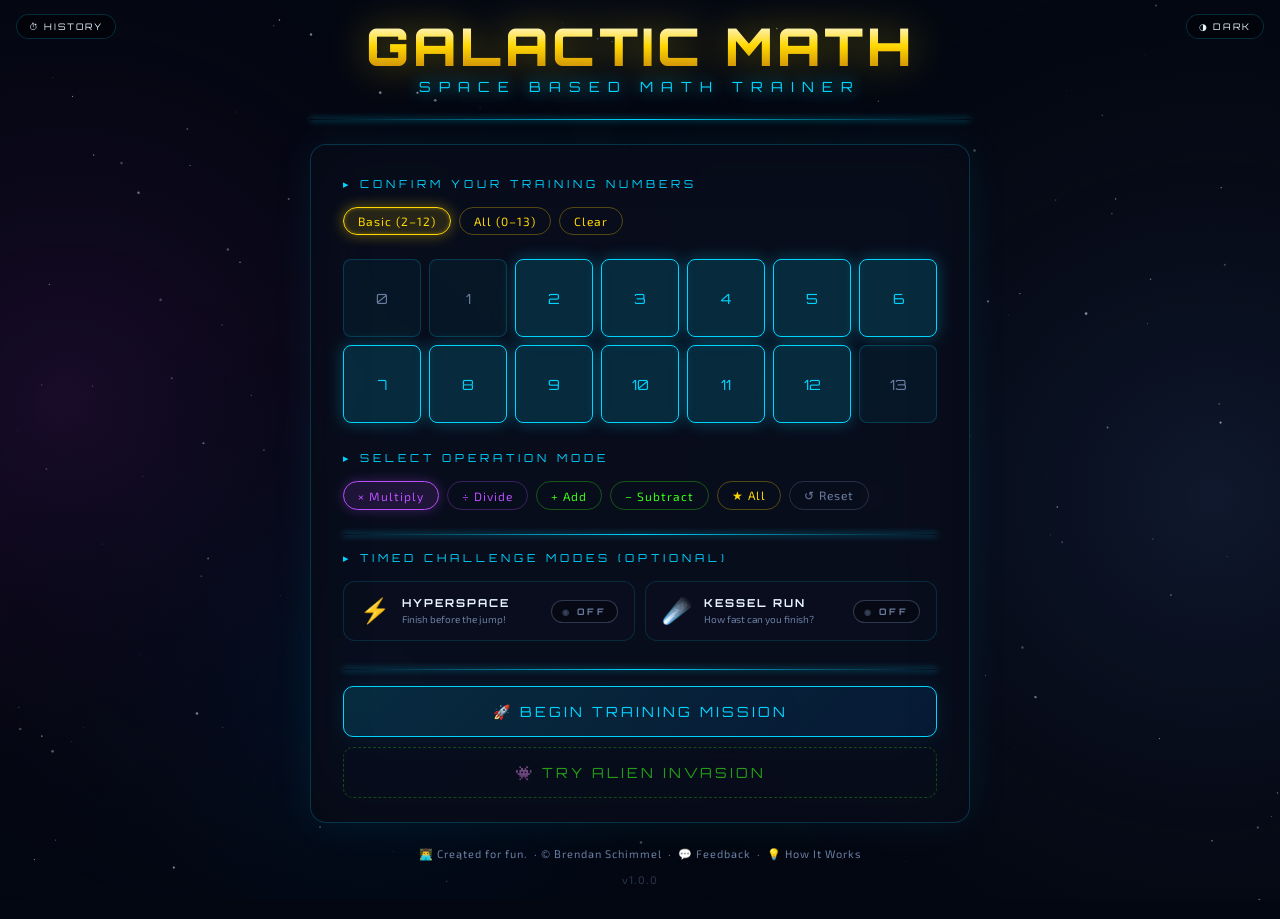
<file: index.html>
<!DOCTYPE html>
<html lang="en">
<head>
<meta charset="UTF-8">
<meta name="viewport" content="width=device-width, initial-scale=1.0, viewport-fit=cover">
<title>Galactic Math — Space themed free math trainer for kids</title>
<meta name="description" content="Space-themed math training for kids. Practice multiplication, division, addition, and subtraction in a galaxy full of planets, aliens, asteroids and more. Free, no login required.">

<!-- Open Graph -->
<meta property="og:type" content="website">
<meta property="og:site_name" content="Galactic Math">
<meta property="og:url" content="https://galacticmath.app/">
<meta property="og:title" content="Galactic Math — Space themed free math trainer for kids">
<meta property="og:description" content="Space-themed math training for kids. Practice multiplication, division, addition, and subtraction in a galaxy full of planets, aliens, asteroids and more. Free, no login required.">
<meta property="og:image" content="https://galacticmath.app/og-image-v2.png?v=2">
<meta property="og:image:secure_url" content="https://galacticmath.app/og-image-v2.png?v=2">
<meta property="og:image:type" content="image/png">
<meta property="og:image:width" content="1200">
<meta property="og:image:height" content="630">
<meta property="og:image:alt" content="Galactic Math — space-themed math training for kids">

<!-- Twitter Card -->
<meta name="twitter:card" content="summary_large_image">
<meta name="twitter:title" content="Galactic Math — Space themed free math trainer for kids">
<meta name="twitter:description" content="Space-themed math training for kids. Practice multiplication, division, addition, and subtraction in a galaxy full of planets, aliens, asteroids and more. Free, no login required.">
<meta name="twitter:image" content="https://galacticmath.app/og-image-v2.png?v=2">

<link href="https://fonts.googleapis.com/css2?family=Orbitron:wght@400;700;900&family=Exo+2:wght@300;400;600&display=swap" rel="stylesheet">
<link rel="icon" type="image/x-icon" href="/favicon.ico">
<link rel="icon" type="image/png" sizes="192x192" href="/favicon-192.png">
<link rel="apple-touch-icon" href="/favicon-192.png">
<link rel="stylesheet" href="assets/css/style.css">
</head>
<body>

<div id="compatBanner">
  <strong>⚠ Browser Warning</strong>
  Your browser may not support all features. For the best experience, use
  <strong>Chrome</strong>, <strong>Safari</strong>, <strong>Firefox</strong>, or <strong>Edge</strong>
  on Android, iPhone/iPad, or Windows.
  <button id="compatDismiss" onclick="document.getElementById('compatBanner').style.display='none'">DISMISS</button>
</div>

<canvas id="starfield"></canvas>
<canvas id="shipCanvas"></canvas>
<div class="congrats-banner" id="congratsBanner">
  <div class="congrats-text">YOU PASSED!</div>
  <div class="congrats-sub">THE FORCE IS STRONG WITH YOU</div>
</div>
<div class="congrats-banner" id="hyperWinBanner">
  <div class="congrats-text">LAUNCHING INTO HYPERSPACE!</div>
  <div class="congrats-sub">SIT BACK — JUMP SEQUENCE COMPLETE</div>
</div>
<div class="congrats-banner" id="hyperFailBanner">
  <div class="congrats-text">HYPERDRIVE JUMP FAILED!</div>
  <div class="congrats-sub">YOU WEREN'T READY IN TIME</div>
</div>

<button class="history-btn" id="historyBtn" onclick="openHistoryModal()" aria-label="Open session history">⏱ HISTORY</button>

<div class="history-modal" id="historyModal" onclick="closeHistoryOnBackdrop(event)">
  <div class="history-panel">
    <div class="history-panel-header">
      <span class="history-panel-title">▸ SESSION HISTORY</span>
      <button class="history-close-btn" onclick="closeHistoryModal()">✕</button>
    </div>
    <div id="historyModalList"></div>
  </div>
</div>

<button class="theme-btn" id="themeBtn" onclick="cycleTheme()" aria-label="Cycle colour theme">◑ DARK</button>

<div class="container">
<div class="kessel-penalty-flash" id="kesselPenaltyFlash">+5s</div>
  <div class="title-logo" onclick="newMission()" style="cursor:pointer" title="Back to start">
    <div class="title-main">GALACTIC MATH</div>
    <div class="title-sub">Space based math trainer</div>
  </div>

  <div class="saber-divider" style="margin: 16px 0 24px;"></div>

  <!-- SETUP SCREEN -->
  <div class="screen active" id="screen-setup">
    <div class="setup-card">
      <span class="setup-label">▸ Confirm your training numbers</span>

      <div class="quick-btns">
        <button class="quick-btn active-preset" id="presetBasic" onclick="selectRange(2,12,'presetBasic')">Basic (2–12)</button>
        <button class="quick-btn" id="presetAll" onclick="selectAll()">All (0–13)</button>
        <button class="quick-btn" id="presetClear" onclick="selectNone()">Clear</button>
      </div>

      <div class="number-grid" id="numGrid"></div>

      <span class="setup-label" style="margin-top:16px;">▸ Select operation mode</span>
      <div class="quick-btns" id="modeButtons">
        <button class="quick-btn mode-btn op-mul-div selected-mode" data-mode="multiply" onclick="toggleOp('multiply')">× Multiply</button>
        <button class="quick-btn mode-btn op-mul-div" data-mode="divide" onclick="toggleOp('divide')">÷ Divide</button>
        <button class="quick-btn mode-btn op-add-sub" data-mode="add" onclick="toggleOp('add')">+ Add</button>
        <button class="quick-btn mode-btn op-add-sub" data-mode="subtract" onclick="toggleOp('subtract')">− Subtract</button>
        <button class="quick-btn mode-btn" data-mode="all" onclick="selectAllOps()">★ All</button>
        <button class="quick-btn" onclick="resetOps()" style="border-color:rgba(107,127,163,0.3);color:var(--muted);">↺ Reset</button>
      </div>

      <div class="saber-divider" style="margin: 20px 0 16px;"></div>
      <span class="setup-label">▸ Timed Challenge Modes (Optional)</span>
      <div class="game-mode-tiles">
        <div class="game-mode-tile-wrap">
          <button class="game-mode-tile-btn" id="hyperspaceToggle" onclick="toggleHyperspace()">
            <span class="tile-icon">⚡</span>
            <div class="tile-body">
              <div class="tile-name">HYPERSPACE</div>
              <div class="tile-desc">Finish before the jump!</div>
            </div>
            <span class="tile-badge" id="hyperspaceBadge">OFF</span>
          </button>
          <div id="hyperspaceOptions">
            <div class="diff-grid" id="difficultyBtns">
              <button class="diff-btn selected-mode" data-diff="wicked-easy" onclick="setDifficulty('wicked-easy')">
                <span class="diff-icon">😌</span>
                <span class="diff-name">Wicked Easy</span>
                <span class="diff-time">5:00</span>
              </button>
              <button class="diff-btn" data-diff="harder" onclick="setDifficulty('harder')">
                <span class="diff-icon">😤</span>
                <span class="diff-name">Harder</span>
                <span class="diff-time">3:00</span>
              </button>
              <button class="diff-btn" data-diff="hyperdrive" onclick="setDifficulty('hyperdrive')">
                <span class="diff-icon">⚡</span>
                <span class="diff-name">Hyperdrive</span>
                <span class="diff-time">1:00</span>
              </button>
            </div>
          </div>
        </div>
        <div class="game-mode-tile-wrap">
          <button class="game-mode-tile-btn" id="kesselToggle" onclick="toggleKesselRun()">
            <span class="tile-icon">☄️</span>
            <div class="tile-body">
              <div class="tile-name">KESSEL RUN</div>
              <div class="tile-desc">How fast can you finish?</div>
            </div>
            <span class="tile-badge" id="kesselBadge">OFF</span>
          </button>
        </div>
      </div>

      <div class="error-msg" id="setupError"></div>
      <div class="saber-divider" style="margin: 20px 0 16px;"></div>
      <button class="btn-primary" onclick="startQuiz()" id="startBtn">
        <span>🚀 BEGIN TRAINING MISSION</span>
      </button>
      <button class="alien-invasion-link" onclick="launchAlienInvasion()">👾 Try Alien Invasion</button>
    </div>
  </div>

  <!-- QUIZ SCREEN -->
  <div class="screen" id="screen-quiz">
    <div class="quiz-header">
      <span class="progress-text" id="progressText">1 / 20</span>
      <div class="progress-bar-wrap">
        <div class="progress-bar-fill" id="progressFill" style="width:5%"></div>
      </div>
      <span class="score-live" id="scoreLive">0 ✓</span>
    </div>

    <div id="kesselContainer" style="display:none; margin-bottom:16px;">
      <div class="kessel-timer-row">
        <span class="kessel-label">☄️ KESSEL RUN</span>
        <span class="kessel-elapsed" id="kesselElapsed">0:00</span>
      </div>
      <div class="kessel-penalty-row">
        <span class="kessel-penalty-label">PENALTIES</span>
        <span class="kessel-penalty-count" id="kesselPenalties">+0s</span>
      </div>
    </div>

    <div id="hyperspaceContainer" style="display:none; margin-bottom:16px;">
      <div class="hyperspace-timer-row">
        <span class="hyperspace-label">🚀 HYPERSPACE LAUNCH IN</span>
        <span class="hyperspace-countdown" id="hyperspaceCountdown">10:00</span>
      </div>
      <div class="hyperspace-bar-outer">
        <div class="hyperspace-bar-fill" id="hyperspaceBarFill" style="width:100%"></div>
      </div>
      <div class="hyperspace-status-msg" id="hyperspaceStatusMsg"></div>
    </div>

    <div class="question-card">
      <div class="question-num" id="questionNum">PROBLEM 1 OF 20</div>
      <div class="question-text" id="questionText">? × ? = ?</div>
      <div class="answer-row">
        <input type="number" class="answer-input" id="answerInput"
               placeholder="?" autocomplete="off" inputmode="numeric"
               onkeydown="handleKey(event)" oninput="clearError()">
        <button class="submit-btn" id="submitBtn" onclick="submitAnswerTouch()">OK</button>
        <div class="feedback-flash" id="feedbackFlash"></div>
      </div>
      <div class="error-msg" id="quizError"></div>
      <div class="hint-text">Press <span>ENTER</span> to confirm</div>
    </div>

    <div class="nav-dots" id="navDots"></div>
    <div class="quiz-actions">
      <button class="restart-btn" onclick="restartQuiz()">↺ RESTART</button>
      <button class="quit-btn" onclick="sounds.abortMission(); newMission()">⌂ ABORT MISSION</button>
    </div>
  </div>

  <!-- RESULTS SCREEN -->
  <div class="screen" id="screen-results">
    <div class="results-card">
      <div class="rank-badge" id="rankBadge">🏆</div>
      <div class="rank-title" id="rankTitle" style="color: var(--gold);">JEDI MASTER</div>
      <div class="score-big" id="scoreBig">20/20</div>
      <div class="score-label">MISSIONS COMPLETED</div>

      <div class="results-breakdown">
        <div class="stat-box">
          <div class="stat-num green" id="correctCount">20</div>
          <div class="stat-label">CORRECT</div>
        </div>
        <div class="stat-box">
          <div class="stat-num red" id="wrongCount">0</div>
          <div class="stat-label">MISSED</div>
        </div>
      </div>

      <div id="kesselResult" style="display:none;" class="kessel-result">
        <div class="kessel-result-time" id="kesselResultTime">0:00</div>
        <div class="kessel-result-breakdown" id="kesselResultBreakdown"></div>
      </div>

      <div id="missedSection" style="display:none;">
        <div class="missed-section-label">▸ REVIEW MISSED PROBLEMS</div>
        <div class="missed-list" id="missedList"></div>
      </div>

      <div id="kesselSessionSection" style="display:none; margin-bottom:20px;">
        <div class="session-scores-label">▸ SESSION TIMES</div>
        <div id="kesselSessionList"></div>
      </div>

      <div id="sessionSection" style="display:none; margin-bottom:20px;">
        <div class="session-scores-label" style="color:var(--saber-blue);">▸ SESSION HISTORY</div>
        <div id="sessionList"></div>
      </div>

      <button class="btn-primary" onclick="retryQuiz()">↺ RETRY SAME NUMBERS</button>
      <button class="btn-secondary" onclick="newMission()">◈ NEW MISSION</button>
    </div>
  </div>

  <footer class="page-footer">
    👨‍💻 <a href="https://github.com/bmschimmel/galactic-math" target="_blank" rel="noopener">Created for fun.</a> &nbsp;·&nbsp;© <a href="https://www.linkedin.com/in/bmschimmel/" target="_blank" rel="noopener">Brendan Schimmel</a>
&nbsp;·&nbsp; <a href="pages/feedback.html"> 💬 Feedback</a> &nbsp;·&nbsp; <a href="pages/workflow.html"> 💡 How It Works</a>
    <div style="margin-top:4px; opacity:0.4;">v1.0.0</div>
  </footer>

</div>

<script src="assets/js/game.js" defer></script>


</body>
</html>
</file>
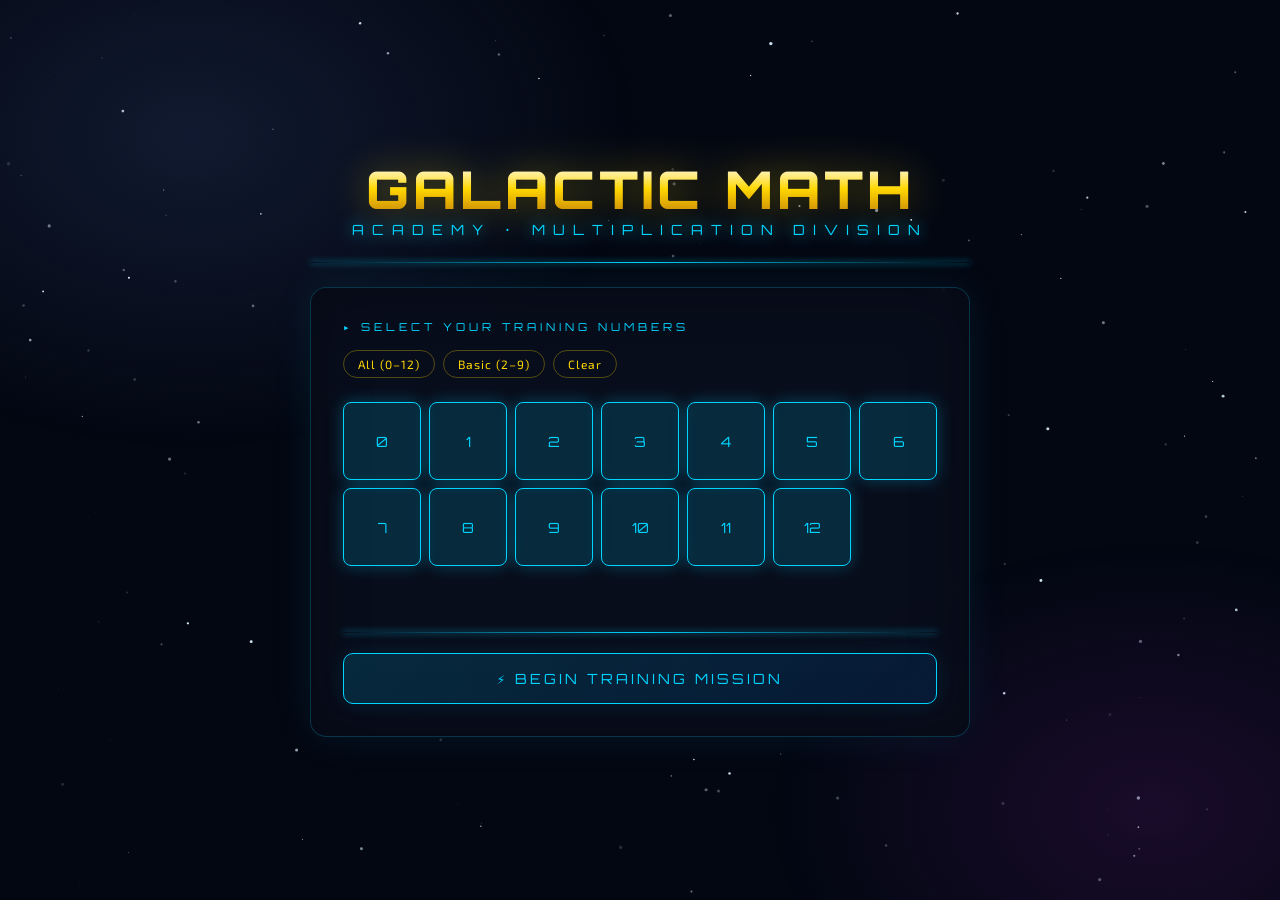
<file: galactic_math.html>
<!DOCTYPE html>
<html lang="en">
<head>
<meta charset="UTF-8">
<meta name="viewport" content="width=device-width, initial-scale=1.0">
<title>Galactic Math Academy</title>
<link href="https://fonts.googleapis.com/css2?family=Orbitron:wght@400;700;900&family=Exo+2:wght@300;400;600&display=swap" rel="stylesheet">
<style>
  :root {
    --space-black: #030712;
    --deep-space: #0a0f1e;
    --nebula-blue: #1a2744;
    --saber-blue: #00d4ff;
    --saber-green: #39ff14;
    --saber-red: #ff2d55;
    --gold: #ffd700;
    --star-white: #e8f4ff;
    --muted: #6b7fa3;
    --glow-blue: rgba(0, 212, 255, 0.3);
    --glow-green: rgba(57, 255, 20, 0.3);
    --glow-gold: rgba(255, 215, 0, 0.4);
  }

  * { margin: 0; padding: 0; box-sizing: border-box; }

  body {
    background: var(--space-black);
    color: var(--star-white);
    font-family: 'Exo 2', sans-serif;
    min-height: 100vh;
    overflow-x: hidden;
    position: relative;
  }

  /* Star field */
  #starfield {
    position: fixed;
    top: 0; left: 0;
    width: 100%; height: 100%;
    pointer-events: none;
    z-index: 0;
  }

  .star {
    position: absolute;
    background: white;
    border-radius: 50%;
    animation: twinkle var(--dur, 3s) ease-in-out infinite;
  }

  @keyframes twinkle {
    0%, 100% { opacity: var(--min-op, 0.2); transform: scale(1); }
    50% { opacity: 1; transform: scale(1.3); }
  }

  /* Nebula bg */
  body::before {
    content: '';
    position: fixed;
    top: -20%; left: -20%;
    width: 70%; height: 70%;
    background: radial-gradient(ellipse, rgba(26, 39, 68, 0.6) 0%, transparent 70%);
    pointer-events: none;
    z-index: 0;
  }

  body::after {
    content: '';
    position: fixed;
    bottom: -20%; right: -20%;
    width: 60%; height: 60%;
    background: radial-gradient(ellipse, rgba(60, 20, 80, 0.4) 0%, transparent 70%);
    pointer-events: none;
    z-index: 0;
  }

  .container {
    position: relative;
    z-index: 1;
    max-width: 700px;
    margin: 0 auto;
    padding: 20px;
    min-height: 100vh;
    display: flex;
    flex-direction: column;
    align-items: center;
    justify-content: center;
  }

  /* ===== TITLE ===== */
  .title-logo {
    text-align: center;
    margin-bottom: 8px;
  }

  .title-main {
    font-family: 'Orbitron', monospace;
    font-size: clamp(28px, 6vw, 52px);
    font-weight: 900;
    letter-spacing: 4px;
    background: linear-gradient(180deg, #fff 0%, var(--gold) 50%, #c8860a 100%);
    -webkit-background-clip: text;
    -webkit-text-fill-color: transparent;
    background-clip: text;
    text-shadow: none;
    filter: drop-shadow(0 0 20px var(--glow-gold));
    line-height: 1;
  }

  .title-sub {
    font-family: 'Orbitron', monospace;
    font-size: clamp(10px, 2vw, 14px);
    letter-spacing: 8px;
    color: var(--saber-blue);
    text-transform: uppercase;
    margin-top: 6px;
    filter: drop-shadow(0 0 8px var(--saber-blue));
  }

  /* ===== SCREENS ===== */
  .screen {
    width: 100%;
    display: none;
    animation: fadeIn 0.4s ease;
  }

  .screen.active { display: block; }

  @keyframes fadeIn {
    from { opacity: 0; transform: translateY(10px); }
    to { opacity: 1; transform: translateY(0); }
  }

  /* ===== SETUP SCREEN ===== */
  .setup-card {
    background: rgba(10, 15, 30, 0.85);
    border: 1px solid rgba(0, 212, 255, 0.2);
    border-radius: 16px;
    padding: 32px;
    backdrop-filter: blur(10px);
    box-shadow: 0 0 40px rgba(0, 212, 255, 0.08), inset 0 0 60px rgba(0, 0, 0, 0.3);
  }

  .setup-label {
    font-family: 'Orbitron', monospace;
    font-size: 11px;
    letter-spacing: 4px;
    color: var(--saber-blue);
    text-transform: uppercase;
    margin-bottom: 16px;
    display: block;
  }

  .number-grid {
    display: grid;
    grid-template-columns: repeat(7, 1fr);
    gap: 8px;
    margin-bottom: 28px;
  }

  .num-btn {
    aspect-ratio: 1;
    background: rgba(0, 212, 255, 0.05);
    border: 1px solid rgba(0, 212, 255, 0.2);
    border-radius: 8px;
    color: var(--muted);
    font-family: 'Orbitron', monospace;
    font-size: 14px;
    cursor: pointer;
    transition: all 0.2s;
    display: flex;
    align-items: center;
    justify-content: center;
  }

  .num-btn:hover {
    border-color: var(--saber-blue);
    color: var(--saber-blue);
    background: rgba(0, 212, 255, 0.1);
    box-shadow: 0 0 12px var(--glow-blue);
  }

  .num-btn.selected {
    background: rgba(0, 212, 255, 0.15);
    border-color: var(--saber-blue);
    color: var(--saber-blue);
    box-shadow: 0 0 16px var(--glow-blue);
  }

  .quick-btns {
    display: flex;
    gap: 8px;
    margin-bottom: 24px;
    flex-wrap: wrap;
  }

  .quick-btn {
    padding: 6px 14px;
    background: transparent;
    border: 1px solid rgba(255, 215, 0, 0.3);
    border-radius: 20px;
    color: var(--gold);
    font-family: 'Exo 2', sans-serif;
    font-size: 12px;
    cursor: pointer;
    transition: all 0.2s;
    letter-spacing: 1px;
  }

  .quick-btn:hover {
    background: rgba(255, 215, 0, 0.1);
    box-shadow: 0 0 10px var(--glow-gold);
  }

  /* ===== BUTTONS ===== */
  .btn-primary {
    width: 100%;
    padding: 16px;
    background: linear-gradient(135deg, rgba(0, 212, 255, 0.15), rgba(0, 100, 200, 0.15));
    border: 1px solid var(--saber-blue);
    border-radius: 10px;
    color: var(--saber-blue);
    font-family: 'Orbitron', monospace;
    font-size: 14px;
    letter-spacing: 3px;
    cursor: pointer;
    transition: all 0.25s;
    text-transform: uppercase;
    box-shadow: 0 0 20px rgba(0, 212, 255, 0.1);
  }

  .btn-primary:hover:not(:disabled) {
    background: linear-gradient(135deg, rgba(0, 212, 255, 0.25), rgba(0, 100, 200, 0.25));
    box-shadow: 0 0 30px rgba(0, 212, 255, 0.3);
    transform: translateY(-1px);
  }

  .btn-primary:disabled {
    opacity: 0.4;
    cursor: not-allowed;
  }

  /* ===== QUIZ SCREEN ===== */
  .quiz-header {
    display: flex;
    justify-content: space-between;
    align-items: center;
    margin-bottom: 24px;
    padding: 12px 16px;
    background: rgba(10, 15, 30, 0.7);
    border: 1px solid rgba(0, 212, 255, 0.15);
    border-radius: 10px;
  }

  .progress-text {
    font-family: 'Orbitron', monospace;
    font-size: 12px;
    color: var(--saber-blue);
    letter-spacing: 2px;
  }

  .progress-bar-wrap {
    flex: 1;
    height: 4px;
    background: rgba(255,255,255,0.1);
    border-radius: 2px;
    margin: 0 16px;
    overflow: hidden;
  }

  .progress-bar-fill {
    height: 100%;
    background: linear-gradient(90deg, var(--saber-blue), var(--saber-green));
    border-radius: 2px;
    transition: width 0.4s ease;
    box-shadow: 0 0 8px var(--saber-blue);
  }

  .score-live {
    font-family: 'Orbitron', monospace;
    font-size: 12px;
    color: var(--saber-green);
    letter-spacing: 2px;
  }

  .question-card {
    background: rgba(10, 15, 30, 0.85);
    border: 1px solid rgba(0, 212, 255, 0.2);
    border-radius: 20px;
    padding: 40px 32px;
    text-align: center;
    backdrop-filter: blur(10px);
    box-shadow: 0 0 60px rgba(0, 212, 255, 0.06);
    position: relative;
    overflow: hidden;
  }

  .question-card::before {
    content: '';
    position: absolute;
    top: 0; left: 50%;
    transform: translateX(-50%);
    width: 40%;
    height: 1px;
    background: linear-gradient(90deg, transparent, var(--saber-blue), transparent);
  }

  .question-num {
    font-family: 'Orbitron', monospace;
    font-size: 10px;
    letter-spacing: 4px;
    color: var(--muted);
    margin-bottom: 20px;
    text-transform: uppercase;
  }

  .question-text {
    font-family: 'Orbitron', monospace;
    font-size: clamp(36px, 10vw, 72px);
    font-weight: 900;
    color: var(--star-white);
    margin-bottom: 32px;
    letter-spacing: 4px;
    text-shadow: 0 0 30px rgba(255,255,255,0.2);
  }

  .answer-input {
    width: 160px;
    padding: 16px;
    background: rgba(0, 212, 255, 0.05);
    border: 2px solid rgba(0, 212, 255, 0.3);
    border-radius: 12px;
    color: var(--saber-blue);
    font-family: 'Orbitron', monospace;
    font-size: 28px;
    text-align: center;
    outline: none;
    transition: all 0.2s;
    caret-color: var(--saber-blue);
  }

  .answer-input:focus {
    border-color: var(--saber-blue);
    box-shadow: 0 0 20px var(--glow-blue);
    background: rgba(0, 212, 255, 0.08);
  }

  .answer-input.correct {
    border-color: var(--saber-green);
    color: var(--saber-green);
    box-shadow: 0 0 20px var(--glow-green);
    animation: pulse-green 0.4s ease;
  }

  .answer-input.wrong {
    border-color: var(--saber-red);
    color: var(--saber-red);
    box-shadow: 0 0 20px rgba(255, 45, 85, 0.3);
    animation: shake 0.3s ease;
  }

  @keyframes pulse-green {
    0% { transform: scale(1); }
    50% { transform: scale(1.08); }
    100% { transform: scale(1); }
  }

  @keyframes shake {
    0%, 100% { transform: translateX(0); }
    25% { transform: translateX(-8px); }
    75% { transform: translateX(8px); }
  }

  .hint-text {
    margin-top: 16px;
    font-size: 12px;
    color: var(--muted);
    letter-spacing: 1px;
  }

  .hint-text span {
    color: var(--saber-blue);
    font-family: 'Orbitron', monospace;
    font-size: 10px;
  }

  .feedback-flash {
    position: absolute;
    top: 50%;
    left: 50%;
    transform: translate(-50%, -50%);
    font-family: 'Orbitron', monospace;
    font-size: 48px;
    pointer-events: none;
    opacity: 0;
    transition: opacity 0.1s;
  }

  .feedback-flash.show-correct {
    opacity: 1;
    animation: floatUp 0.6s ease forwards;
    color: var(--saber-green);
    filter: drop-shadow(0 0 12px var(--saber-green));
  }

  .feedback-flash.show-wrong {
    opacity: 1;
    animation: floatUp 0.6s ease forwards;
    color: var(--saber-red);
    filter: drop-shadow(0 0 12px var(--saber-red));
  }

  @keyframes floatUp {
    0% { opacity: 1; transform: translate(-50%, -50%) scale(0.5); }
    50% { opacity: 1; transform: translate(-50%, -80%) scale(1.2); }
    100% { opacity: 0; transform: translate(-50%, -120%) scale(0.8); }
  }

  /* ===== RESULTS ===== */
  .results-card {
    background: rgba(10, 15, 30, 0.9);
    border: 1px solid rgba(255, 215, 0, 0.2);
    border-radius: 20px;
    padding: 40px 32px;
    text-align: center;
    backdrop-filter: blur(10px);
    box-shadow: 0 0 60px rgba(255, 215, 0, 0.06);
  }

  .rank-badge {
    font-size: 64px;
    margin-bottom: 8px;
    animation: spin-in 0.6s cubic-bezier(0.175, 0.885, 0.32, 1.275);
  }

  @keyframes spin-in {
    from { transform: scale(0) rotate(-180deg); opacity: 0; }
    to { transform: scale(1) rotate(0deg); opacity: 1; }
  }

  .rank-title {
    font-family: 'Orbitron', monospace;
    font-size: 22px;
    font-weight: 900;
    letter-spacing: 3px;
    margin-bottom: 8px;
  }

  .score-big {
    font-family: 'Orbitron', monospace;
    font-size: clamp(48px, 12vw, 80px);
    font-weight: 900;
    line-height: 1;
    margin: 20px 0;
    background: linear-gradient(180deg, #fff 0%, var(--gold) 100%);
    -webkit-background-clip: text;
    -webkit-text-fill-color: transparent;
    background-clip: text;
    filter: drop-shadow(0 0 20px var(--glow-gold));
  }

  .score-label {
    color: var(--muted);
    font-size: 13px;
    letter-spacing: 2px;
    margin-bottom: 28px;
  }

  .results-breakdown {
    display: grid;
    grid-template-columns: 1fr 1fr;
    gap: 12px;
    margin-bottom: 28px;
  }

  .stat-box {
    background: rgba(0,0,0,0.3);
    border: 1px solid rgba(255,255,255,0.08);
    border-radius: 10px;
    padding: 14px;
  }

  .stat-num {
    font-family: 'Orbitron', monospace;
    font-size: 28px;
    font-weight: 700;
  }

  .stat-num.green { color: var(--saber-green); filter: drop-shadow(0 0 8px var(--saber-green)); }
  .stat-num.red { color: var(--saber-red); }

  .stat-label {
    font-size: 11px;
    color: var(--muted);
    letter-spacing: 2px;
    margin-top: 4px;
  }

  .missed-list {
    text-align: left;
    margin-bottom: 24px;
    max-height: 160px;
    overflow-y: auto;
    padding-right: 4px;
  }

  .missed-list::-webkit-scrollbar { width: 4px; }
  .missed-list::-webkit-scrollbar-track { background: transparent; }
  .missed-list::-webkit-scrollbar-thumb { background: var(--saber-red); border-radius: 2px; }

  .missed-item {
    display: flex;
    justify-content: space-between;
    align-items: center;
    padding: 8px 12px;
    background: rgba(255, 45, 85, 0.05);
    border: 1px solid rgba(255, 45, 85, 0.15);
    border-radius: 6px;
    margin-bottom: 6px;
    font-size: 13px;
  }

  .missed-q { color: var(--star-white); font-family: 'Orbitron', monospace; font-size: 12px; }
  .missed-yours { color: var(--saber-red); font-size: 12px; }
  .missed-correct { color: var(--saber-green); font-family: 'Orbitron', monospace; font-size: 12px; }

  .missed-section-label {
    font-family: 'Orbitron', monospace;
    font-size: 10px;
    letter-spacing: 3px;
    color: var(--saber-red);
    margin-bottom: 10px;
    text-align: left;
  }

  .btn-secondary {
    width: 100%;
    padding: 14px;
    background: transparent;
    border: 1px solid rgba(255, 215, 0, 0.4);
    border-radius: 10px;
    color: var(--gold);
    font-family: 'Orbitron', monospace;
    font-size: 13px;
    letter-spacing: 3px;
    cursor: pointer;
    transition: all 0.25s;
    margin-top: 10px;
  }

  .btn-secondary:hover {
    background: rgba(255, 215, 0, 0.08);
    box-shadow: 0 0 20px var(--glow-gold);
  }

  /* Lightsaber divider */
  .saber-divider {
    width: 100%;
    height: 1px;
    background: linear-gradient(90deg, transparent, var(--saber-blue), transparent);
    margin: 20px 0;
    box-shadow: 0 0 6px var(--saber-blue);
  }

  /* Nav dots */
  .nav-dots {
    display: flex;
    gap: 6px;
    justify-content: center;
    margin-top: 20px;
    flex-wrap: wrap;
    max-width: 500px;
    margin-left: auto;
    margin-right: auto;
  }

  .nav-dot {
    width: 10px;
    height: 10px;
    border-radius: 50%;
    background: rgba(255,255,255,0.1);
    border: 1px solid rgba(255,255,255,0.15);
    cursor: pointer;
    transition: all 0.2s;
  }

  .nav-dot.answered-correct { background: var(--saber-green); border-color: var(--saber-green); box-shadow: 0 0 6px var(--saber-green); }
  .nav-dot.answered-wrong { background: var(--saber-red); border-color: var(--saber-red); }
  .nav-dot.current { border-color: var(--saber-blue); box-shadow: 0 0 8px var(--saber-blue); transform: scale(1.3); }

  .error-msg {
    color: var(--saber-red);
    font-size: 12px;
    letter-spacing: 1px;
    margin-top: 10px;
    min-height: 18px;
    font-family: 'Orbitron', monospace;
  }

  /* ===== SPACESHIP FLYBY ===== */
  #shipCanvas {
    position: fixed;
    top: 0; left: 0;
    width: 100%; height: 100%;
    pointer-events: none;
    z-index: 100;
  }

  .congrats-banner {
    position: fixed;
    top: 50%;
    left: 50%;
    transform: translate(-50%, -50%) scale(0);
    z-index: 101;
    text-align: center;
    pointer-events: none;
    animation: none;
  }

  .congrats-banner.show {
    animation: bannerPop 0.6s cubic-bezier(0.175, 0.885, 0.32, 1.275) 0.4s forwards;
  }

  @keyframes bannerPop {
    0%   { transform: translate(-50%, -50%) scale(0); opacity: 0; }
    60%  { transform: translate(-50%, -50%) scale(1.1); opacity: 1; }
    100% { transform: translate(-50%, -50%) scale(1); opacity: 1; }
  }

  .congrats-text {
    font-family: 'Orbitron', monospace;
    font-size: clamp(20px, 5vw, 40px);
    font-weight: 900;
    letter-spacing: 6px;
    background: linear-gradient(180deg, #fff 0%, var(--gold) 60%, #e67e00 100%);
    -webkit-background-clip: text;
    -webkit-text-fill-color: transparent;
    background-clip: text;
    filter: drop-shadow(0 0 30px var(--gold));
    text-shadow: none;
  }

  .congrats-sub {
    font-family: 'Orbitron', monospace;
    font-size: clamp(8px, 2vw, 12px);
    letter-spacing: 6px;
    color: var(--saber-blue);
    margin-top: 6px;
    filter: drop-shadow(0 0 8px var(--saber-blue));
  }
</style>
</head>
<body>

<canvas id="starfield"></canvas>
<canvas id="shipCanvas"></canvas>
<div class="congrats-banner" id="congratsBanner">
  <div class="congrats-text">YOU PASSED!</div>
  <div class="congrats-sub">THE FORCE IS STRONG WITH YOU</div>
</div>

<div class="container">
  <div class="title-logo">
    <div class="title-main">GALACTIC MATH</div>
    <div class="title-sub">Academy · Multiplication Division</div>
  </div>

  <div class="saber-divider" style="margin: 16px 0 24px;"></div>

  <!-- SETUP SCREEN -->
  <div class="screen active" id="screen-setup">
    <div class="setup-card">
      <span class="setup-label">▸ Select your training numbers</span>

      <div class="quick-btns">
        <button class="quick-btn" onclick="selectAll()">All (0–12)</button>
        <button class="quick-btn" onclick="selectRange(2,9)">Basic (2–9)</button>
        <button class="quick-btn" onclick="selectNone()">Clear</button>
      </div>

      <div class="number-grid" id="numGrid"></div>

      <div class="error-msg" id="setupError"></div>
      <div class="saber-divider"></div>
      <button class="btn-primary" onclick="startQuiz()" id="startBtn">
        ⚡ BEGIN TRAINING MISSION
      </button>
    </div>
  </div>

  <!-- QUIZ SCREEN -->
  <div class="screen" id="screen-quiz">
    <div class="quiz-header">
      <span class="progress-text" id="progressText">1 / 20</span>
      <div class="progress-bar-wrap">
        <div class="progress-bar-fill" id="progressFill" style="width:5%"></div>
      </div>
      <span class="score-live" id="scoreLive">0 ✓</span>
    </div>

    <div class="question-card">
      <div class="feedback-flash" id="feedbackFlash">✓</div>
      <div class="question-num" id="questionNum">PROBLEM 1 OF 20</div>
      <div class="question-text" id="questionText">? × ? = ?</div>
      <input type="number" class="answer-input" id="answerInput"
             placeholder="?" autocomplete="off" inputmode="numeric"
             onkeydown="handleKey(event)" oninput="clearError()">
      <div class="error-msg" id="quizError"></div>
      <div class="hint-text">Press <span>ENTER</span> to confirm · <span>←→</span> skip questions</div>
    </div>

    <div class="nav-dots" id="navDots"></div>
  </div>

  <!-- RESULTS SCREEN -->
  <div class="screen" id="screen-results">
    <div class="results-card">
      <div class="rank-badge" id="rankBadge">🏆</div>
      <div class="rank-title" id="rankTitle" style="color: var(--gold);">JEDI MASTER</div>
      <div class="score-big" id="scoreBig">20/20</div>
      <div class="score-label">MISSIONS COMPLETED</div>

      <div class="results-breakdown">
        <div class="stat-box">
          <div class="stat-num green" id="correctCount">20</div>
          <div class="stat-label">CORRECT</div>
        </div>
        <div class="stat-box">
          <div class="stat-num red" id="wrongCount">0</div>
          <div class="stat-label">MISSED</div>
        </div>
      </div>

      <div id="missedSection" style="display:none;">
        <div class="missed-section-label">▸ REVIEW MISSED PROBLEMS</div>
        <div class="missed-list" id="missedList"></div>
      </div>

      <button class="btn-primary" onclick="retryQuiz()">↺ RETRY SAME NUMBERS</button>
      <button class="btn-secondary" onclick="newMission()">◈ NEW MISSION</button>
    </div>
  </div>

</div>

<script>
// ===== STARS =====
(function() {
  const canvas = document.getElementById('starfield');
  const ctx = canvas.getContext('2d');
  let stars = [];

  function resize() {
    canvas.width = window.innerWidth;
    canvas.height = window.innerHeight;
    buildStars();
  }

  function buildStars() {
    stars = [];
    const count = Math.floor((canvas.width * canvas.height) / 6000);
    for (let i = 0; i < count; i++) {
      stars.push({
        x: Math.random() * canvas.width,
        y: Math.random() * canvas.height,
        r: Math.random() * 1.5 + 0.2,
        op: Math.random(),
        speed: Math.random() * 0.008 + 0.002,
        phase: Math.random() * Math.PI * 2
      });
    }
  }

  function draw(t) {
    ctx.clearRect(0, 0, canvas.width, canvas.height);
    stars.forEach(s => {
      const op = 0.15 + 0.85 * (0.5 + 0.5 * Math.sin(t * s.speed * 1000 + s.phase));
      ctx.beginPath();
      ctx.arc(s.x, s.y, s.r, 0, Math.PI * 2);
      ctx.fillStyle = `rgba(220, 240, 255, ${op})`;
      ctx.fill();
    });
    requestAnimationFrame(draw);
  }

  window.addEventListener('resize', resize);
  resize();
  requestAnimationFrame(draw);
})();

// ===== AUDIO ENGINE (Web Audio API) =====
let audioCtx = null;
function getAudio() {
  if (!audioCtx) audioCtx = new (window.AudioContext || window.webkitAudioContext)();
  return audioCtx;
}

function playTone(freq, type, duration, vol = 0.18, attack = 0.005, decay = 0.1) {
  try {
    const ctx = getAudio();
    const osc = ctx.createOscillator();
    const gain = ctx.createGain();
    osc.connect(gain);
    gain.connect(ctx.destination);
    osc.type = type;
    osc.frequency.setValueAtTime(freq, ctx.currentTime);
    gain.gain.setValueAtTime(0, ctx.currentTime);
    gain.gain.linearRampToValueAtTime(vol, ctx.currentTime + attack);
    gain.gain.exponentialRampToValueAtTime(0.001, ctx.currentTime + duration);
    osc.start(ctx.currentTime);
    osc.stop(ctx.currentTime + duration + 0.05);
  } catch(e) {}
}

function playFreqSweep(startFreq, endFreq, type, duration, vol = 0.15) {
  try {
    const ctx = getAudio();
    const osc = ctx.createOscillator();
    const gain = ctx.createGain();
    osc.connect(gain);
    gain.connect(ctx.destination);
    osc.type = type;
    osc.frequency.setValueAtTime(startFreq, ctx.currentTime);
    osc.frequency.exponentialRampToValueAtTime(endFreq, ctx.currentTime + duration);
    gain.gain.setValueAtTime(vol, ctx.currentTime);
    gain.gain.exponentialRampToValueAtTime(0.001, ctx.currentTime + duration);
    osc.start(ctx.currentTime);
    osc.stop(ctx.currentTime + duration + 0.05);
  } catch(e) {}
}

function playNoise(duration, vol = 0.06, highpass = 800) {
  try {
    const ctx = getAudio();
    const bufSize = ctx.sampleRate * duration;
    const buf = ctx.createBuffer(1, bufSize, ctx.sampleRate);
    const data = buf.getChannelData(0);
    for (let i = 0; i < bufSize; i++) data[i] = Math.random() * 2 - 1;
    const src = ctx.createBufferSource();
    src.buffer = buf;
    const filter = ctx.createBiquadFilter();
    filter.type = 'highpass';
    filter.frequency.value = highpass;
    const gain = ctx.createGain();
    gain.gain.setValueAtTime(vol, ctx.currentTime);
    gain.gain.exponentialRampToValueAtTime(0.001, ctx.currentTime + duration);
    src.connect(filter);
    filter.connect(gain);
    gain.connect(ctx.destination);
    src.start();
    src.stop(ctx.currentTime + duration + 0.05);
  } catch(e) {}
}

// Sound library
const sounds = {
  keypress() {
    playTone(880 + Math.random() * 440, 'sine', 0.08, 0.06);
  },
  correct() {
    // Ascending lightsaber hum + chime
    playFreqSweep(300, 900, 'sine', 0.25, 0.12);
    setTimeout(() => playTone(1200, 'sine', 0.2, 0.1), 80);
    setTimeout(() => playTone(1600, 'sine', 0.15, 0.08), 180);
  },
  wrong() {
    // Descending imperial-style buzz
    playFreqSweep(400, 80, 'sawtooth', 0.35, 0.1);
    setTimeout(() => playFreqSweep(300, 60, 'square', 0.25, 0.2), 100);
  },
  navigate() {
    playTone(660, 'sine', 0.1, 0.07);
  },
  submit() {
    // Beep-boop R2D2 style
    playTone(1320, 'sine', 0.07, 0.1);
    setTimeout(() => playTone(1760, 'sine', 0.07, 0.08), 80);
  },
  missionStart() {
    // Hyperdrive spool: rising sweep + thud
    playFreqSweep(100, 800, 'sawtooth', 0.6, 0.1);
    setTimeout(() => playNoise(0.2, 0.1, 400), 400);
    setTimeout(() => playFreqSweep(800, 200, 'sine', 0.3, 0.08), 600);
  },
  victory() {
    // Triumphant fanfare (Star Wars-ish 4-note motif)
    const notes = [392, 523, 659, 784];
    notes.forEach((f, i) => {
      setTimeout(() => {
        playTone(f, 'sine', 0.4, 0.15);
        playTone(f * 0.5, 'triangle', 0.3, 0.08);
      }, i * 130);
    });
    setTimeout(() => {
      playTone(1047, 'sine', 0.6, 0.18);
      playTone(784, 'sine', 0.4, 0.12);
    }, 560);
  },
  blasterFlyby() {
    // Tie-fighter-like whoosh: noise burst + pitch sweep
    playNoise(0.15, 0.12, 200);
    playFreqSweep(1200, 180, 'sawtooth', 0.4, 0.08);
    setTimeout(() => playFreqSweep(800, 120, 'square', 0.3, 0.06), 80);
  }
};

// ===== SPACESHIP FLYBY =====
const shipCanvas = document.getElementById('shipCanvas');
const shipCtx = shipCanvas.getContext('2d');
let shipAnimFrame = null;
let exhaustParticles = [];

function resizeShipCanvas() {
  shipCanvas.width = window.innerWidth;
  shipCanvas.height = window.innerHeight;
}
resizeShipCanvas();
window.addEventListener('resize', resizeShipCanvas);

function drawXWing(ctx, x, y, scale, angle) {
  ctx.save();
  ctx.translate(x, y);
  ctx.rotate(angle);
  ctx.scale(scale, scale);

  // Engine glow
  const glow = ctx.createRadialGradient(-28, 0, 2, -28, 0, 22);
  glow.addColorStop(0, 'rgba(100, 200, 255, 0.9)');
  glow.addColorStop(0.4, 'rgba(50, 120, 255, 0.4)');
  glow.addColorStop(1, 'transparent');
  ctx.beginPath();
  ctx.arc(-28, 0, 22, 0, Math.PI * 2);
  ctx.fillStyle = glow;
  ctx.fill();

  // Main fuselage
  ctx.beginPath();
  ctx.moveTo(40, 0);
  ctx.lineTo(-30, -5);
  ctx.lineTo(-40, -4);
  ctx.lineTo(-40, 4);
  ctx.lineTo(-30, 5);
  ctx.closePath();
  ctx.fillStyle = '#c8d0e0';
  ctx.fill();
  ctx.strokeStyle = '#8090a8';
  ctx.lineWidth = 0.5;
  ctx.stroke();

  // Cockpit
  ctx.beginPath();
  ctx.ellipse(16, 0, 10, 5, 0, 0, Math.PI * 2);
  ctx.fillStyle = '#88ccff';
  ctx.fill();
  ctx.strokeStyle = '#5599cc';
  ctx.lineWidth = 0.5;
  ctx.stroke();

  // Nose
  ctx.beginPath();
  ctx.moveTo(40, 0);
  ctx.lineTo(25, -2);
  ctx.lineTo(25, 2);
  ctx.closePath();
  ctx.fillStyle = '#ff4444';
  ctx.fill();

  // S-foils (X-wings open)
  // Top-right wing
  ctx.beginPath();
  ctx.moveTo(10, -4);
  ctx.lineTo(-10, -22);
  ctx.lineTo(-25, -20);
  ctx.lineTo(-15, -4);
  ctx.closePath();
  ctx.fillStyle = '#b0baca';
  ctx.fill();
  ctx.strokeStyle = '#7080a0';
  ctx.lineWidth = 0.5;
  ctx.stroke();

  // Bottom-right wing
  ctx.beginPath();
  ctx.moveTo(10, 4);
  ctx.lineTo(-10, 22);
  ctx.lineTo(-25, 20);
  ctx.lineTo(-15, 4);
  ctx.closePath();
  ctx.fillStyle = '#b0baca';
  ctx.fill();
  ctx.stroke();

  // Top-left wing
  ctx.beginPath();
  ctx.moveTo(-5, -4);
  ctx.lineTo(-20, -14);
  ctx.lineTo(-32, -12);
  ctx.lineTo(-22, -3);
  ctx.closePath();
  ctx.fillStyle = '#a8b8c8';
  ctx.fill();
  ctx.stroke();

  // Bottom-left wing
  ctx.beginPath();
  ctx.moveTo(-5, 4);
  ctx.lineTo(-20, 14);
  ctx.lineTo(-32, 12);
  ctx.lineTo(-22, 3);
  ctx.closePath();
  ctx.fillStyle = '#a8b8c8';
  ctx.fill();
  ctx.stroke();

  // Red stripe detail
  ctx.beginPath();
  ctx.rect(-5, -5.5, 20, 2);
  ctx.fillStyle = '#cc3333';
  ctx.fill();
  ctx.beginPath();
  ctx.rect(-5, 3.5, 20, 2);
  ctx.fillStyle = '#cc3333';
  ctx.fill();

  // Engine nozzle
  ctx.beginPath();
  ctx.ellipse(-38, 0, 5, 3.5, 0, 0, Math.PI * 2);
  ctx.fillStyle = '#334466';
  ctx.fill();

  // Engine core
  ctx.beginPath();
  ctx.ellipse(-37, 0, 3, 2, 0, 0, Math.PI * 2);
  ctx.fillStyle = '#88ccff';
  ctx.fill();

  ctx.restore();
}

function spawnExhaust(x, y, angle) {
  for (let i = 0; i < 3; i++) {
    const spread = (Math.random() - 0.5) * 0.4;
    const spd = 3 + Math.random() * 3;
    exhaustParticles.push({
      x, y,
      vx: Math.cos(angle + Math.PI + spread) * spd,
      vy: Math.sin(angle + Math.PI + spread) * spd,
      life: 1,
      size: 3 + Math.random() * 4
    });
  }
}

let shipX, shipY, shipAngle, shipSpeed, shipScale;
let shipActive = false;
let shipTime = 0;
let victoryBannerShown = false;

function launchShip() {
  if (shipActive) return;
  exhaustParticles = [];
  shipActive = true;
  shipTime = 0;
  victoryBannerShown = false;

  const W = shipCanvas.width;
  const H = shipCanvas.height;

  // Fly diagonally from bottom-left to top-right, looping twice
  shipX = -100;
  shipY = H * 0.7;
  const targetX = W + 150;
  const targetY = H * 0.15;
  shipAngle = Math.atan2(targetY - shipY, targetX - shipX);
  shipSpeed = W / 120; // crosses in ~2 sec at 60fps
  shipScale = Math.min(W, H) / 400;

  sounds.blasterFlyby();

  let pass = 0;
  const totalPasses = 2;

  function animateShip() {
    const W2 = shipCanvas.width;
    const H2 = shipCanvas.height;
    shipCtx.clearRect(0, 0, W2, H2);

    // Update particles
    exhaustParticles = exhaustParticles.filter(p => p.life > 0.02);
    exhaustParticles.forEach(p => {
      p.x += p.vx;
      p.y += p.vy;
      p.life -= 0.04;
      const alpha = p.life;
      const r = Math.floor(80 + 175 * alpha);
      const g = Math.floor(140 + 115 * alpha);
      const b = 255;
      shipCtx.beginPath();
      shipCtx.arc(p.x, p.y, p.size * p.life, 0, Math.PI * 2);
      shipCtx.fillStyle = `rgba(${r},${g},${b},${alpha * 0.8})`;
      shipCtx.fill();
    });

    // Move ship
    shipX += Math.cos(shipAngle) * shipSpeed;
    shipY += Math.sin(shipAngle) * shipSpeed;
    shipTime++;

    spawnExhaust(shipX, shipY, shipAngle);
    drawXWing(shipCtx, shipX, shipY, shipScale, shipAngle);

    // Show banner mid-first-pass
    if (!victoryBannerShown && shipX > W2 * 0.3) {
      victoryBannerShown = true;
      const banner = document.getElementById('congratsBanner');
      banner.classList.add('show');
      sounds.victory();
      setTimeout(() => {
        banner.classList.remove('show');
        banner.style.animation = 'none';
      }, 3500);
    }

    // Check if off-screen → loop
    if (shipX > W2 + 150 || shipY < -150) {
      pass++;
      if (pass < totalPasses) {
        // Second pass: bottom-right to top-left, slightly different
        if (pass === 1) {
          shipX = W2 + 100;
          shipY = H2 * 0.55;
          const tx = -150;
          const ty = H2 * 0.1;
          shipAngle = Math.atan2(ty - shipY, tx - shipX);
          shipSpeed = W2 / 140;
          setTimeout(() => sounds.blasterFlyby(), 200);
        }
        shipAnimFrame = requestAnimationFrame(animateShip);
      } else {
        // Done
        shipCtx.clearRect(0, 0, W2, H2);
        shipActive = false;
      }
    } else {
      shipAnimFrame = requestAnimationFrame(animateShip);
    }
  }

  shipAnimFrame = requestAnimationFrame(animateShip);
}

// ===== APP STATE =====
let selectedNums = new Set([0,1,2,3,4,5,6,7,8,9,10,11,12]);
let questions = [];
let answers = [];
let currentQ = 0;
let score = 0;

// ===== SETUP =====
const grid = document.getElementById('numGrid');
for (let i = 0; i <= 12; i++) {
  const btn = document.createElement('button');
  btn.className = 'num-btn selected';
  btn.textContent = i;
  btn.dataset.num = i;
  btn.onclick = () => toggleNum(i, btn);
  grid.appendChild(btn);
}

function toggleNum(n, btn) {
  if (selectedNums.has(n)) {
    selectedNums.delete(n);
    btn.classList.remove('selected');
  } else {
    selectedNums.add(n);
    btn.classList.add('selected');
  }
  document.getElementById('setupError').textContent = '';
}

function selectAll() {
  selectedNums = new Set([...Array(13).keys()]);
  document.querySelectorAll('.num-btn').forEach(b => b.classList.add('selected'));
}

function selectNone() {
  selectedNums.clear();
  document.querySelectorAll('.num-btn').forEach(b => b.classList.remove('selected'));
}

function selectRange(a, b) {
  selectedNums.clear();
  document.querySelectorAll('.num-btn').forEach(btn => {
    const n = parseInt(btn.dataset.num);
    if (n >= a && n <= b) { selectedNums.add(n); btn.classList.add('selected'); }
    else btn.classList.remove('selected');
  });
}

function startQuiz() {
  if (selectedNums.size < 1) {
    document.getElementById('setupError').textContent = '⚠ Select at least one number';
    return;
  }
  const nums = [...selectedNums];
  questions = [];
  const pool = [];
  nums.forEach(a => nums.forEach(b => pool.push([a, b])));

  // shuffle + pick 20
  for (let i = pool.length - 1; i > 0; i--) {
    const j = Math.floor(Math.random() * (i + 1));
    [pool[i], pool[j]] = [pool[j], pool[i]];
  }
  questions = pool.slice(0, Math.min(20, pool.length));
  // pad if < 20
  while (questions.length < 20) {
    const extra = pool[Math.floor(Math.random() * pool.length)];
    questions.push([...extra]);
  }

  answers = new Array(20).fill(null);
  currentQ = 0;
  score = 0;

  buildNavDots();
  showScreen('quiz');
  loadQuestion(0);
  setTimeout(() => document.getElementById('answerInput').focus(), 100);
  sounds.missionStart();
}

// ===== QUIZ =====
function buildNavDots() {
  const container = document.getElementById('navDots');
  container.innerHTML = '';
  for (let i = 0; i < questions.length; i++) {
    const dot = document.createElement('div');
    dot.className = 'nav-dot';
    dot.dataset.idx = i;
    dot.onclick = () => jumpTo(i);
    container.appendChild(dot);
  }
}

function updateNavDots() {
  const dots = document.querySelectorAll('.nav-dot');
  dots.forEach((dot, i) => {
    dot.className = 'nav-dot';
    if (answers[i] !== null) {
      const [a, b] = questions[i];
      dot.classList.add(answers[i] == a * b ? 'answered-correct' : 'answered-wrong');
    }
    if (i === currentQ) dot.classList.add('current');
  });
}

function loadQuestion(idx) {
  currentQ = idx;
  const [a, b] = questions[idx];
  document.getElementById('questionNum').textContent = `PROBLEM ${idx + 1} OF ${questions.length}`;
  document.getElementById('questionText').textContent = `${a} × ${b} = ?`;
  document.getElementById('progressText').textContent = `${idx + 1} / ${questions.length}`;
  document.getElementById('progressFill').style.width = `${((idx + 1) / questions.length) * 100}%`;

  const input = document.getElementById('answerInput');
  input.value = answers[idx] !== null ? answers[idx] : '';
  input.className = 'answer-input';
  input.removeAttribute('disabled');
  document.getElementById('quizError').textContent = '';

  // recolor if already answered
  if (answers[idx] !== null) {
    const correct = a * b;
    input.classList.add(answers[idx] == correct ? 'correct' : 'wrong');
  }

  updateNavDots();
  updateScoreLive();
  input.focus();
}

function updateScoreLive() {
  let s = 0;
  answers.forEach((ans, i) => {
    if (ans !== null) {
      const [a, b] = questions[i];
      if (ans == a * b) s++;
    }
  });
  score = s;
  document.getElementById('scoreLive').textContent = `${s} ✓`;
}

function handleKey(e) {
  if (e.key === 'Enter') {
    sounds.submit();
    submitAnswer();
  } else if (e.key === 'ArrowRight' || e.key === 'ArrowDown') {
    e.preventDefault();
    sounds.navigate();
    if (currentQ < questions.length - 1) jumpTo(currentQ + 1);
  } else if (e.key === 'ArrowLeft' || e.key === 'ArrowUp') {
    e.preventDefault();
    sounds.navigate();
    if (currentQ > 0) jumpTo(currentQ - 1);
  } else if (e.key.length === 1 && /[0-9]/.test(e.key)) {
    sounds.keypress();
  }
}

function jumpTo(idx) {
  currentQ = idx;
  loadQuestion(idx);
}

function clearError() {
  document.getElementById('quizError').textContent = '';
}

function submitAnswer() {
  const input = document.getElementById('answerInput');
  const val = input.value.trim();
  if (val === '') {
    document.getElementById('quizError').textContent = 'Enter a number!';
    return;
  }
  const num = parseInt(val);
  if (isNaN(num)) {
    document.getElementById('quizError').textContent = 'Numbers only!';
    return;
  }

  answers[currentQ] = num;
  const [a, b] = questions[currentQ];
  const correct = a * b;
  const isCorrect = num === correct;

  input.className = 'answer-input ' + (isCorrect ? 'correct' : 'wrong');
  input.setAttribute('disabled', '');

  showFeedback(isCorrect);
  updateScoreLive();
  updateNavDots();

  // Check if all answered
  const allDone = answers.every(a => a !== null);
  if (allDone) {
    setTimeout(showResults, 900);
  } else {
    setTimeout(() => {
      // find next unanswered
      let next = -1;
      for (let i = currentQ + 1; i < questions.length; i++) {
        if (answers[i] === null) { next = i; break; }
      }
      if (next === -1) {
        for (let i = 0; i < currentQ; i++) {
          if (answers[i] === null) { next = i; break; }
        }
      }
      if (next !== -1) loadQuestion(next);
    }, 600);
  }
}

function showFeedback(isCorrect) {
  const flash = document.getElementById('feedbackFlash');
  flash.textContent = isCorrect ? '✓' : '✗';
  flash.className = 'feedback-flash ' + (isCorrect ? 'show-correct' : 'show-wrong');
  if (isCorrect) sounds.correct(); else sounds.wrong();
  setTimeout(() => flash.className = 'feedback-flash', 700);
}

// ===== RESULTS =====
function showResults() {
  let correct = 0;
  const missed = [];
  answers.forEach((ans, i) => {
    const [a, b] = questions[i];
    if (ans == a * b) correct++;
    else missed.push({ q: `${a} × ${b}`, yours: ans, correct: a * b });
  });

  const pct = correct / questions.length;
  let rank, emoji;
  if (pct === 1)       { rank = 'JEDI MASTER';     emoji = '🌟'; }
  else if (pct >= 0.9) { rank = 'JEDI KNIGHT';     emoji = '⚔️'; }
  else if (pct >= 0.75){ rank = 'PADAWAN';          emoji = '🔵'; }
  else if (pct >= 0.5) { rank = 'REBEL RECRUIT';   emoji = '🚀'; }
  else                 { rank = 'YOUNGLING';        emoji = '🌱'; }

  document.getElementById('rankBadge').textContent = emoji;
  document.getElementById('rankTitle').textContent = rank;
  document.getElementById('scoreBig').textContent = `${correct}/${questions.length}`;
  document.getElementById('correctCount').textContent = correct;
  document.getElementById('wrongCount').textContent = missed.length;

  const missedSec = document.getElementById('missedSection');
  if (missed.length > 0) {
    missedSec.style.display = 'block';
    const list = document.getElementById('missedList');
    list.innerHTML = missed.map(m =>
      `<div class="missed-item">
        <span class="missed-q">${m.q}</span>
        <span class="missed-yours">You: ${m.yours}</span>
        <span class="missed-correct">✓ ${m.correct}</span>
      </div>`
    ).join('');
  } else {
    missedSec.style.display = 'none';
  }

  showScreen('results');

  // Launch X-Wing if passing (≥ 75%)
  if (pct >= 0.75) {
    setTimeout(launchShip, 600);
  }
}

function retryQuiz() {
  answers = new Array(questions.length).fill(null);
  currentQ = 0;
  score = 0;
  // reshuffle
  for (let i = questions.length - 1; i > 0; i--) {
    const j = Math.floor(Math.random() * (i + 1));
    [questions[i], questions[j]] = [questions[j], questions[i]];
  }
  buildNavDots();
  showScreen('quiz');
  loadQuestion(0);
}

function newMission() {
  showScreen('setup');
}

function showScreen(name) {
  document.querySelectorAll('.screen').forEach(s => s.classList.remove('active'));
  document.getElementById('screen-' + name).classList.add('active');
  if (name === 'quiz') {
    setTimeout(() => document.getElementById('answerInput').focus(), 100);
  }
}
</script>
</body>
</html>
</file>
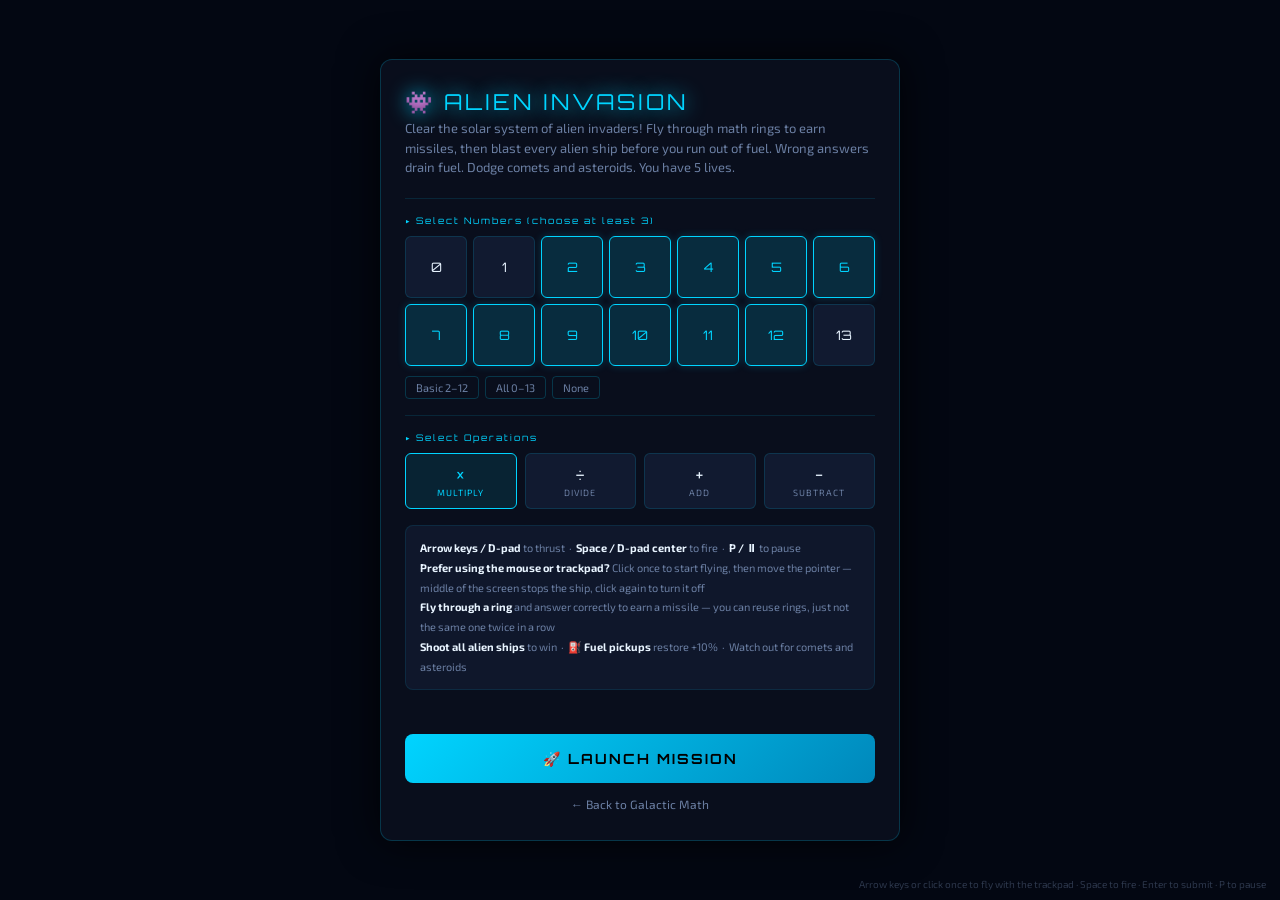
<file: pages/alien-invasion.html>
<!DOCTYPE html>
<html lang="en">
<head>
<meta charset="UTF-8">
<meta name="viewport" content="width=device-width, initial-scale=1.0">
<title>Alien Invasion — Galactic Math</title>
<link rel="icon" type="image/x-icon" href="/favicon.ico">
<link rel="icon" type="image/png" sizes="192x192" href="/favicon-192.png">
<link rel="apple-touch-icon" href="/favicon-192.png">
<link href="https://fonts.googleapis.com/css2?family=Orbitron:wght@400;700;900&family=Exo+2:wght@300;400;600&display=swap" rel="stylesheet">
<style>
  /* ===== RESET & VARIABLES ===== */
  * { margin: 0; padding: 0; box-sizing: border-box; }
  :root {
    --space-black: #030712;
    --deep-space:  #0a0f1e;
    --nebula-blue: #1a2744;
    --saber-blue:  #00d4ff;
    --saber-green: #39ff14;
    --saber-red:   #ff2d55;
    --saber-purple:#b94fff;
    --gold:        #ffd700;
    --star-white:  #e8f4ff;
    --muted:       #6b7fa3;
  }
  body {
    background: var(--space-black);
    color: var(--star-white);
    font-family: 'Exo 2', sans-serif;
    height: 100vh;
    overflow: hidden;
    user-select: none;
  }

  /* ===== SETUP SCREEN ===== */
  #setupScreen {
    display: flex;
    flex-direction: column;
    align-items: center;
    justify-content: center;
    min-height: 100vh;
    padding: 24px;
    overflow-y: auto;
  }
  .setup-panel {
    width: 100%;
    max-width: 520px;
    background: rgba(10,15,30,0.95);
    border: 1px solid rgba(0,212,255,0.2);
    border-radius: 12px;
    padding: 28px 24px;
    box-shadow: 0 0 40px rgba(0,0,0,0.8);
  }
  .setup-title {
    font-family: 'Orbitron', monospace;
    font-size: 22px;
    color: var(--saber-blue);
    text-shadow: 0 0 20px var(--saber-blue);
    margin-bottom: 4px;
    letter-spacing: 3px;
  }
  .setup-subtitle {
    font-size: 13px;
    color: var(--muted);
    margin-bottom: 20px;
    line-height: 1.5;
  }
  .setup-label {
    font-family: 'Orbitron', monospace;
    font-size: 9px;
    color: var(--saber-blue);
    letter-spacing: 2px;
    margin-bottom: 10px;
    display: block;
  }
  .divider { height: 1px; background: rgba(0,212,255,0.12); margin: 16px 0; }
  .num-grid {
    display: grid;
    grid-template-columns: repeat(7, 1fr);
    gap: 6px;
    margin-bottom: 10px;
  }
  .num-btn {
    aspect-ratio: 1;
    min-height: 40px;
    background: rgba(26,39,68,0.5);
    border: 1px solid rgba(0,212,255,0.15);
    border-radius: 6px;
    color: var(--star-white);
    font-family: 'Orbitron', monospace;
    font-size: 13px;
    cursor: pointer;
    transition: all 0.15s;
  }
  .num-btn.selected {
    background: rgba(0,212,255,0.15);
    border-color: var(--saber-blue);
    color: var(--saber-blue);
    box-shadow: 0 0 8px rgba(0,212,255,0.2);
  }
  .num-btn:hover { border-color: rgba(0,212,255,0.4); }
  .preset-row { display: flex; gap: 6px; flex-wrap: wrap; margin-bottom: 14px; }
  .preset-btn {
    background: transparent;
    border: 1px solid rgba(0,212,255,0.2);
    border-radius: 4px;
    color: var(--muted);
    font-size: 11px;
    padding: 4px 10px;
    cursor: pointer;
    font-family: 'Exo 2', sans-serif;
    transition: all 0.15s;
  }
  .preset-btn:hover { border-color: var(--saber-blue); color: var(--saber-blue); }
  .op-row { display: flex; gap: 8px; flex-wrap: wrap; margin-bottom: 8px; }
  .op-btn {
    flex: 1;
    min-width: 60px;
    padding: 10px 8px;
    background: rgba(26,39,68,0.5);
    border: 1px solid rgba(0,212,255,0.15);
    border-radius: 6px;
    color: var(--star-white);
    font-family: 'Orbitron', monospace;
    font-size: 16px;
    cursor: pointer;
    display: flex;
    flex-direction: column;
    align-items: center;
    gap: 3px;
    transition: all 0.15s;
  }
  .op-btn span { font-size: 9px; color: var(--muted); font-family: 'Exo 2', sans-serif; letter-spacing: 1px; }
  .op-btn.selected-op { border-color: var(--saber-blue); background: rgba(0,212,255,0.1); color: var(--saber-blue); }
  .op-btn.selected-op span { color: var(--saber-blue); }
  .launch-btn {
    width: 100%;
    padding: 16px;
    background: linear-gradient(135deg, var(--saber-blue), #0088bb);
    border: none;
    border-radius: 8px;
    color: #000;
    font-family: 'Orbitron', monospace;
    font-size: 14px;
    font-weight: 700;
    cursor: pointer;
    margin-top: 20px;
    letter-spacing: 2px;
    transition: all 0.2s;
  }
  .launch-btn:hover { filter: brightness(1.1); transform: translateY(-1px); }
  .error-msg { color: var(--saber-red); font-size: 11px; margin-top: 8px; min-height: 16px; font-family: 'Orbitron', monospace; letter-spacing: 1px; }
  .back-link { display: block; text-align: center; margin-top: 14px; color: var(--muted); font-size: 12px; text-decoration: none; }
  .back-link:hover { color: var(--saber-blue); }
  .how-to-play {
    margin-top: 16px;
    padding: 12px 14px;
    background: rgba(26,39,68,0.4);
    border: 1px solid rgba(0,212,255,0.1);
    border-radius: 8px;
    font-size: 11px;
    color: var(--muted);
    line-height: 1.8;
  }
  .how-to-play b { color: var(--star-white); }

  /* ===== CANVAS ===== */
  #gameCanvas { display: none; width: 100vw; height: 100vh; }

  /* ===== HUD ===== */
  #hud {
    position: fixed;
    top: 0; left: 0; right: 0;
    display: none;
    pointer-events: none;
    z-index: 10;
  }
  .hud-bar {
    padding: 10px 20px;
    display: flex;
    align-items: center;
    gap: 14px;
    background: rgba(3,7,18,0.88);
    border-bottom: 1px solid rgba(0,212,255,0.15);
    backdrop-filter: blur(6px);
  }
  .hud-label { font-family: 'Orbitron', monospace; font-size: 9px; color: var(--muted); letter-spacing: 2px; white-space: nowrap; }
  .fuel-bar-outer {
    flex: 1;
    height: 10px;
    background: rgba(26,39,68,0.8);
    border: 1px solid rgba(0,212,255,0.2);
    border-radius: 5px;
    overflow: hidden;
  }
  .fuel-bar-fill {
    height: 100%;
    background: linear-gradient(90deg, var(--saber-blue), var(--saber-green));
    border-radius: 5px;
    transition: width 0.2s ease, background 0.4s ease;
  }
  .fuel-bar-fill.low { background: linear-gradient(90deg, var(--saber-red), #ff8800); }
  .fuel-pct { font-family: 'Orbitron', monospace; font-size: 13px; color: var(--saber-blue); white-space: nowrap; min-width: 46px; text-align: right; }
  .fuel-pct.low { color: var(--saber-red); text-shadow: 0 0 8px var(--saber-red); }
  .hud-sep { width: 1px; height: 20px; background: rgba(0,212,255,0.15); flex-shrink: 0; }
  .hud-lives { display: flex; gap: 3px; align-items: center; }
  .life-icon { font-size: 14px; transition: opacity 0.3s; }
  .life-icon.lost { opacity: 0.18; filter: grayscale(1); }
  .hud-gates { font-family: 'Orbitron', monospace; font-size: 12px; color: var(--gold); white-space: nowrap; }
  .hud-abort {
    pointer-events: all;
    background: rgba(255,45,85,0.12);
    border: 1px solid rgba(255,45,85,0.45);
    border-radius: 6px;
    color: var(--saber-red);
    font-family: 'Orbitron', monospace;
    font-size: 9px;
    letter-spacing: 1px;
    padding: 5px 10px;
    cursor: pointer;
    transition: all 0.15s;
    white-space: nowrap;
  }
  .hud-abort:hover { background: rgba(255,45,85,0.28); border-color: var(--saber-red); }

  /* ===== QUESTION OVERLAY ===== */
  #questionOverlay {
    position: fixed;
    bottom: 0; left: 0; right: 0;
    display: none;
    padding: 16px 20px 24px;
    background: linear-gradient(to top, rgba(3,7,18,0.98) 60%, rgba(3,7,18,0.7) 90%, transparent 100%);
    z-index: 20;
    text-align: center;
  }
  .gate-op-label { font-family: 'Orbitron', monospace; font-size: 9px; color: var(--muted); letter-spacing: 3px; margin-bottom: 6px; }
  .bonus-progress { display: none; justify-content: center; gap: 10px; margin-bottom: 8px; }
  .bonus-dot { width: 13px; height: 13px; border-radius: 50%; border: 2px solid var(--gold); background: transparent; transition: all 0.2s; }
  .bonus-dot.filled { background: var(--gold); box-shadow: 0 0 10px var(--gold); }
  .question-text { font-family: 'Orbitron', monospace; font-size: 38px; color: var(--star-white); text-shadow: 0 0 20px rgba(0,212,255,0.4); margin-bottom: 12px; letter-spacing: 2px; }
  .answer-row { display: flex; align-items: center; justify-content: center; gap: 12px; }
  .answer-input {
    background: rgba(26,39,68,0.9);
    border: 2px solid var(--saber-blue);
    border-radius: 8px;
    color: var(--star-white);
    font-family: 'Orbitron', monospace;
    font-size: 28px;
    text-align: center;
    padding: 10px 20px;
    width: 160px;
    outline: none;
    box-shadow: 0 0 20px rgba(0,212,255,0.25);
  }
  .answer-input:focus { box-shadow: 0 0 30px rgba(0,212,255,0.5); }
  .submit-btn {
    padding: 12px 20px;
    background: var(--saber-blue);
    border: none;
    border-radius: 8px;
    color: #000;
    font-family: 'Orbitron', monospace;
    font-size: 11px;
    font-weight: 700;
    cursor: pointer;
    letter-spacing: 1px;
    pointer-events: all;
  }
  .submit-btn:hover { filter: brightness(1.15); }
  .question-hint { font-size: 10px; color: var(--muted); margin-top: 6px; }

  /* ===== WRONG FLASH ===== */
  #wrongFlash { position: fixed; inset: 0; background: rgba(255,45,85,0.2); pointer-events: none; z-index: 15; opacity: 0; transition: opacity 0.08s; }
  #wrongFlash.show { opacity: 1; }

  /* ===== END SCREEN ===== */
  #endScreen {
    position: fixed; inset: 0;
    display: none;
    flex-direction: column;
    align-items: center;
    justify-content: center;
    background: rgba(3,7,18,0.94);
    z-index: 30;
    text-align: center;
    padding: 24px;
    backdrop-filter: blur(6px);
  }
  .end-icon { font-size: 80px; margin-bottom: 16px; }
  .end-title { font-family: 'Orbitron', monospace; font-size: 28px; margin-bottom: 8px; letter-spacing: 3px; }
  .end-title.win { color: var(--saber-green); text-shadow: 0 0 30px var(--saber-green); }
  .end-title.loss { color: var(--saber-red); text-shadow: 0 0 30px var(--saber-red); }
  .end-subtitle { font-size: 14px; color: var(--muted); margin-bottom: 28px; }
  .end-stats { display: flex; gap: 28px; justify-content: center; margin-bottom: 28px; }
  .end-stat { display: flex; flex-direction: column; align-items: center; gap: 4px; }
  .end-stat-val { font-family: 'Orbitron', monospace; font-size: 30px; color: var(--gold); }
  .end-stat-label { font-size: 10px; color: var(--muted); letter-spacing: 1px; }
  .end-btns { display: flex; gap: 12px; }
  .end-btn { padding: 12px 28px; background: rgba(0,212,255,0.12); border: 1px solid var(--saber-blue); border-radius: 8px; color: var(--saber-blue); font-family: 'Orbitron', monospace; font-size: 11px; cursor: pointer; letter-spacing: 1px; transition: all 0.15s; }
  .end-btn:hover { background: rgba(0,212,255,0.22); }
  .end-btn.primary { background: var(--saber-blue); color: #000; font-weight: 700; }
  .end-btn.primary:hover { filter: brightness(1.1); }

  /* ===== PAUSE BANNER ===== */
  #pauseBanner { position: fixed; top: 50%; left: 50%; transform: translate(-50%,-50%); display: none; font-family: 'Orbitron', monospace; font-size: 22px; color: var(--saber-blue); text-shadow: 0 0 20px var(--saber-blue); letter-spacing: 4px; pointer-events: none; z-index: 25; }
  #flightBanner { position: fixed; top: 72px; left: 50%; transform: translateX(-50%); display: none; font-family: 'Orbitron', monospace; font-size: 18px; color: var(--saber-green); text-shadow: 0 0 16px var(--saber-green); letter-spacing: 3px; pointer-events: none; z-index: 25; white-space: nowrap; }
  .hud-missiles { font-family: 'Orbitron', monospace; font-size: 15px; color: var(--saber-green); min-width: 24px; text-align: center; }

  /* ===== KEY HINT ===== */
  #flyModeBadge {
    position: fixed; bottom: 34px; left: 50%; transform: translateX(-50%);
    display: none;
    font-family: 'Orbitron', monospace; font-size: 11px; letter-spacing: 2px;
    color: var(--saber-blue); text-shadow: 0 0 12px var(--saber-blue);
    white-space: nowrap; pointer-events: none; z-index: 25;
    padding: 7px 16px; border-radius: 999px;
    border: 1px solid rgba(0,212,255,0.35); background: rgba(0,212,255,0.08);
    animation: flyModePulse 1.8s ease-in-out infinite;
  }
  @keyframes flyModePulse { 0%, 100% { opacity: 0.6; } 50% { opacity: 1; } }
  #keyHint { position: fixed; bottom: 10px; right: 14px; font-size: 10px; color: rgba(107,127,163,0.4); pointer-events: none; z-index: 5; }

  /* ===== DEV BANNER ===== */
  #devBanner {
    position: fixed; bottom: 10px; left: 14px;
    font-size: 10px; color: rgba(107,127,163,0.55);
    pointer-events: all; z-index: 5;
    font-family: 'Exo 2', sans-serif;
    display: none;
  }
  #devBanner a { color: rgba(0,212,255,0.55); text-decoration: none; }
  #devBanner a:hover { color: var(--saber-blue); }

  /* ===== VIRTUAL JOYSTICK (mobile touch) ===== */
  #vjoy {
    position: fixed;
    bottom: 60px;
    right: 20px;
    width: 148px;
    height: 148px;
    border-radius: 50%;
    background: rgba(0,212,255,0.05);
    border: 2px solid rgba(0,212,255,0.22);
    box-shadow: 0 0 24px rgba(0,212,255,0.08), inset 0 0 20px rgba(0,0,0,0.4);
    z-index: 50;
    display: none;
    touch-action: none;
    pointer-events: all;
    -webkit-tap-highlight-color: transparent;
    user-select: none;
    /* subtle cross-hair dividers */
    background-image:
      linear-gradient(rgba(0,212,255,0.07) 1px, transparent 1px),
      linear-gradient(90deg, rgba(0,212,255,0.07) 1px, transparent 1px);
    background-size: 100% 50%, 50% 100%;
    background-position: 0 50%, 50% 0;
  }
  .vjoy-arrow {
    position: absolute;
    color: rgba(0,212,255,0.28);
    font-size: 13px;
    line-height: 1;
    pointer-events: none;
    transition: color 0.08s, text-shadow 0.08s;
  }
  .vjoy-arrow.active {
    color: var(--saber-blue);
    text-shadow: 0 0 10px var(--saber-blue);
  }
  #vjoy-arrow-up    { top: 8px;    left: 50%; transform: translateX(-50%); }
  #vjoy-arrow-down  { bottom: 8px; left: 50%; transform: translateX(-50%); }
  #vjoy-arrow-left  { left: 8px;   top: 50%;  transform: translateY(-50%); }
  #vjoy-arrow-right { right: 8px;  top: 50%;  transform: translateY(-50%); }
  #vjoy-center {
    position: absolute;
    top: 50%; left: 50%;
    transform: translate(-50%, -50%);
    width: 38px; height: 38px;
    border-radius: 50%;
    background: rgba(0,212,255,0.07);
    border: 1px solid rgba(0,212,255,0.18);
    display: flex; align-items: center; justify-content: center;
    font-size: 17px;
    pointer-events: none;
    transition: background 0.12s, box-shadow 0.12s;
  }
  #vjoy-center.flash {
    background: rgba(0,212,255,0.3);
    box-shadow: 0 0 14px rgba(0,212,255,0.5);
  }
  #vjoy-thumb {
    position: absolute;
    width: 46px; height: 46px;
    border-radius: 50%;
    background: rgba(0,212,255,0.14);
    border: 2px solid rgba(0,212,255,0.7);
    box-shadow: 0 0 14px rgba(0,212,255,0.35);
    top: 50%; left: 50%;
    transform: translate(-50%, -50%);
    pointer-events: none;
  }



  #vfire {
    position: fixed;
    bottom: 60px;
    left: 20px;
    width: 100px;
    height: 100px;
    border-radius: 50%;
    background: rgba(255,45,85,0.12);
    border: 2px solid rgba(255,45,85,0.5);
    box-shadow: 0 0 20px rgba(255,45,85,0.15), inset 0 0 16px rgba(0,0,0,0.4);
    color: var(--saber-red);
    font-family: 'Orbitron', monospace;
    font-size: 11px;
    letter-spacing: 1px;
    display: none;
    flex-direction: column;
    align-items: center;
    justify-content: center;
    gap: 4px;
    cursor: pointer;
    z-index: 50;
    touch-action: none;
    -webkit-tap-highlight-color: transparent;
    pointer-events: all;
    user-select: none;
  }
  #vfire:active, #vfire.flash {
    background: rgba(255,45,85,0.35);
    box-shadow: 0 0 30px rgba(255,45,85,0.5), inset 0 0 16px rgba(0,0,0,0.4);
  }
  #vfire-icon { font-size: 26px; line-height: 1; pointer-events: none; }
  #vfire-label { pointer-events: none; }

  /* ===== MOBILE ===== */
  @media (max-width: 600px) {
    .hud-bar { padding: 6px 10px; gap: 8px; }
    .hud-label { font-size: 7px; letter-spacing: 1px; }
    .fuel-bar-outer { height: 8px; }
    .fuel-pct { font-size: 11px; min-width: 34px; }
    .hud-gates { font-size: 10px; }
    .hud-missiles { font-size: 13px; }
    .hud-abort { font-size: 8px; padding: 4px 8px; }
    .life-icon { font-size: 11px; }
    .question-text { font-size: 26px; }
    .answer-input { width: 120px; font-size: 22px; padding: 8px 12px; }
    #keyHint { display: none !important; }
    .end-title { font-size: 22px; }
    .end-stat-val { font-size: 24px; }
    .end-btns { flex-direction: column; align-items: center; }
    .end-btn { width: 200px; text-align: center; }
    .intro-body { font-size: 15px; margin-bottom: 22px; }
    .intro-controls { gap: 9px 12px; padding: 14px 16px; margin-bottom: 22px; }
    .ctrl-label { font-size: 9px; letter-spacing: 1px; }
    .ctrl-desc { font-size: 13px; }
    .ctrl-desc .sub { font-size: 12px; }
  }

  /* ===== ALIEN COUNTER (top-right, below HUD bar) ===== */
  #alienCounter {
    position: fixed;
    top: 54px;
    right: 20px;
    display: none;
    flex-direction: column;
    align-items: center;
    pointer-events: none;
    z-index: 10;
    background: rgba(3,7,18,0.72);
    border: 1px solid rgba(255,45,85,0.35);
    border-radius: 10px;
    padding: 4px 16px 6px;
    backdrop-filter: blur(4px);
  }
  #alienCounterNum {
    font-family: 'Orbitron', monospace;
    font-size: 26px;
    font-weight: 900;
    color: var(--saber-red);
    text-shadow: 0 0 18px var(--saber-red);
    line-height: 1;
  }
  #alienCounterLabel {
    font-family: 'Orbitron', monospace;
    font-size: 7px;
    color: var(--muted);
    letter-spacing: 2px;
    margin-top: 2px;
  }

  /* ===== INTRO EXPLAINER OVERLAY ===== */
  #introOverlay {
    position: fixed;
    inset: 0;
    display: none;
    flex-direction: column;
    align-items: center;
    justify-content: center;
    background: rgba(3,7,18,0.92);
    z-index: 35;
    text-align: center;
    padding: 24px;
    backdrop-filter: blur(8px);
  }
  .intro-icon { font-size: 64px; margin-bottom: 16px; }
  .intro-title {
    font-family: 'Orbitron', monospace;
    font-size: 20px;
    color: var(--saber-red);
    text-shadow: 0 0 24px var(--saber-red);
    letter-spacing: 3px;
    margin-bottom: 18px;
  }
  .intro-body {
    font-family: 'Exo 2', sans-serif;
    font-size: 18px;
    color: var(--star-white);
    line-height: 1.7;
    max-width: 520px;
    margin-bottom: 32px;
  }
  .intro-body strong { color: var(--saber-green); }
  .intro-controls {
    display: none;
    grid-template-columns: auto 1fr;
    gap: 12px 18px;
    text-align: left;
    max-width: 520px;
    margin-bottom: 30px;
    padding: 18px 22px;
    border: 1px solid rgba(0,212,255,0.25);
    border-radius: 10px;
    background: rgba(0,212,255,0.05);
  }
  .ctrl-label {
    font-family: 'Orbitron', monospace;
    font-size: 11px; letter-spacing: 2px;
    color: var(--saber-blue);
    white-space: nowrap; padding-top: 3px;
  }
  .ctrl-desc {
    font-family: 'Exo 2', sans-serif;
    font-size: 15px; color: var(--star-white); line-height: 1.5;
  }
  .ctrl-desc b { color: var(--saber-green); }
  .ctrl-desc .sub { display: block; margin-top: 3px; font-size: 13px; color: var(--muted); }
  .intro-start-btn {
    padding: 14px 40px;
    background: linear-gradient(135deg, var(--saber-red), #aa1133);
    border: none;
    border-radius: 8px;
    color: #fff;
    font-family: 'Orbitron', monospace;
    font-size: 14px;
    font-weight: 700;
    cursor: pointer;
    letter-spacing: 2px;
    pointer-events: all;
    transition: filter 0.15s;
  }
  .intro-start-btn:hover { filter: brightness(1.15); }

  /* ===== COMPAT WARNING BANNER ===== */
  #compatBanner {
    display: none;
    position: fixed;
    top: 0; left: 0; right: 0;
    z-index: 9999;
    background: rgba(3, 7, 18, 0.97);
    border-bottom: 2px solid #ff2d55;
    padding: 10px 16px;
    text-align: center;
    font-family: 'Exo 2', sans-serif;
    font-size: 13px;
    color: #e8f4ff;
    box-shadow: 0 0 24px rgba(255, 45, 85, 0.25);
    line-height: 1.5;
  }
  #compatBanner strong { color: #ff2d55; font-family: 'Orbitron', monospace; font-size: 10px; letter-spacing: 2px; text-transform: uppercase; margin-right: 6px; }
  #compatDismiss { margin-left: 12px; background: none; border: 1px solid #6b7fa3; border-radius: 4px; color: #6b7fa3; font-family: 'Orbitron', monospace; font-size: 9px; letter-spacing: 1px; padding: 3px 10px; cursor: pointer; vertical-align: middle; }
  #compatDismiss:hover { color: #e8f4ff; border-color: #e8f4ff; }
</style>
</head>
<body>

<div id="compatBanner">
  <strong>⚠ Browser Warning</strong>
  Your browser may not support all features. For the best experience, use
  <strong>Chrome</strong>, <strong>Safari</strong>, <strong>Firefox</strong>, or <strong>Edge</strong>
  on Android, iPhone/iPad, or Windows.
  <button id="compatDismiss" onclick="document.getElementById('compatBanner').style.display='none'">DISMISS</button>
</div>

<!-- ===== COUNTDOWN OVERLAY ===== -->
<div id="countdownOverlay" style="display:none; position:fixed; inset:0; display:none; align-items:flex-start; justify-content:center; padding-top:18%; z-index:40; pointer-events:none;">
  <div id="countdownNum" style="font-family:'Orbitron',monospace; font-size:120px; font-weight:900; color:#00d4ff; text-shadow:0 0 40px #00d4ff,0 0 80px #00d4ff; opacity:0; transition:opacity 0.15s;"></div>
</div>

<!-- ===== PLANET FACT POPUP ===== -->
<div id="planetPopup" style="display:none; position:fixed; background:rgba(3,7,18,0.95); border:1.5px solid #00d4ff; border-radius:12px; padding:16px 22px; max-width:360px; text-align:center; z-index:30; box-shadow:0 0 24px rgba(0,212,255,0.25); cursor:pointer;" onclick="if(typeof dismissPlanetFact==='function')dismissPlanetFact()">
  <div style="font-family:'Orbitron',monospace; font-size:10px; color:#6b7fa3; letter-spacing:3px; margin-bottom:6px;" id="planetPopupTitle">MARS</div>
  <div style="font-family:'Exo 2',sans-serif; font-size:15px; color:#e8f4ff; line-height:1.5; margin-bottom:12px;" id="planetPopupFact"></div>
  <div style="font-family:'Orbitron',monospace; font-size:10px; color:#6b7fa3; letter-spacing:2px;">Tap or press ENTER / ESC to continue</div>
</div>

<!-- ===== SETUP SCREEN ===== -->
<div id="setupScreen">
  <div class="setup-panel">
    <div class="setup-title">👾 ALIEN INVASION</div>
    <div class="setup-subtitle">Clear the solar system of alien invaders! Fly through math rings to earn missiles, then blast every alien ship before you run out of fuel. Wrong answers drain fuel. Dodge comets and asteroids. You have 5 lives.</div>

    <div class="divider"></div>

    <span class="setup-label">▸ Select Numbers (choose at least 3)</span>
    <div class="num-grid" id="numGrid"></div>
    <div class="preset-row">
      <button class="preset-btn" onclick="rteSelectRange(2,12)">Basic 2–12</button>
      <button class="preset-btn" onclick="rteSelectRange(0,13)">All 0–13</button>
      <button class="preset-btn" onclick="rteSelectNone()">None</button>
    </div>

    <div class="divider"></div>

    <span class="setup-label">▸ Select Operations</span>
    <div class="op-row">
      <button class="op-btn" data-op="multiply" onclick="toggleRteOp('multiply')">×<span>MULTIPLY</span></button>
      <button class="op-btn" data-op="divide"   onclick="toggleRteOp('divide')">÷<span>DIVIDE</span></button>
      <button class="op-btn" data-op="add"      onclick="toggleRteOp('add')">+<span>ADD</span></button>
      <button class="op-btn" data-op="subtract" onclick="toggleRteOp('subtract')">−<span>SUBTRACT</span></button>
    </div>

    <div class="how-to-play">
      <b>Arrow keys / D-pad</b> to thrust &nbsp;·&nbsp; <b>Space / D-pad center</b> to fire &nbsp;·&nbsp; <b>P / ⏸</b> to pause<br>
      <b>Prefer using the mouse or trackpad?</b> Click once to start flying, then move the pointer — middle of the screen stops the ship, click again to turn it off<br>
      <b>Fly through a ring</b> and answer correctly to earn a missile — you can reuse rings, just not the same one twice in a row<br>
      <b>Shoot all alien ships</b> to win &nbsp;·&nbsp; <b>⛽ Fuel pickups</b> restore +10% &nbsp;·&nbsp; Watch out for comets and asteroids
    </div>

    <div class="error-msg" id="alienError"></div>
    <button class="launch-btn" onclick="launchGame()">🚀 LAUNCH MISSION</button>
    <a class="back-link" href="../index.html">← Back to Galactic Math</a>
  </div>
</div>

<!-- ===== ALIEN COUNTER ===== -->
<div id="alienCounter">
  <div id="alienCounterNum">10</div>
  <div id="alienCounterLabel">👾 ALIENS REMAINING</div>
</div>

<!-- ===== INTRO EXPLAINER ===== -->
<div id="introOverlay">
  <div class="intro-icon">👾</div>
  <div class="intro-title">⚠ ALIEN INVASION!</div>
  <div class="intro-body">
    The solar system is under attack by aliens!<br>
    Visit the <strong>math rings</strong> and answer the question correctly to get <strong>missiles</strong> to take them out!
  </div>

  <div class="intro-controls" id="introControlsKeys">
    <span class="ctrl-label">🕹 MOVE</span>
    <span class="ctrl-desc">
      <b>Arrow keys</b> or <b>WASD</b>
      <span class="sub">Rather use the trackpad? <b>Click once</b> to start flying, then just move the pointer — your ship follows. Point at the middle of the screen to stop, and click again to turn it off.</span>
    </span>
    <span class="ctrl-label">🚀 SHOOT</span>
    <span class="ctrl-desc">
      Press <b>SPACE</b>
      <span class="sub">You need a missile first — fly through a math ring and answer its question correctly.</span>
    </span>
    <span class="ctrl-label">⏸ PAUSE</span>
    <span class="ctrl-desc">Press <b>P</b></span>
  </div>

  <div class="intro-controls" id="introControlsTouch">
    <span class="ctrl-label">🕹 MOVE</span>
    <span class="ctrl-desc">Use the <b>D-pad</b> at the bottom-left</span>
    <span class="ctrl-label">🚀 SHOOT</span>
    <span class="ctrl-desc">
      Tap the <b>🚀 FIRE</b> button at the bottom-right
      <span class="sub">You need a missile first — fly through a math ring and answer its question correctly.</span>
    </span>
  </div>

  <button class="intro-start-btn" onclick="dismissIntro()">🚀 LAUNCH MISSION</button>
</div>

<!-- ===== CANVAS ===== -->
<canvas id="gameCanvas"></canvas>

<!-- ===== HUD ===== -->
<div id="hud">
  <div class="hud-bar">
    <span class="hud-label">FUEL</span>
    <div class="fuel-bar-outer">
      <div class="fuel-bar-fill" id="fuelFill" style="width:100%"></div>
    </div>
    <span class="fuel-pct" id="fuelPct">100%</span>
    <div class="hud-sep"></div>
    <div class="hud-lives" id="livesDisplay"></div>
    <div class="hud-sep"></div>
    <span class="hud-label">🚀</span>
    <span class="hud-missiles" id="missileCount">0</span>
    <div class="hud-sep"></div>
    <button class="hud-abort" onclick="abortMission()">✕ ABORT</button>
  </div>
</div>

<!-- ===== QUESTION OVERLAY ===== -->
<div id="questionOverlay">
  <div class="gate-op-label" id="gateOpLabel">GATE CHALLENGE</div>
  <div class="bonus-progress" id="bonusProgress"></div>
  <div class="question-text" id="questionText"></div>
  <div class="answer-row">
    <input class="answer-input" id="answerInput" type="number" inputmode="numeric" autocomplete="off" placeholder="?">
    <button class="submit-btn" onclick="submitAnswer()">ENTER</button>
  </div>
  <div class="question-hint">Type your answer and tap Submit or press Enter</div>
</div>

<!-- ===== WRONG FLASH ===== -->
<div id="wrongFlash"></div>

<!-- ===== PAUSE BANNER ===== -->
<div id="flyModeBadge">✈ FLYING MODE · CLICK TO STOP</div>
<div id="pauseBanner">⏸ PAUSED</div>
<div id="flightBanner"></div>

<!-- ===== END SCREEN ===== -->
<div id="endScreen">
  <div class="end-icon"     id="endIcon"></div>
  <div class="end-title"    id="endTitle"></div>
  <div class="end-subtitle" id="endSubtitle"></div>
  <div class="end-stats">
    <div class="end-stat"><div class="end-stat-val" id="endTime">0:00</div><div class="end-stat-label">TOTAL TIME</div></div>
    <div class="end-stat"><div class="end-stat-val" id="endOxygen">0%</div><div class="end-stat-label">FUEL LEFT</div></div>
    <div class="end-stat"><div class="end-stat-val" id="endAccuracy">0/0</div><div class="end-stat-label">SHOT ACCURACY</div></div>
    <div class="end-stat"><div class="end-stat-val" id="endMathScore">0/0</div><div class="end-stat-label">MATH SCORE</div></div>
  </div>
  <div class="end-btns">
    <button class="end-btn"         onclick="goHome()">MAIN MENU</button>
    <button class="end-btn primary"  onclick="restartGame()">PLAY AGAIN</button>
  </div>
</div>

<!-- ===== KEY HINT ===== -->
<div id="keyHint">Arrow keys or click once to fly with the trackpad · Space to fire · Enter to submit · P to pause</div>
<div id="devBanner">🚧 Still in development — <a href="feedback.html" target="_blank">submit ideas here</a></div>

<!-- ===== VIRTUAL JOYSTICK (mobile touch) ===== -->
<div id="vjoy">
  <div class="vjoy-arrow" id="vjoy-arrow-up">▲</div>
  <div class="vjoy-arrow" id="vjoy-arrow-down">▼</div>
  <div class="vjoy-arrow" id="vjoy-arrow-left">◄</div>
  <div class="vjoy-arrow" id="vjoy-arrow-right">►</div>
  <div id="vjoy-center"></div>
  <div id="vjoy-thumb"></div>
</div>
<button id="vfire"><div id="vfire-icon">🚀</div><div id="vfire-label">FIRE</div></button>

<script>
// ===== BROWSER COMPATIBILITY CHECK =====
(function() {
  const missing = [];
  try {
    const testCanvas = document.createElement('canvas');
    if (!testCanvas.getContext || !testCanvas.getContext('2d')) missing.push('Canvas');
  } catch(e) { missing.push('Canvas'); }
  if (!(window.AudioContext || window.webkitAudioContext)) missing.push('Web Audio');
  if (!window.requestAnimationFrame) missing.push('Animation');
  if (!window.fetch) missing.push('Fetch');
  if (missing.length > 0) {
    const banner = document.getElementById('compatBanner');
    if (banner) banner.style.display = 'block';
    console.warn('[Galactic Math] Unsupported browser features:', missing.join(', '));
  }
})();

// ===== AUDIO ENGINE =====
let audioCtx = null;
function getAudio() {
  if (!audioCtx) audioCtx = new (window.AudioContext || window.webkitAudioContext)();
  if (audioCtx.state === 'suspended') audioCtx.resume();
  return audioCtx;
}

// Voice clip: son saying "low fuel" — loaded from local file
const LOW_FUEL_CLIP = '../assets/audio/low-fuel.m4a';
let lowFuelAudioBuffer = null;
function loadLowFuelClip() {
  if (lowFuelAudioBuffer) return;
  fetch(LOW_FUEL_CLIP)
    .then(r => r.arrayBuffer())
    .then(ab => getAudio().decodeAudioData(ab))
    .then(buf => { lowFuelAudioBuffer = buf; })
    .catch(() => { /* decoding failed — synthesized fallback used */ });
}

const sounds = {
  correct() {
    const ctx = getAudio();
    [523, 659, 784].forEach((f, i) => {
      const o = ctx.createOscillator(), g = ctx.createGain();
      o.connect(g); g.connect(ctx.destination);
      o.type = 'sine'; o.frequency.value = f;
      const t = ctx.currentTime + i * 0.08;
      g.gain.setValueAtTime(0, t); g.gain.linearRampToValueAtTime(0.16, t + 0.02); g.gain.exponentialRampToValueAtTime(0.001, t + 0.25);
      o.start(t); o.stop(t + 0.25);
    });
  },

  wrong() {
    const ctx = getAudio();
    const o = ctx.createOscillator(), g = ctx.createGain();
    o.connect(g); g.connect(ctx.destination);
    o.type = 'sawtooth'; o.frequency.value = 220;
    o.frequency.exponentialRampToValueAtTime(80, ctx.currentTime + 0.3);
    g.gain.setValueAtTime(0.18, ctx.currentTime); g.gain.exponentialRampToValueAtTime(0.001, ctx.currentTime + 0.3);
    o.start(); o.stop(ctx.currentTime + 0.3);
  },

  // Asteroid impact — dramatic metallic CRASH
  asteroidHit() {
    const ctx = getAudio();
    // Sharp square wave impact burst (high → very low, instantaneous)
    const sq = ctx.createOscillator(), sqg = ctx.createGain();
    sq.type = 'square'; sq.frequency.value = 280;
    sq.frequency.exponentialRampToValueAtTime(35, ctx.currentTime + 0.18);
    sq.connect(sqg); sqg.connect(ctx.destination);
    sqg.gain.setValueAtTime(0.55, ctx.currentTime); sqg.gain.exponentialRampToValueAtTime(0.001, ctx.currentTime + 0.22);
    sq.start(); sq.stop(ctx.currentTime + 0.22);
    // Metal ring resonance — sine ping that decays slowly
    const ring = ctx.createOscillator(), rg = ctx.createGain();
    ring.type = 'sine'; ring.frequency.value = 420;
    ring.connect(rg); rg.connect(ctx.destination);
    rg.gain.setValueAtTime(0.3, ctx.currentTime); rg.gain.exponentialRampToValueAtTime(0.001, ctx.currentTime + 0.65);
    ring.start(); ring.stop(ctx.currentTime + 0.65);
    // Noise debris burst (all frequencies, broadband)
    const bufLen = Math.floor(ctx.sampleRate * 0.35);
    const buf = ctx.createBuffer(1, bufLen, ctx.sampleRate);
    const d = buf.getChannelData(0);
    for (let i = 0; i < bufLen; i++) d[i] = (Math.random() * 2 - 1) * Math.pow(1 - i / bufLen, 0.6);
    const ns = ctx.createBufferSource(); ns.buffer = buf;
    const ng = ctx.createGain(); ng.gain.value = 0.45;
    ns.connect(ng); ng.connect(ctx.destination);
    ns.start(); ns.stop(ctx.currentTime + 0.35);
    // Sub bass thud underlayer
    const sub = ctx.createOscillator(), sg = ctx.createGain();
    sub.type = 'sine'; sub.frequency.value = 60;
    sub.frequency.exponentialRampToValueAtTime(20, ctx.currentTime + 0.25);
    sub.connect(sg); sg.connect(ctx.destination);
    sg.gain.setValueAtTime(0.6, ctx.currentTime); sg.gain.exponentialRampToValueAtTime(0.001, ctx.currentTime + 0.28);
    sub.start(); sub.stop(ctx.currentTime + 0.28);
  },

  // Alien crash — out of this world explosion
  alienCrash() {
    const ctx = getAudio();
    // Deep explosive boom (layered)
    [40, 65, 100].forEach((f, i) => {
      const o = ctx.createOscillator(), g = ctx.createGain();
      o.type = 'sine';
      o.frequency.setValueAtTime(f * 3, ctx.currentTime + i * 0.03);
      o.frequency.exponentialRampToValueAtTime(f * 0.25, ctx.currentTime + 1.2);
      o.connect(g); g.connect(ctx.destination);
      g.gain.setValueAtTime(0, ctx.currentTime + i * 0.03);
      g.gain.linearRampToValueAtTime(0.38, ctx.currentTime + i * 0.03 + 0.02);
      g.gain.exponentialRampToValueAtTime(0.001, ctx.currentTime + 1.2);
      o.start(ctx.currentTime + i * 0.03); o.stop(ctx.currentTime + 1.2);
    });
    // Explosion noise burst
    const bufLen = Math.floor(ctx.sampleRate * 0.9);
    const buf = ctx.createBuffer(1, bufLen, ctx.sampleRate);
    const d = buf.getChannelData(0);
    for (let i = 0; i < bufLen; i++) d[i] = Math.random() * 2 - 1;
    const ns = ctx.createBufferSource(); ns.buffer = buf;
    const flt = ctx.createBiquadFilter(); flt.type = 'bandpass'; flt.frequency.value = 350; flt.Q.value = 0.4;
    const ng = ctx.createGain();
    ng.gain.setValueAtTime(0.55, ctx.currentTime); ng.gain.exponentialRampToValueAtTime(0.001, ctx.currentTime + 0.9);
    ns.connect(flt); flt.connect(ng); ng.connect(ctx.destination);
    ns.start(); ns.stop(ctx.currentTime + 0.9);
    // Alien death screech (rising then plummeting)
    const sc = ctx.createOscillator(), sg = ctx.createGain();
    sc.type = 'sawtooth';
    sc.frequency.setValueAtTime(300, ctx.currentTime);
    sc.frequency.linearRampToValueAtTime(2200, ctx.currentTime + 0.12);
    sc.frequency.exponentialRampToValueAtTime(60, ctx.currentTime + 0.7);
    sc.connect(sg); sg.connect(ctx.destination);
    sg.gain.setValueAtTime(0.28, ctx.currentTime); sg.gain.exponentialRampToValueAtTime(0.001, ctx.currentTime + 0.7);
    sc.start(); sc.stop(ctx.currentTime + 0.7);
    // High-pitched alien squeal harmonics
    [1800, 2700, 3600].forEach((f, i) => {
      const sq = ctx.createOscillator(), sqg = ctx.createGain();
      sq.type = 'square'; sq.frequency.value = f;
      sq.frequency.exponentialRampToValueAtTime(f * 0.1, ctx.currentTime + 0.55);
      sq.connect(sqg); sqg.connect(ctx.destination);
      sqg.gain.setValueAtTime(0, ctx.currentTime + i * 0.05);
      sqg.gain.linearRampToValueAtTime(0.12, ctx.currentTime + i * 0.05 + 0.02);
      sqg.gain.exponentialRampToValueAtTime(0.001, ctx.currentTime + 0.55);
      sq.start(ctx.currentTime + i * 0.05); sq.stop(ctx.currentTime + 0.6);
    });
    // Eerie alien warble at the end
    const wb = ctx.createOscillator(), wbg = ctx.createGain();
    wb.type = 'sine'; wb.frequency.value = 440;
    wb.frequency.setValueAtTime(440, ctx.currentTime + 0.5);
    wb.frequency.linearRampToValueAtTime(220, ctx.currentTime + 1.1);
    wb.frequency.linearRampToValueAtTime(110, ctx.currentTime + 1.4);
    wb.connect(wbg); wbg.connect(ctx.destination);
    wbg.gain.setValueAtTime(0, ctx.currentTime + 0.5);
    wbg.gain.linearRampToValueAtTime(0.15, ctx.currentTime + 0.55);
    wbg.gain.exponentialRampToValueAtTime(0.001, ctx.currentTime + 1.4);
    wb.start(ctx.currentTime + 0.5); wb.stop(ctx.currentTime + 1.4);
  },

  bonusComplete() {
    const ctx = getAudio();
    [440, 554, 659, 880].forEach((f, i) => {
      const o = ctx.createOscillator(), g = ctx.createGain();
      o.connect(g); g.connect(ctx.destination); o.type = 'sine'; o.frequency.value = f;
      const t = ctx.currentTime + i * 0.1;
      g.gain.setValueAtTime(0, t); g.gain.linearRampToValueAtTime(0.2, t + 0.03); g.gain.exponentialRampToValueAtTime(0.001, t + 0.4);
      o.start(t); o.stop(t + 0.4);
    });
  },

  victory() {
    const ctx = getAudio();
    [392, 494, 587, 784, 988].forEach((f, i) => {
      const o = ctx.createOscillator(), g = ctx.createGain();
      o.connect(g); g.connect(ctx.destination); o.type = 'sine'; o.frequency.value = f;
      const t = ctx.currentTime + i * 0.13;
      g.gain.setValueAtTime(0, t); g.gain.linearRampToValueAtTime(0.2, t + 0.04); g.gain.exponentialRampToValueAtTime(0.001, t + 0.45);
      o.start(t); o.stop(t + 0.45);
    });
  },

  gameOver() {
    const ctx = getAudio();
    [440, 330, 220, 165].forEach((f, i) => {
      const o = ctx.createOscillator(), g = ctx.createGain();
      o.connect(g); g.connect(ctx.destination); o.type = 'sawtooth'; o.frequency.value = f;
      const t = ctx.currentTime + i * 0.2;
      g.gain.setValueAtTime(0.15, t); g.gain.exponentialRampToValueAtTime(0.001, t + 0.6);
      o.start(t); o.stop(t + 0.6);
    });
  },

  navigate() {
    const ctx = getAudio();
    const o = ctx.createOscillator(), g = ctx.createGain();
    o.type = 'sine'; o.frequency.value = 440;
    o.connect(g); g.connect(ctx.destination);
    g.gain.setValueAtTime(0.05, ctx.currentTime); g.gain.exponentialRampToValueAtTime(0.001, ctx.currentTime + 0.08);
    o.start(); o.stop(ctx.currentTime + 0.08);
  },

  // Low fuel warning — plays voice clip if loaded, otherwise synthesized alarm
  lowFuelWarning() {
    const ctx = getAudio();
    if (lowFuelAudioBuffer) {
      const src = ctx.createBufferSource();
      src.buffer = lowFuelAudioBuffer;
      src.connect(ctx.destination);
      src.start();
      return;
    }
    // Synthesized fallback: urgent two-pulse descending alarm
    [0, 0.35].forEach(delay => {
      const o = ctx.createOscillator(), g = ctx.createGain();
      o.connect(g); g.connect(ctx.destination);
      o.type = 'sawtooth'; o.frequency.value = 320;
      o.frequency.setValueAtTime(320, ctx.currentTime + delay);
      o.frequency.linearRampToValueAtTime(200, ctx.currentTime + delay + 0.25);
      const t = ctx.currentTime + delay;
      g.gain.setValueAtTime(0, t); g.gain.linearRampToValueAtTime(0.3, t + 0.03);
      g.gain.setValueAtTime(0.3, t + 0.18); g.gain.exponentialRampToValueAtTime(0.001, t + 0.3);
      o.start(t); o.stop(t + 0.35);
    });
  },

  // Player missile fire — short sharp whoosh
  missileFire() {
    const ctx = getAudio();
    const o = ctx.createOscillator(), g = ctx.createGain();
    o.type = 'sawtooth';
    o.frequency.setValueAtTime(600, ctx.currentTime);
    o.frequency.exponentialRampToValueAtTime(120, ctx.currentTime + 0.18);
    o.connect(g); g.connect(ctx.destination);
    g.gain.setValueAtTime(0.18, ctx.currentTime);
    g.gain.exponentialRampToValueAtTime(0.001, ctx.currentTime + 0.18);
    o.start(); o.stop(ctx.currentTime + 0.2);
  },

  // Missile hit — satisfying crunch
  missileHit() {
    const ctx = getAudio();
    [1,2,3].forEach(i => {
      const o = ctx.createOscillator(), g = ctx.createGain();
      o.type = 'square'; o.frequency.value = 180 / i;
      o.connect(g); g.connect(ctx.destination);
      const t = ctx.currentTime + i * 0.04;
      g.gain.setValueAtTime(0.15, t); g.gain.exponentialRampToValueAtTime(0.001, t + 0.22);
      o.start(t); o.stop(t + 0.25);
    });
  },

  // Missile pickup — bright ascending arp
  missilePickup() {
    const ctx = getAudio();
    [392, 523, 659, 880].forEach((f, i) => {
      const o = ctx.createOscillator(), g = ctx.createGain();
      o.type = 'square'; o.frequency.value = f;
      o.connect(g); g.connect(ctx.destination);
      const t = ctx.currentTime + i * 0.07;
      g.gain.setValueAtTime(0, t); g.gain.linearRampToValueAtTime(0.1, t + 0.02);
      g.gain.exponentialRampToValueAtTime(0.001, t + 0.22);
      o.start(t); o.stop(t + 0.25);
    });
  },

  // No ammo click — dry click when firing with 0 missiles
  missileEmpty() {
    const ctx = getAudio();
    const o = ctx.createOscillator(), g = ctx.createGain();
    o.type = 'square'; o.frequency.value = 180;
    o.connect(g); g.connect(ctx.destination);
    g.gain.setValueAtTime(0.08, ctx.currentTime);
    g.gain.exponentialRampToValueAtTime(0.001, ctx.currentTime + 0.06);
    o.start(); o.stop(ctx.currentTime + 0.07);
  },

  // Fuel pickup — bright rising chime
  fuelPickup() {
    const ctx = getAudio();
    [523, 659, 784, 1047].forEach((f, i) => {
      const o = ctx.createOscillator(), g = ctx.createGain();
      o.connect(g); g.connect(ctx.destination); o.type = 'sine'; o.frequency.value = f;
      const t = ctx.currentTime + i * 0.07;
      g.gain.setValueAtTime(0, t); g.gain.linearRampToValueAtTime(0.2, t + 0.02); g.gain.exponentialRampToValueAtTime(0.001, t + 0.38);
      o.start(t); o.stop(t + 0.38);
    });
  },

  // Gate entry — mechanical clamp click + deep lock thud + shimmer
  gateEnter() {
    const ctx = getAudio();
    const t = ctx.currentTime;
    // Sharp mechanical click as clamp engages
    const click = ctx.createOscillator(), cg = ctx.createGain();
    click.type = 'square'; click.frequency.value = 280;
    click.frequency.exponentialRampToValueAtTime(110, t + 0.045);
    click.connect(cg); cg.connect(ctx.destination);
    cg.gain.setValueAtTime(0.5, t); cg.gain.exponentialRampToValueAtTime(0.001, t + 0.06);
    click.start(t); click.stop(t + 0.07);
    // Deep magnetic lock thud settling into place
    const thud = ctx.createOscillator(), tg = ctx.createGain();
    thud.type = 'sine'; thud.frequency.value = 180;
    thud.frequency.exponentialRampToValueAtTime(55, t + 0.28);
    thud.connect(tg); tg.connect(ctx.destination);
    tg.gain.setValueAtTime(0, t + 0.04); tg.gain.linearRampToValueAtTime(0.48, t + 0.07);
    tg.gain.exponentialRampToValueAtTime(0.001, t + 0.32);
    thud.start(t + 0.04); thud.stop(t + 0.33);
    // Rising metallic shimmer — energy confirmation after lock
    const shine = ctx.createOscillator(), sg = ctx.createGain();
    shine.type = 'sine'; shine.frequency.value = 760;
    shine.frequency.exponentialRampToValueAtTime(1180, t + 0.18);
    shine.connect(sg); sg.connect(ctx.destination);
    sg.gain.setValueAtTime(0, t + 0.05); sg.gain.linearRampToValueAtTime(0.13, t + 0.09);
    sg.gain.exponentialRampToValueAtTime(0.001, t + 0.28);
    shine.start(t + 0.05); shine.stop(t + 0.29);
  },

  // Rocket thruster — filtered noise + low rumble, smooth and non-harsh
  thrustStart() {
    if (thrustOscNode) return;
    const ctx = getAudio();
    if (ctx.state === 'suspended') ctx.resume();

    // White noise buffer — looped for continuous roar
    const bufLen = ctx.sampleRate * 2;
    const noiseBuf = ctx.createBuffer(1, bufLen, ctx.sampleRate);
    const data = noiseBuf.getChannelData(0);
    for (let i = 0; i < bufLen; i++) data[i] = Math.random() * 2 - 1;
    const noise = ctx.createBufferSource(); noise.buffer = noiseBuf; noise.loop = true;

    // Bandpass centres the roar, lowpass removes high-frequency harshness
    const bp = ctx.createBiquadFilter(); bp.type = 'bandpass'; bp.frequency.value = 260; bp.Q.value = 0.65;
    const lp = ctx.createBiquadFilter(); lp.type = 'lowpass';  lp.frequency.value = 680;

    // Deep sub-rumble for physical sensation
    const rumble = ctx.createOscillator(); rumble.type = 'sine'; rumble.frequency.value = 58;
    const rg = ctx.createGain(); rg.gain.value = 0.22; rumble.connect(rg);

    const master = ctx.createGain();
    master.gain.setValueAtTime(0, ctx.currentTime);
    master.gain.linearRampToValueAtTime(0.14, ctx.currentTime + 0.35);

    noise.connect(bp); bp.connect(lp); lp.connect(master);
    rg.connect(master); master.connect(ctx.destination);
    noise.start(); rumble.start();

    thrustOscNode  = noise;
    thrustGainNode = master;
    master._allOscs = [noise, rumble];
  },

  thrustStop() {
    if (!thrustOscNode) return;
    const ctx = getAudio();
    const g   = thrustGainNode;
    const now = ctx.currentTime;
    g.gain.cancelScheduledValues(now);
    g.gain.setValueAtTime(g.gain.value, now);
    g.gain.linearRampToValueAtTime(0, now + 0.2);
    const all = g._allOscs || [thrustOscNode];
    setTimeout(() => all.forEach(o => { try { o.stop(); } catch(_) {} }), 300);
    thrustOscNode = null; thrustGainNode = null;
  },

  // Alien laser fire — classic sci-fi pew
  laserShot() {
    const ctx = getAudio();
    const o = ctx.createOscillator(), g = ctx.createGain();
    o.type = 'square';
    o.frequency.setValueAtTime(900, ctx.currentTime);
    o.frequency.exponentialRampToValueAtTime(180, ctx.currentTime + 0.18);
    o.connect(g); g.connect(ctx.destination);
    g.gain.setValueAtTime(0.09, ctx.currentTime);
    g.gain.exponentialRampToValueAtTime(0.001, ctx.currentTime + 0.18);
    o.start(); o.stop(ctx.currentTime + 0.18);
  },

  // Ship hit by laser
  laserHit() {
    const ctx = getAudio();
    const o = ctx.createOscillator(), g = ctx.createGain();
    o.type = 'sawtooth'; o.frequency.value = 320;
    o.frequency.exponentialRampToValueAtTime(80, ctx.currentTime + 0.25);
    o.connect(g); g.connect(ctx.destination);
    g.gain.setValueAtTime(0.28, ctx.currentTime); g.gain.exponentialRampToValueAtTime(0.001, ctx.currentTime + 0.25);
    o.start(); o.stop(ctx.currentTime + 0.25);
  },

  // Landing on Earth — majestic triumph
  landing() {
    const ctx = getAudio();
    [261, 329, 392, 523, 659, 784].forEach((f, i) => {
      const o = ctx.createOscillator(), g = ctx.createGain();
      o.connect(g); g.connect(ctx.destination); o.type = 'sine'; o.frequency.value = f;
      const t = ctx.currentTime + i * 0.1;
      g.gain.setValueAtTime(0, t); g.gain.linearRampToValueAtTime(0.22, t + 0.04); g.gain.exponentialRampToValueAtTime(0.001, t + 0.7);
      o.start(t); o.stop(t + 0.7);
    });
  }
};

// ===== SETUP STATE =====
let alienNums = new Set([2,3,4,5,6,7,8,9,10,11,12]);
let alienOps  = new Set(['multiply']);
let autoLaunch = false; // set true when valid params arrive from main app

// Read URL params passed from main app — skip setup screen if complete
(function() {
  const p = new URLSearchParams(window.location.search);
  let numsOk = false, opsOk = false;
  if (p.get('nums')) {
    const parsed = p.get('nums').split(',').map(Number).filter(n => !isNaN(n) && n >= 0 && n <= 13);
    if (parsed.length >= 3) { alienNums = new Set(parsed); numsOk = true; }
  }
  if (p.get('ops')) {
    const valid = new Set(['multiply','divide','add','subtract']);
    const parsed = p.get('ops').split(',').filter(o => valid.has(o));
    if (parsed.length > 0) { alienOps = new Set(parsed); opsOk = true; }
  }
  // Both selections came from main app and are valid — skip setup screen
  if (numsOk && opsOk) autoLaunch = true;
})();

// Build number grid
(function() {
  const grid = document.getElementById('numGrid');
  for (let i = 0; i <= 13; i++) {
    const btn = document.createElement('button');
    btn.className = 'num-btn' + (alienNums.has(i) ? ' selected' : '');
    btn.textContent = i;
    btn.dataset.num = i;
    btn.onclick = () => {
      if (alienNums.has(i)) { alienNums.delete(i); btn.classList.remove('selected'); }
      else { alienNums.add(i); btn.classList.add('selected'); }
      sounds.navigate();
    };
    grid.appendChild(btn);
  }
  syncOpButtons();
})();

function syncOpButtons() {
  document.querySelectorAll('.op-btn').forEach(b => b.classList.toggle('selected-op', alienOps.has(b.dataset.op)));
}
function toggleRteOp(op) {
  if (alienOps.has(op)) alienOps.delete(op); else alienOps.add(op);
  syncOpButtons(); sounds.navigate();
}
function rteSelectRange(a, b) {
  alienNums.clear();
  document.querySelectorAll('.num-btn').forEach(btn => {
    const n = parseInt(btn.dataset.num);
    if (n >= a && n <= b) { alienNums.add(n); btn.classList.add('selected'); }
    else btn.classList.remove('selected');
  });
  sounds.navigate();
}
function rteSelectNone() {
  alienNums.clear();
  document.querySelectorAll('.num-btn').forEach(b => b.classList.remove('selected'));
  sounds.navigate();
}

// ===== WORLD CONSTANTS =====
const WORLD_W          = 2000;
const WORLD_H          = 5600;
const TOTAL_GATES      = 18;
const SHIP_SPEED       = 4.2;
const SHIP_RADIUS      = 14;
const GATE_TRIGGER     = 68;    // proximity to trigger question (px)
const GATE_RADIUS      = 60;    // visual ring radius (px)
const EARTH_RADIUS     = 130;   // large Earth destination radius
const EARTH_LAND_DIST  = 155;   // how close to land (ship center to Earth center)
const THRUST_FUEL_RATE  = 0.013; // % fuel burned per frame while thrusting (~0.78%/sec at 60fps)
const N_ASTEROIDS      = 28;
const N_ALIENS         = 10;
const N_FUEL_PICKUPS   = 6;
const MISSILE_SPEED     = 14;   // px/frame player missile speed
const COMET_MAX        = 6;     // max comets on screen at once
const COMET_INTERVAL   = 1800;  // ms between comet spawns

// ===== PLANET FACTS =====
const PLANET_FACTS = {
  sun: [
    "The Sun is so massive that 1.3 million Earths could fit inside it!",
    "Light from the Sun takes about 8 minutes to reach Earth — traveling 150 million km through space!",
    "The Sun's core reaches temperatures of about 15 million °C — hot enough to smash hydrogen atoms together!",
    "The Sun has been shining for about 4.6 billion years and has enough fuel left for another 5 billion!",
    "Solar flares can release energy equivalent to billions of nuclear bombs in just seconds!",
    "The Sun's outer atmosphere, the corona, is mysteriously hotter than its surface — over 1 million °C!",
    "The Sun makes up 99.86% of all the mass in our entire solar system!",
    "Every second, the Sun converts about 600 million tonnes of hydrogen into helium through nuclear fusion!",
    "Sunspots are cooler, darker patches on the Sun's surface that follow an 11-year activity cycle!",
    "The Sun's gravity keeps all eight planets, dwarf planets, and billions of comets in orbit!",
  ],
  mercury: [
    "Mercury is the smallest planet in the solar system — just a bit larger than our Moon!",
    "Despite being closest to the Sun, Mercury is NOT the hottest planet — Venus holds that record!",
    "Mercury has no atmosphere, so temperatures swing from 430 °C in daytime to −180 °C at night!",
    "A day on Mercury (sunrise to sunrise) lasts 176 Earth days — longer than its year of just 88 days!",
    "Mercury has a huge iron core that takes up about 85% of the planet's radius!",
    "Mercury is covered in craters because it has no atmosphere to burn up incoming meteorites!",
    "Mercury is slowly shrinking! As its core cools, the planet contracts, creating enormous cliffs called scarps.",
    "NASA's MESSENGER spacecraft orbited Mercury for four years before crash-landing in 2015.",
    "Standing on Mercury, the Sun would appear more than twice as large as it looks from Earth!",
    "Mercury's gravity is 38% of Earth's — the same as Mars — even though it's much smaller!",
  ],
  venus: [
    "Venus is the hottest planet in the solar system — surface temperatures reach 465 °C, hot enough to melt lead!",
    "A day on Venus is longer than its year — it takes 243 Earth days to rotate once, but only 225 to orbit the Sun!",
    "Venus rotates backwards! If you could see the Sun from Venus, it would rise in the west and set in the east.",
    "The atmospheric pressure on Venus is 90 times greater than on Earth — like being 900 metres underwater!",
    "Venus is almost the same size as Earth, which is why it's sometimes called Earth's twin!",
    "Venus is covered in thick clouds of sulfuric acid that trap heat and create a runaway greenhouse effect!",
    "Venus is the brightest natural object in the night sky after the Moon — sometimes called the Morning or Evening Star!",
    "Over 1,600 volcanoes have been identified on Venus — more than on any other planet in the solar system!",
    "The Soviet Venera 13 probe survived on Venus's crushing, scorching surface for just 127 minutes!",
    "Venus has no moons and no rings — making it one of only two planets (along with Mercury) without any moons!",
  ],
  mars: [
    "Mars is called the Red Planet because its soil is full of iron oxide — basically rust!",
    "Olympus Mons on Mars is the tallest volcano in the solar system — nearly 3× taller than Mount Everest!",
    "A day on Mars is only 37 minutes longer than a day on Earth.",
    "Mars has two tiny moons named Phobos and Deimos — they look like lumpy potatoes!",
    "Scientists have found evidence that liquid water once flowed across Mars billions of years ago.",
    "Dust storms on Mars can cover the entire planet and last for months!",
    "Gravity on Mars is only 38% of Earth's — you could jump almost three times higher there!",
    "Mars has seasons just like Earth because it tilts on its axis at a similar angle.",
    "Mars is about half the size of Earth, but it has roughly the same amount of dry land!",
    "The first spacecraft to successfully land on Mars was Viking 1, way back in 1976.",
  ],
  jupiter: [
    "Jupiter is so massive that 1,300 Earths could fit inside it!",
    "The Great Red Spot is a storm on Jupiter that has been raging for at least 350 years!",
    "Jupiter has at least 95 known moons — more than any other planet in the solar system!",
    "One year on Jupiter lasts almost 12 Earth years.",
    "Jupiter spins faster than any other planet — a single Jovian day is only about 10 hours!",
    "Jupiter's moon Europa may have a liquid water ocean hidden under its thick icy crust.",
    "Ganymede, one of Jupiter's moons, is the largest moon in the solar system — bigger than Mercury!",
    "Jupiter's gravity acts like a giant shield, pulling in asteroids that might otherwise hit Earth.",
    "Jupiter has a faint ring system, though it is much harder to see than Saturn's rings.",
    "If Jupiter were about 80 times more massive, nuclear fusion would ignite and it would become a star!",
  ],
  saturn: [
    "Saturn's rings stretch over 282,000 km wide but are often less than 1 km thick — like a cosmic sheet of paper!",
    "Saturn is the least dense planet in the solar system — it would actually float in water!",
    "Saturn has 146 known moons, including Titan, which has a thick atmosphere and lakes of liquid methane.",
    "Winds on Saturn can reach 1,800 km/h — about five times stronger than the worst hurricanes on Earth!",
    "A day on Saturn lasts just 10.5 hours, but one Saturnian year equals 29 Earth years.",
    "Saturn's rings are made mostly of chunks of ice and rock, ranging from tiny grains to pieces as big as houses.",
    "Saturn's moon Enceladus shoots giant geysers of water ice into space from its south pole!",
    "Saturn has a permanent hexagonal storm swirling at its north pole — it's wider than the entire Earth!",
    "The Cassini spacecraft orbited Saturn for 13 years and sent back thousands of breathtaking images.",
    "Your weight on Saturn would only be about 7% more than on Earth, despite it being much larger.",
  ],
  uranus: [
    "Uranus spins on its side — its axis tilts 98°, so one pole gets 42 years of sunlight, then 42 years of darkness!",
    "Uranus is the coldest planet in the solar system, with temperatures dropping to −224 °C!",
    "Uranus has 13 known rings, but they are very dark and difficult to see.",
    "Uranus has 28 known moons, all named after characters from Shakespeare and Alexander Pope!",
    "One year on Uranus equals 84 Earth years.",
    "Uranus is an ice giant — its interior is a slushy mix of water, methane, and ammonia ices.",
    "Uranus looks blue-green because methane in its atmosphere absorbs red light.",
    "William Herschel discovered Uranus in 1781 — the first planet ever found using a telescope!",
    "Winds on Uranus can reach 900 km/h.",
    "Because of its extreme tilt, Uranus rotates in the opposite direction to most other planets.",
  ],
  neptune: [
    "Neptune has the strongest winds in the solar system — reaching over 2,100 km/h!",
    "One year on Neptune equals 165 Earth years. It only completed its first full orbit since discovery in 2011!",
    "Neptune's largest moon, Triton, orbits backwards and is slowly spiraling inward — it will eventually break apart!",
    "Neptune has a giant storm called the Great Dark Spot, similar to Jupiter's famous Great Red Spot.",
    "Neptune was the first planet found through mathematical prediction before anyone spotted it through a telescope!",
    "Neptune is about 17 times heavier than Earth, even though it is the smallest of the four giant planets.",
    "A day on Neptune is about 16 hours long.",
    "Neptune has 16 known moons and a faint ring system made of dark particles.",
    "Temperatures on Neptune plunge to −218 °C — almost as cold as Uranus.",
    "Voyager 2 is the only spacecraft ever to visit Neptune, flying past it in 1989.",
  ],
  moon: [
    "The Moon drifts about 3.8 cm further from Earth every year!",
    "The Moon has no atmosphere, so footprints left by Apollo astronauts could last for millions of years!",
    "A total solar eclipse happens because the Moon is almost exactly the right size to cover the Sun from Earth.",
    "The Moon always shows the same side to Earth because it spins at exactly the same rate it orbits.",
    "Twelve humans have walked on the Moon, all during Apollo missions between 1969 and 1972.",
    "Moonquakes happen! Earth's gravity squeezes and stretches the Moon, making it tremble.",
    "The Moon formed about 4.5 billion years ago when a Mars-sized object smashed into the early Earth!",
    "Surface temperatures on the Moon swing from 127 °C in sunlight to −173 °C in shadow.",
    "The Moon is the fifth-largest moon in the entire solar system.",
    "Without the Moon's gravitational pull stabilising Earth's tilt, our seasons would go wild!",
  ],
};
// Track which fact index to show next for each planet
const _planetFactIndex = {};

// Operator gate colors
const OP_COLOR = { multiply:'#b94fff', divide:'#ffd700', add:'#39ff14', subtract:'#ff2d55' };

// ===== GAME STATE =====
let canvas, ctx;
let gameState = 'setup'; // 'playing' | 'question' | 'gameover' | 'victory'
let paused = false;
let ship, camera;
let gates, obstacles, starField, planets, fuelPickups;
let particles, comets, lasers, playerMissiles;
let missiles;           // ammo count
let planetFactShown;    // Map<type, cooldownUntil> — blocks re-trigger until cooldown passes
let currentFactPlanetType = null;
let oxygen, lives;
let aliensRemaining = 0;
let gameStartTime = 0;
let missilesFireTotal = 0;
let missilesHitAliens = 0;
let questionsTotal = 0;
let questionsCorrect = 0;
let lastUsedGateId = -1;
let lowFuelWarningPlayed = false;
let lowFuelTickInterval = null;
let activatedGate;    // which gate is currently being questioned (null if none)
let currentQuestion;  // { text, answer }
let invincibleUntil;
let screenShake;
let animId, lastTs;
let keys = {};
let wrongFlashTimer = null;
let rainbowAngle = 0;
let nextCometTime = 0;
let hudUpdatePending = false;
// Thrust sound nodes (persistent while thrusting)
let thrustOscNode = null;
let thrustGainNode = null;

// ===== VALIDATION & LAUNCH =====
function launchGame() {
  if (alienOps.size === 0) { document.getElementById('alienError').textContent = '⚠ Select at least one operation'; return; }
  if (alienNums.size < 3)  { document.getElementById('alienError').textContent = '⚠ Select at least 3 numbers'; return; }
  document.getElementById('alienError').textContent = '';
  initGame();
}

// ===== GAME INIT =====
function initGame() {
  canvas = document.getElementById('gameCanvas');
  canvas.width  = window.innerWidth;
  canvas.height = window.innerHeight;
  ctx = canvas.getContext('2d');

  document.getElementById('setupScreen').style.display = 'none';
  document.getElementById('endScreen').style.display   = 'none';
  canvas.style.display = 'block';
  document.getElementById('hud').style.display            = 'block';
  document.getElementById('alienCounter').style.display   = 'flex';
  document.getElementById('keyHint').style.display        = 'block';
  document.getElementById('devBanner').style.display      = 'block';
  if (isTouchDevice) showVpad();

  loadLowFuelClip(); // load after user gesture so AudioContext starts cleanly

  oxygen            = 100;
  lives             = 5;
  missiles          = 0;
  aliensRemaining   = 0;
  gameStartTime     = Date.now();
  missilesFireTotal = 0;
  missilesHitAliens = 0;
  questionsTotal    = 0;
  questionsCorrect  = 0;
  lastUsedGateId    = -1;
  lowFuelWarningPlayed = false;
  stopLowFuelTicks();
  activatedGate = null;
  invincibleUntil = 0;
  screenShake   = 0;
  paused        = false;
  keys          = {};
  flyMode       = { on: false, sx: 0, sy: 0 };
  document.getElementById('flyModeBadge').style.display = 'none';
  gameState     = 'countdown';
  rainbowAngle  = 0;
  particles     = [];
  comets        = [];
  lasers        = [];
  playerMissiles = [];
  planetFactShown = new Map();
  nextCometTime = Date.now() + 5000; // give countdown time before comets start
  thrustOscNode = null;
  thrustGainNode = null;

  starField  = generateStars();
  planets    = generatePlanets();
  gates      = generateGates();
  obstacles  = generateObstacles();
  fuelPickups = generateFuelPickups();
  aliensRemaining = obstacles.filter(o => o.type === 'alien').length;

  ship   = { x: 1000, y: 5300, facing: 0, moving: false };
  camera = { x: 1000, y: 5300 };

  updateHUD();

  window.addEventListener('keydown',   onKeyDown);
  window.addEventListener('keyup',     onKeyUp);
  window.addEventListener('resize',    onResize);
  window.addEventListener('mousedown', onMouseDown);
  window.addEventListener('mousemove', onMouseMove);

  if (animId) cancelAnimationFrame(animId);
  lastTs = 0;
  animId = requestAnimationFrame(gameLoop);

  showIntroExplainer();
}

let _introDismissListener = null;

function showIntroExplainer() {
  document.getElementById('introOverlay').style.display = 'flex';
  // Only show the controls that actually exist on this device
  document.getElementById('introControlsKeys').style.display  = isTouchDevice ? 'none' : 'grid';
  document.getElementById('introControlsTouch').style.display = isTouchDevice ? 'grid' : 'none';
  _introDismissListener = function(e) {
    if (e.key === 'Enter' || e.key === ' ' || e.key === 'Escape') {
      e.preventDefault();
      dismissIntro();
    }
  };
  window.addEventListener('keydown', _introDismissListener);
}

function dismissIntro() {
  if (_introDismissListener) {
    window.removeEventListener('keydown', _introDismissListener);
    _introDismissListener = null;
  }
  document.getElementById('introOverlay').style.display = 'none';
  runCountdown();
}

function runCountdown() {
  const overlay = document.getElementById('countdownOverlay');
  const numEl   = document.getElementById('countdownNum');
  overlay.style.display = 'flex';

  const steps = ['3','2','1','GO!'];
  const colors = ['#00d4ff','#ffd700','#ff2d55','#39ff14'];
  const freqs  = [440, 523, 659, 880];
  let i = 0;

  function showStep() {
    numEl.textContent  = steps[i];
    numEl.style.color      = colors[i];
    numEl.style.textShadow = `0 0 40px ${colors[i]}, 0 0 80px ${colors[i]}`;
    numEl.style.opacity    = '1';

    // Tick sound
    const ctx = getAudio();
    const o = ctx.createOscillator(), g = ctx.createGain();
    o.type = 'square'; o.frequency.value = freqs[i];
    o.connect(g); g.connect(ctx.destination);
    g.gain.setValueAtTime(0.12, ctx.currentTime);
    g.gain.exponentialRampToValueAtTime(0.001, ctx.currentTime + (i === 3 ? 0.5 : 0.18));
    o.start(); o.stop(ctx.currentTime + 0.5);

    setTimeout(() => {
      numEl.style.opacity = '0';
      i++;
      if (i < steps.length) {
        setTimeout(showStep, 180);
      } else {
        overlay.style.display = 'none';
        gameState = 'playing';
      }
    }, i < 3 ? 820 : 600);
  }
  showStep();
}

function onResize() {
  if (!canvas) return;
  canvas.width  = window.innerWidth;
  canvas.height = window.innerHeight;
}

// ===== WORLD GENERATION =====
function generateStars() {
  const stars = [];
  for (let i = 0; i < 320; i++) {
    stars.push({ x: Math.random()*WORLD_W, y: Math.random()*WORLD_H, r: 0.3+Math.random()*1.5, brightness: 0.3+Math.random()*0.7, twinkle: Math.random()*Math.PI*2 });
  }
  return stars;
}

function generateGates() {
  const opsArr = [...alienOps];
  const list   = [];
  const yTop   = 850;   // leave space above for Earth approach
  const yBot   = 5200;  // near ship start
  const yStep  = (yBot - yTop) / (TOTAL_GATES - 1); // ~470px per gate at world scale
  for (let i = 0; i < TOTAL_GATES; i++) {
    const y  = yBot - i * yStep;
    const x  = 1000 + Math.sin(i * 1.1 + 0.4) * 680; // wide horizontal spread
    const op = opsArr[Math.floor(Math.random() * opsArr.length)];
    list.push({ id: i, x, y, op, cleared: false, pulse: Math.random()*Math.PI*2 });
  }
  return list;
}

function generateFuelPickups() {
  const pickups = [];
  const gatePts = gates.map(g => ({ x: g.x, y: g.y }));
  function tooClose(x, y) {
    if (Math.hypot(x-1000, y-5300) < 220) return true; // near spawn
    if (Math.hypot(x-1000, y-700) < 260) return true;  // near Earth
    return gatePts.some(g => Math.hypot(x-g.x, y-g.y) < 110);
  }
  let tries = 0;
  while (pickups.length < N_FUEL_PICKUPS && tries < 600) {
    tries++;
    const x = 120 + Math.random() * (WORLD_W - 240);
    const y = 600 + Math.random() * (WORLD_H - 900);
    if (tooClose(x, y)) continue;
    pickups.push({ x, y, collected: false, bobPhase: Math.random()*Math.PI*2, pulse: Math.random()*Math.PI*2 });
  }
  return pickups;
}

function generatePlanets() {
  // Fixed decorative planets in world space.
  // y increases downward; Earth is at y≈200 (top), ship spawns at y≈5300 (bottom).
  // Solar system order top→bottom: Sun → Mercury → Venus → Earth/Moon → Mars → Jupiter → Saturn → Uranus → Neptune
  return [
    { type: 'sun',     x: 1000, y: -180, r: 180 }, // above world — glow visible from top
    { type: 'mercury', x: 1680, y: 65,   r: 12  },
    { type: 'venus',   x: 330,  y: 148,  r: 38  },
    { type: 'moon',    x: 870,  y: 840,  r: 22  }, // near Earth (y≈700)
    { type: 'mars',    x: 320,  y: 1400, r: 38  },
    { type: 'jupiter', x: 1760, y: 2600, r: 80  },
    { type: 'saturn',  x: 280,  y: 3600, r: 52  },
    { type: 'uranus',  x: 1820, y: 4200, r: 34  },
    { type: 'neptune', x: 300,  y: 4900, r: 30  },
  ];
}

function generateObstacles() {
  const obs    = [];
  const gatePt = gates.map(g => ({ x: g.x, y: g.y }));
  function tooClose(x, y) {
    if (Math.hypot(x-1000, y-5300) < 240) return true;
    return gatePt.some(g => Math.hypot(x-g.x, y-g.y) < 140);
  }
  // Asteroids
  for (let tries = 0; obs.filter(o=>o.type==='asteroid').length < N_ASTEROIDS && tries < 700; tries++) {
    const x = 80 + Math.random()*(WORLD_W-160);
    const y = 400 + Math.random()*(WORLD_H-600);
    if (tooClose(x,y)) continue;
    const numV  = 6 + Math.floor(Math.random()*4);
    const baseR = 16 + Math.random()*24;
    const verts = [];
    for (let v = 0; v < numV; v++) {
      const a = (v/numV)*Math.PI*2;
      verts.push({ x: Math.cos(a)*baseR*(0.65+Math.random()*0.7), y: Math.sin(a)*baseR*(0.65+Math.random()*0.7) });
    }
    obs.push({ type:'asteroid', x, y, radius:baseR*0.8, verts, vx:(Math.random()-0.5)*0.30, vy:(Math.random()-0.5)*0.30, rotation:Math.random()*Math.PI*2, rotSpeed:(Math.random()-0.5)*0.012 });
  }
  // Aliens — exactly half are shooters, half are not
  for (let tries = 0; obs.filter(o=>o.type==='alien').length < N_ALIENS && tries < 700; tries++) {
    const x = 80 + Math.random()*(WORLD_W-160);
    const y = 400 + Math.random()*(WORLD_H-600);
    if (tooClose(x,y)) continue;
    const a = Math.random()*Math.PI*2;
    const alienIndex = obs.filter(o=>o.type==='alien').length;
    const isShooter = alienIndex < N_ALIENS / 2; // first half are shooters
    obs.push({ type:'alien', x, y, radius:22, vx:Math.cos(a)*(0.6+Math.random()*0.65), vy:Math.sin(a)*(0.6+Math.random()*0.65), wobble:Math.random()*Math.PI*2, color:'#ff2d55', isShooter, nextShot: Date.now() + 4000 + Math.random() * 5000 });
  }
  return obs;
}

// ===== QUESTION GENERATION =====
function makeQuestion(op) {
  const arr  = [...alienNums];
  const pick = () => arr[Math.floor(Math.random()*arr.length)];
  let a, b;
  if (op === 'multiply') { a=pick(); b=pick(); return { text:`${a} × ${b} = ?`, answer:a*b }; }
  if (op === 'divide')   { a=pick(); b=pick(); if(b===0)b=1; return { text:`${a*b} ÷ ${b} = ?`, answer:a }; }
  if (op === 'add')      { a=pick(); b=pick(); return { text:`${a} + ${b} = ?`, answer:a+b }; }
  a=pick(); b=pick(); if(b>a)[a,b]=[b,a]; return { text:`${a} − ${b} = ?`, answer:a-b };
}

// ===== INPUT =====
const MOVE_KEYS = new Set(['ArrowUp','ArrowDown','ArrowLeft','ArrowRight','a','A','d','D','w','W','s','S']);

function onKeyDown(e) {
  // Keyboard takes control back — before keys[] is set, since leaving fly mode
  // clears the very arrow key that is being pressed.
  if (MOVE_KEYS.has(e.key)) setFlyMode(false);
  keys[e.key] = true;
  if (['ArrowUp','ArrowDown','ArrowLeft','ArrowRight'].includes(e.key)) {
    e.preventDefault();
    if (gameState === 'playing' && !paused) sounds.thrustStart();
  }
  if (['a','A','d','D','w','W','s','S'].includes(e.key) && gameState === 'playing' && !paused) sounds.thrustStart();
  if (e.key === ' ' && gameState === 'playing' && !paused) { e.preventDefault(); firePlayerMissile(); }
  if (e.key === 'Enter' && gameState === 'question') { e.preventDefault(); submitAnswer(); }
  if ((e.key === 'p' || e.key === 'P') && (gameState==='playing'||gameState==='question')) togglePause();
  if (e.key === 'Escape' && gameState === 'question') dismissQuestion();
  if ((e.key === 'Enter' || e.key === 'Escape' || e.key === ' ') && gameState === 'planet_fact') { e.preventDefault(); dismissPlanetFact(); }
}
function onKeyUp(e) {
  keys[e.key] = false;
  if (!MOVE_KEYS.has(e.key)) return;
  const anyMoveHeld = [...MOVE_KEYS].some(k => keys[k]);
  if (!anyMoveHeld) sounds.thrustStop();
}

// ===== SHARED DIRECTION MAPPING (touch D-pad + trackpad drag) =====
// Both pointer inputs write into the same keys[] map the arrow keys use, so the
// ship moves at exactly one fixed speed no matter how it is being driven.
const vjoyArrows = {}; // D-pad arrow elements, cached by setupVpadEvents

function setArrowActive(name, on) {
  const el = vjoyArrows[name];
  if (el) el.classList.toggle('active', on);
}

function clearDirKeys() {
  keys['ArrowUp'] = keys['ArrowDown'] = keys['ArrowLeft'] = keys['ArrowRight'] = false;
  setArrowActive('up',    false);
  setArrowActive('down',  false);
  setArrowActive('left',  false);
  setArrowActive('right', false);
}

function applyDir(dx, dy) {
  clearDirKeys();
  const ax = Math.abs(dx), ay = Math.abs(dy);
  // Allow diagonal: both axes fire when neither dominates by >2.5x
  if (ax > ay * 0.4) {
    if (dx > 0) { keys['ArrowRight'] = true; setArrowActive('right', true); }
    else        { keys['ArrowLeft']  = true; setArrowActive('left',  true); }
  }
  if (ay > ax * 0.4) {
    if (dy > 0) { keys['ArrowDown'] = true; setArrowActive('down', true); }
    else        { keys['ArrowUp']   = true; setArrowActive('up',   true); }
  }
  if (gameState === 'playing' && !paused) sounds.thrustStart();
}

// ===== TRACKPAD DRIVING (CLICK-TO-FLY) =====
// Holding a click while dragging asks for more finger coordination than young
// kids have, so flying is a mode instead: one click turns it on, and from then
// on the trackpad is used normally with nothing held down. The middle of the
// screen is neutral — that is where the ship sits, since the camera follows it.
// Move the pointer off-centre and the ship flies that way and keeps flying with
// the finger completely off the pad. Bring the pointer back to the middle to
// stop. Click again, or press an arrow key, to leave flying mode.
//
// Direction comes from the pointer's offset from screen centre, NOT from the
// ship's drawn position: the camera lerps toward the ship, so measuring against
// the ship would feed its own motion back in and make it jitter around the
// pointer. Screen centre is a fixed origin, so the control is always steady.

const FLY_DEAD_ZONE     = 44;  // px around screen centre that means "stop"
const TOUCH_MOUSE_GRACE = 700; // ms after a touch that synthesized mouse events are ignored

let flyMode     = { on: false, sx: 0, sy: 0 };
let lastTouchAt = 0;

// Recomputed every frame so the ship keeps flying with no pointer movement at
// all — the whole point of the mode.
function updateFlyDir() {
  if (!flyMode.on) return;
  const dx = flyMode.sx - canvas.width  / 2;
  const dy = flyMode.sy - canvas.height / 2;
  if (Math.hypot(dx, dy) < FLY_DEAD_ZONE) {
    clearDirKeys();        // pointer parked in the middle — coast
    sounds.thrustStop();
  } else {
    applyDir(dx, dy);
  }
}

function setFlyMode(on) {
  if (flyMode.on === on) return;
  flyMode.on = on;
  if (!on) {
    clearDirKeys();
    sounds.thrustStop();
  }
  document.getElementById('flyModeBadge').style.display = on ? 'block' : 'none';
}

function onMouseDown(e) {
  if (gameState !== 'playing' || paused) return;
  if (e.target !== canvas) return;                        // HUD buttons behave normally
  if (Date.now() - lastTouchAt < TOUCH_MOUSE_GRACE) return;
  e.preventDefault();
  flyMode.sx = e.clientX;
  flyMode.sy = e.clientY;
  setFlyMode(!flyMode.on);
  sounds.navigate();
}

function onMouseMove(e) {
  flyMode.sx = e.clientX;
  flyMode.sy = e.clientY;
}

function onTouchAnywhere() {
  lastTouchAt = Date.now();
  setFlyMode(false); // touch devices drive with the D-pad, not a synthesized mouse
}

function setupTrackpadEvents() {
  window.addEventListener('touchstart', onTouchAnywhere, { passive: true });
}

// ===== VIRTUAL JOYSTICK (MOBILE TOUCH) =====
function showVpad() {
  document.getElementById('vjoy').style.display  = 'block';
  document.getElementById('vfire').style.display = 'flex';
}
function hideVpad() {
  document.getElementById('vjoy').style.display  = 'none';
  document.getElementById('vfire').style.display = 'none';
}

function setupVpadEvents() {
  const joyEl   = document.getElementById('vjoy');
  const thumbEl = document.getElementById('vjoy-thumb');
  vjoyArrows.up    = document.getElementById('vjoy-arrow-up');
  vjoyArrows.down  = document.getElementById('vjoy-arrow-down');
  vjoyArrows.left  = document.getElementById('vjoy-arrow-left');
  vjoyArrows.right = document.getElementById('vjoy-arrow-right');

  const OUTER_R   = 74;  // half of 148px circle
  const DEAD_ZONE = 18;  // px from center = fire zone, no thrust

  function moveThumb(dx, dy, dist) {
    const clamp = Math.min(dist, OUTER_R - 16);
    const angle = Math.atan2(dy, dx);
    const tx = Math.cos(angle) * clamp;
    const ty = Math.sin(angle) * clamp;
    thumbEl.style.transform = `translate(calc(-50% + ${tx}px), calc(-50% + ${ty}px))`;
  }

  function handleJoyTouch(e) {
    e.preventDefault();
    if (e.touches.length === 0) return;
    const touch = e.touches[0];
    const rect = joyEl.getBoundingClientRect();
    const dx = touch.clientX - (rect.left + rect.width  / 2);
    const dy = touch.clientY - (rect.top  + rect.height / 2);
    const dist = Math.hypot(dx, dy);

    moveThumb(dx, dy, dist);

    if (dist < DEAD_ZONE) {
      clearDirKeys();
      sounds.thrustStop();
    } else {
      applyDir(dx, dy);
    }
  }

  function handleJoyRelease(e) {
    e.preventDefault();
    clearDirKeys();
    sounds.thrustStop();
    thumbEl.style.transform = 'translate(-50%, -50%)';
  }

  joyEl.addEventListener('touchstart',  handleJoyTouch,   { passive: false });
  joyEl.addEventListener('touchmove',   handleJoyTouch,   { passive: false });
  joyEl.addEventListener('touchend',    handleJoyRelease, { passive: false });
  joyEl.addEventListener('touchcancel', handleJoyRelease, { passive: false });

  const fireEl = document.getElementById('vfire');
  fireEl.addEventListener('touchstart', (e) => {
    e.preventDefault();
    if (gameState === 'playing' && !paused) {
      firePlayerMissile();
      fireEl.classList.add('flash');
      setTimeout(() => fireEl.classList.remove('flash'), 150);
    }
  }, { passive: false });
}

function togglePause() {
  paused = !paused;
  if (paused) { sounds.thrustStop(); clearDirKeys(); }
  document.getElementById('pauseBanner').style.display = paused ? 'block' : 'none';
  if (!paused) { lastTs = 0; animId = requestAnimationFrame(gameLoop); }
}

// ===== GAME LOOP =====
function gameLoop(ts) {
  if (paused) return;
  if (gameState === 'countdown') {
    // Render background during countdown but skip physics
    const dt2 = lastTs ? Math.min((ts - lastTs) / 16.67, 3) : 1;
    lastTs = ts;
    rainbowAngle = (rainbowAngle + 0.03) % (Math.PI * 2);
    updateParticles(dt2);
    render();
    animId = requestAnimationFrame(gameLoop);
    return;
  }
  if (gameState !== 'playing' && gameState !== 'question' && gameState !== 'planet_fact') return;
  const dt = lastTs ? Math.min((ts - lastTs) / 16.67, 3) : 1;
  lastTs = ts;
  rainbowAngle = (rainbowAngle + 0.03) % (Math.PI * 2);

  if (gameState === 'playing') {
    updateFlyDir();
    updateShip(dt);
    updateObstacles(dt);
    updateAlienLasers();
    checkGateTrigger();
    checkFuelPickups();
    checkObstacleCollisions();
    checkLaserCollisions();
    checkCometCollisions();
    updatePlayerMissiles(dt);
    checkPlanetProximity();
  }

  updateParticles(dt);
  updateLasers(dt);
  updateComets(Date.now());

  render();
  animId = requestAnimationFrame(gameLoop);
}

// ===== SHIP MOVEMENT =====
function updateShip(dt) {
  let dx = 0, dy = 0;
  if (keys['ArrowLeft']  || keys['a'] || keys['A']) dx -= 1;
  if (keys['ArrowRight'] || keys['d'] || keys['D']) dx += 1;
  if (keys['ArrowUp']    || keys['w'] || keys['W']) dy -= 1;
  if (keys['ArrowDown']  || keys['s'] || keys['S']) dy += 1;

  if (dx !== 0 && dy !== 0) { dx *= 0.707; dy *= 0.707; }

  const thrusting = dx !== 0 || dy !== 0;
  ship.moving = thrusting;

  if (thrusting) {
    ship.x += dx * SHIP_SPEED * dt;
    ship.y += dy * SHIP_SPEED * dt;
    ship.facing = Math.atan2(dy, dx) + Math.PI / 2;
    oxygen = Math.max(0, oxygen - THRUST_FUEL_RATE * dt);
  }

  if (!hudUpdatePending) {
    hudUpdatePending = true;
    requestAnimationFrame(() => { updateHUD(); hudUpdatePending = false; });
  }
  if (oxygen <= 0) { endGame('gameover', '💨 OUT OF FUEL', 'The aliens have taken over! Try again to save the solar system.'); return; }

  ship.x = Math.max(SHIP_RADIUS, Math.min(WORLD_W - SHIP_RADIUS, ship.x));
  ship.y = Math.max(SHIP_RADIUS, Math.min(WORLD_H - SHIP_RADIUS, ship.y));

  camera.x += (ship.x - camera.x) * 0.12;
  camera.y += (ship.y - camera.y) * 0.12;
}

// ===== OBSTACLES =====
function updateObstacles(dt) {
  obstacles.forEach(obs => {
    obs.x += obs.vx * dt; obs.y += obs.vy * dt;
    if (obs.x < 60 || obs.x > WORLD_W-60) obs.vx *= -1;
    if (obs.y < 300 || obs.y > WORLD_H-100) obs.vy *= -1;
    if (obs.rotSpeed !== undefined) obs.rotation += obs.rotSpeed * dt;
    if (obs.wobble   !== undefined) obs.wobble   += 0.04 * dt;
  });
}

function checkObstacleCollisions() {
  if (Date.now() < invincibleUntil) return;
  for (const obs of obstacles) {
    if (Math.hypot(ship.x - obs.x, ship.y - obs.y) < SHIP_RADIUS + obs.radius * 0.65) {
      hitObstacle(obs); break;
    }
  }
}

function hitObstacle(obs) {
  lives--;
  invincibleUntil = Date.now() + 2500;

  if (obs.type === 'alien') {
    sounds.alienCrash();
    // Big colorful explosion from the alien's world position
    spawnParticles(obs.x, obs.y, 30, ['#ff8800','#ff4400','#ffdd00','#ffffff','#ff0044','#ffaa00'], 2, 7.5, 0.01, 0.022, 3, 9);
    // Secondary flash from ship
    spawnParticles(ship.x, ship.y, 14, ['#00d4ff','#ffffff','#b94fff'], 1.5, 5, 0.018, 0.03, 2, 6);
    screenShake = 7;
  } else {
    // Asteroid impact — debris + shake + blink
    sounds.asteroidHit();
    spawnParticles(ship.x, ship.y, 14, ['#8d6e63','#6d4c41','#bcaaa4','#aaaaaa','#bca08a'], 1, 4, 0.02, 0.04, 2, 5);
    screenShake = 4;
  }

  updateHUD();
  if (lives <= 0) endGame('gameover', '💥 OUT OF LIVES', 'The aliens have taken over! Try again to save the solar system.');
}

// ===== ALIEN LASERS =====
function updateAlienLasers() {
  const now = Date.now();
  for (const obs of obstacles) {
    if (obs.type !== 'alien' || !obs.isShooter) continue;
    if (now >= obs.nextShot) {
      obs.nextShot = now + 3000 + Math.random() * 3500;
      const dx = ship.x - obs.x, dy = ship.y - obs.y;
      const dist = Math.hypot(dx, dy) || 1;
      // Only fire if within ~900 world units of the ship
      if (dist > 900) continue;
      const speed = 3.7;
      lasers.push({ x: obs.x, y: obs.y, vx: (dx/dist)*speed, vy: (dy/dist)*speed, color: obs.color, life: 1.0 });
      sounds.laserShot();
    }
  }
}

function updateLasers(dt) {
  for (let i = lasers.length - 1; i >= 0; i--) {
    const l = lasers[i];
    l.x += l.vx * dt; l.y += l.vy * dt;
    l.life -= 0.003 * dt;
    if (l.life <= 0 || l.x < -200 || l.x > WORLD_W+200 || l.y < -200 || l.y > WORLD_H+200) {
      lasers.splice(i, 1);
    }
  }
}

function checkLaserCollisions() {
  if (Date.now() < invincibleUntil) return;
  for (let i = lasers.length - 1; i >= 0; i--) {
    const l = lasers[i];
    if (Math.hypot(ship.x - l.x, ship.y - l.y) < SHIP_RADIUS + 7) {
      lasers.splice(i, 1);
      hitByLaser(l);
      break;
    }
  }
}

function hitByLaser(l) {
  lives--;
  invincibleUntil = Date.now() + 2000;
  sounds.laserHit();
  spawnParticles(ship.x, ship.y, 12, [l.color, '#ff2d55', '#ffffff', '#ffdd00'], 1.5, 4, 0.02, 0.04, 2, 5);
  screenShake = 3;
  updateHUD();
  if (lives <= 0) endGame('gameover', '💥 OUT OF LIVES', 'The aliens have taken over! Try again to save the solar system.');
}

function drawLasers() {
  lasers.forEach(l => {
    const p = w2s(l.x, l.y);
    if (!onScreen(p.x, p.y, 40)) return;
    const angle = Math.atan2(l.vy, l.vx);
    const len = 22;
    ctx.save();
    ctx.translate(p.x, p.y);
    ctx.rotate(angle);
    ctx.globalAlpha = Math.min(1, l.life * 1.4);
    ctx.shadowColor = l.color; ctx.shadowBlur = 14;
    // Bright white core
    ctx.strokeStyle = '#ffffff'; ctx.lineWidth = 2.5;
    ctx.beginPath(); ctx.moveTo(-len/2, 0); ctx.lineTo(len/2, 0); ctx.stroke();
    // Colored glow layer
    ctx.strokeStyle = l.color; ctx.lineWidth = 5; ctx.globalAlpha *= 0.45;
    ctx.beginPath(); ctx.moveTo(-len/2, 0); ctx.lineTo(len/2, 0); ctx.stroke();
    ctx.restore();
  });
}

// ===== GATE TRIGGER =====
// Fly into any ring to earn ammo — can't reuse the same ring twice in a row
function checkGateTrigger() {
  let closest = null, closestDist = Infinity;
  for (const gate of gates) {
    if (gate.id === lastUsedGateId) continue; // must use a different ring first
    const d = Math.hypot(ship.x - gate.x, ship.y - gate.y);
    if (d < GATE_TRIGGER && d < closestDist) { closestDist = d; closest = gate; }
  }
  if (closest) openGateQuestion(closest);
}

function openGateQuestion(gate) {
  activatedGate = gate;
  gameState = 'question';
  sounds.thrustStop();
  clearDirKeys(); // don't drift while the question is up (fly mode is kept)
  sounds.gateEnter();
  currentQuestion = makeQuestion(gate.op);

  document.getElementById('gateOpLabel').textContent = `${opLabel(gate.op)} GATE`;
  document.getElementById('questionText').textContent = currentQuestion.text;
  document.getElementById('answerInput').value = '';
  document.getElementById('bonusProgress').style.display = 'none';

  document.getElementById('questionOverlay').style.display = 'block';
  setTimeout(() => document.getElementById('answerInput').focus(), 60);
}

function opLabel(op) {
  return { multiply:'MULTIPLY', divide:'DIVIDE', add:'ADD', subtract:'SUBTRACT' }[op] || '';
}

// ===== ANSWER SUBMISSION =====
function submitAnswer() {
  const raw = parseInt(document.getElementById('answerInput').value);
  if (isNaN(raw)) return;
  const gate = activatedGate;
  if (!gate) return;

  questionsTotal++;
  if (raw === currentQuestion.answer) {
    questionsCorrect++;
    sounds.correct();
    clearGate(gate);
  } else {
    sounds.wrong();
    oxygen = Math.max(0, oxygen - 5);
    updateHUD();
    flashWrong();
    // Push ship away from gate so they must re-approach
    const angle = Math.atan2(ship.y - gate.y, ship.x - gate.x);
    ship.x = Math.max(SHIP_RADIUS, Math.min(WORLD_W-SHIP_RADIUS, ship.x + Math.cos(angle)*115));
    ship.y = Math.max(SHIP_RADIUS, Math.min(WORLD_H-SHIP_RADIUS, ship.y + Math.sin(angle)*115));
    document.getElementById('questionOverlay').style.display = 'none';
    activatedGate = null;
    gameState = 'playing';
    if (oxygen <= 0) endGame('gameover', '💨 OUT OF FUEL', 'The aliens have taken over! Try again to save the solar system.');
  }
}

function dismissQuestion() {
  document.getElementById('questionOverlay').style.display = 'none';
  activatedGate = null;
  gameState = 'playing';
}

function clearGate(gate) {
  lastUsedGateId = gate.id;
  missiles += 2;
  activatedGate = null;
  document.getElementById('questionOverlay').style.display = 'none';
  gameState = 'playing';
  updateHUD();
  sounds.missilePickup();
  showFlightBanner('🚀 AMMO +2', 900);
}

// ===== HUD =====
function updateHUD() {
  const fill = document.getElementById('fuelFill');
  const pct  = document.getElementById('fuelPct');
  const oxy  = Math.max(0, oxygen);
  fill.style.width = oxy + '%';
  fill.classList.toggle('low', oxy <= 25);
  pct.textContent = Math.round(oxy) + '%';
  pct.classList.toggle('low', oxy <= 25);

  if (oxy > 10) {
    if (lowFuelWarningPlayed) { lowFuelWarningPlayed = false; stopLowFuelTicks(); }
  } else if (!lowFuelWarningPlayed && gameState === 'playing') {
    lowFuelWarningPlayed = true;
    sounds.lowFuelWarning();
    startLowFuelTicks();
  }

  const el = document.getElementById('livesDisplay');
  el.innerHTML = '';
  for (let i = 0; i < 5; i++) {
    const s = document.createElement('span');
    s.className = 'life-icon' + (i >= lives ? ' lost' : '');
    s.textContent = '❤️';
    el.appendChild(s);
  }
  document.getElementById('alienCounterNum').textContent = aliensRemaining;
  document.getElementById('missileCount').textContent = missiles || 0;
}

function showFlightBanner(msg, duration) {
  const b = document.getElementById('flightBanner');
  b.textContent = msg;
  b.style.display = 'block';
  setTimeout(() => { if (b.textContent === msg) b.style.display = 'none'; }, duration);
}

function abortMission() {
  sounds.thrustStop();
  // Deflating power-down: engines losing thrust then silence
  try {
    const ac = getAudio();
    const t = ac.currentTime;
    const sweep = (freq0, freq1, type, vol, dur) => {
      const o = ac.createOscillator(), g = ac.createGain();
      o.type = type; o.frequency.setValueAtTime(freq0, t); o.frequency.linearRampToValueAtTime(freq1, t + dur);
      g.gain.setValueAtTime(vol, t); g.gain.linearRampToValueAtTime(0, t + dur);
      o.connect(g); g.connect(ac.destination); o.start(t); o.stop(t + dur);
    };
    sweep(480, 60, 'sawtooth', 0.5, 0.18);
    setTimeout(() => sweep(300, 40, 'sine', 0.4, 0.12), 300);
    setTimeout(() => sweep(80, 20, 'sine', 0.3, 0.08), 700);
  } catch(e) { /* audio not available */ }
  setTimeout(() => { cleanupListeners(); window.location.href = '../index.html'; }, 50);
}

// ===== WRONG FLASH =====
function flashWrong() {
  const el = document.getElementById('wrongFlash');
  el.classList.add('show');
  clearTimeout(wrongFlashTimer);
  wrongFlashTimer = setTimeout(() => el.classList.remove('show'), 250);
}

// ===== PARTICLES =====
function spawnParticles(wx, wy, count, colors, minSpeed, maxSpeed, minDecay, maxDecay, minR, maxR) {
  for (let i = 0; i < count; i++) {
    const angle = Math.random() * Math.PI * 2;
    const speed = minSpeed + Math.random() * (maxSpeed - minSpeed);
    particles.push({
      wx, wy,
      vx: Math.cos(angle) * speed,
      vy: Math.sin(angle) * speed,
      life: 1.0,
      decay: minDecay + Math.random() * (maxDecay - minDecay),
      r: minR + Math.random() * (maxR - minR),
      color: colors[Math.floor(Math.random() * colors.length)],
    });
  }
}

function updateParticles(dt) {
  for (let i = particles.length - 1; i >= 0; i--) {
    const p = particles[i];
    p.wx += p.vx * dt; p.wy += p.vy * dt;
    p.vx *= 0.95; p.vy *= 0.95;
    p.life -= p.decay * dt;
    if (p.life <= 0) particles.splice(i, 1);
  }
}

function drawParticles() {
  particles.forEach(p => {
    const s = w2s(p.wx, p.wy);
    if (!onScreen(s.x, s.y, 30)) return;
    ctx.save();
    ctx.globalAlpha = Math.max(0, p.life);
    ctx.fillStyle   = p.color;
    ctx.shadowColor = p.color;
    ctx.shadowBlur  = 8;
    ctx.beginPath();
    ctx.arc(s.x, s.y, p.r * p.life, 0, Math.PI * 2);
    ctx.fill();
    ctx.restore();
  });
}

// ===== COMETS =====
const COMET_COLORS = ['#fffee0','#ffd700','#ff8844','#00d4ff','#ff66cc','#aaffdd'];

function spawnComet() {
  if (comets.length >= COMET_MAX) return;
  // Spawn at a world-space edge offset from the current camera view
  const W = canvas.width, H = canvas.height;
  const edge = Math.floor(Math.random() * 4);
  let sx, sy;
  switch (edge) {
    case 0: sx = Math.random() * W; sy = -40;    break; // top screen edge
    case 1: sx = W + 40;  sy = Math.random() * H; break; // right
    case 2: sx = Math.random() * W; sy = H + 40;  break; // bottom
    default: sx = -40;  sy = Math.random() * H;   break; // left
  }
  // Convert screen spawn position to world coordinates
  const wx = sx + camera.x - W / 2;
  const wy = sy + camera.y - H / 2;
  // Aim toward a random point near the ship's current world position
  const spread = 400;
  const tx = ship.x + (Math.random() - 0.5) * spread;
  const ty = ship.y + (Math.random() - 0.5) * spread;
  const dist = Math.hypot(tx - wx, ty - wy) || 1;
  const speed = 4 + Math.random() * 4.7;
  comets.push({
    x: wx, y: wy,
    vx: (tx - wx) / dist * speed,
    vy: (ty - wy) / dist * speed,
    radius: 5 + Math.random() * 5,
    trail: [],
    color: COMET_COLORS[Math.floor(Math.random() * COMET_COLORS.length)],
  });
}

function updateComets(now) {
  if (now > nextCometTime) {
    spawnComet();
    nextCometTime = now + COMET_INTERVAL + Math.random() * 2000;
  }
  for (let i = comets.length - 1; i >= 0; i--) {
    const c = comets[i];
    // Trail stores world positions
    c.trail.unshift({ x: c.x, y: c.y });
    if (c.trail.length > 32) c.trail.pop();
    c.x += c.vx;
    c.y += c.vy;
    // Remove when far outside the world bounds
    if (c.x < -400 || c.x > WORLD_W + 400 || c.y < -400 || c.y > WORLD_H + 400) {
      comets.splice(i, 1);
    }
  }
}

function checkCometCollisions() {
  if (Date.now() < invincibleUntil) return;
  for (const c of comets) {
    if (Math.hypot(c.x - ship.x, c.y - ship.y) < SHIP_RADIUS + c.radius) {
      hitComet(c); break;
    }
  }
}

function hitComet(c) {
  lives--;
  invincibleUntil = Date.now() + 2500;
  sounds.asteroidHit();
  spawnParticles(ship.x, ship.y, 16, [c.color, '#ffffff', '#ffdd00', '#ff8800'], 1.5, 5, 0.018, 0.04, 2, 6);
  screenShake = 5;
  updateHUD();
  if (lives <= 0) endGame('gameover', '💥 OUT OF LIVES', 'The aliens have taken over! Try again to save the solar system.');
}

function drawComets() {
  comets.forEach(c => {
    const head = w2s(c.x, c.y);
    ctx.save();
    ctx.shadowColor = c.color;
    // Trail (drawn back-to-front, fading) — convert each world position to screen
    c.trail.forEach((pos, i) => {
      const sp = w2s(pos.x, pos.y);
      const t = 1 - i / c.trail.length;
      ctx.globalAlpha = t * 0.7;
      ctx.shadowBlur  = 10 * t;
      ctx.fillStyle   = c.color;
      ctx.beginPath();
      ctx.arc(sp.x, sp.y, c.radius * t * 0.65, 0, Math.PI * 2);
      ctx.fill();
    });
    // Bright head
    ctx.globalAlpha = 1;
    ctx.shadowBlur  = 28;
    ctx.fillStyle   = '#ffffff';
    ctx.beginPath();
    ctx.arc(head.x, head.y, c.radius, 0, Math.PI * 2);
    ctx.fill();
    // Colored core
    ctx.globalAlpha = 0.7;
    ctx.fillStyle   = c.color;
    ctx.beginPath();
    ctx.arc(head.x, head.y, c.radius * 0.55, 0, Math.PI * 2);
    ctx.fill();
    ctx.restore();
  });
}

// ===== MISSILE POWERUPS =====
// ===== PLAYER MISSILES =====
function firePlayerMissile() {
  if (!missiles || missiles <= 0) { sounds.missileEmpty(); return; }
  missiles--;
  missilesFireTotal++;
  updateHUD();
  const vx = Math.sin(ship.facing) * MISSILE_SPEED;
  const vy = -Math.cos(ship.facing) * MISSILE_SPEED;
  playerMissiles.push({ x: ship.x, y: ship.y, vx, vy, life: 1.0 });
  sounds.missileFire();
}

function updatePlayerMissiles(dt) {
  for (let i = playerMissiles.length - 1; i >= 0; i--) {
    const m = playerMissiles[i];
    m.x += m.vx * dt; m.y += m.vy * dt;
    m.life -= 0.008 * dt;
    if (m.life <= 0 || m.x < -200 || m.x > WORLD_W+200 || m.y < -200 || m.y > WORLD_H+200) {
      playerMissiles.splice(i, 1); continue;
    }
    // Check hits against obstacles
    let hit = false;
    for (let j = obstacles.length - 1; j >= 0; j--) {
      const obs = obstacles[j];
      const hr = (obs.type === 'alien' ? 18 : obs.r || 16);
      if (Math.hypot(m.x - obs.x, m.y - obs.y) < hr + 8) {
        if (obs.type === 'alien') {
          missilesHitAliens++;
          aliensRemaining--;
          updateHUD();
          spawnParticles(obs.x, obs.y, 30, ['#ff8800','#ff4400','#ffdd00','#ffffff','#ff0044','#ffaa00'], 2, 7.5, 0.01, 0.022, 3, 9);
          sounds.alienCrash();
          screenShake = 5;
          if (aliensRemaining <= 0) {
            obstacles.splice(j, 1);
            playerMissiles.splice(i, 1);
            endGame('victory', '🌍 SOLAR SYSTEM CLEARED!', 'The solar system is safe from alien attack, thanks to you!');
            return;
          }
        } else {
          spawnParticles(obs.x, obs.y, 20, ['#ff8800','#ffdd00','#ff2d55','#ffffff'], 2, 6, 0.015, 0.03, 2, 6);
          sounds.missileHit();
        }
        obstacles.splice(j, 1);
        playerMissiles.splice(i, 1);
        hit = true; break;
      }
    }
    if (hit) continue;
    // Check hit against comets
    for (let j = comets.length - 1; j >= 0; j--) {
      const co = comets[j];
      if (Math.hypot(m.x - co.x, m.y - co.y) < 22) {
        spawnParticles(co.x, co.y, 16, ['#aaaaff','#ffffff','#00d4ff'], 2, 5, 0.015, 0.03, 2, 5);
        sounds.missileHit();
        comets.splice(j, 1);
        playerMissiles.splice(i, 1);
        break;
      }
    }
  }
}

function drawPlayerMissiles() {
  for (const m of playerMissiles) {
    const p = w2s(m.x, m.y);
    if (!onScreen(p.x, p.y, 30)) continue;
    ctx.save();
    ctx.translate(p.x, p.y);
    ctx.rotate(Math.atan2(m.vx, -m.vy));
    ctx.globalAlpha = Math.min(1, m.life * 1.5);
    ctx.shadowColor = '#39ff14'; ctx.shadowBlur = 12;
    ctx.strokeStyle = '#ffffff'; ctx.lineWidth = 2;
    ctx.beginPath(); ctx.moveTo(0, -10); ctx.lineTo(0, 8); ctx.stroke();
    ctx.strokeStyle = '#39ff14'; ctx.lineWidth = 4; ctx.globalAlpha *= 0.5;
    ctx.beginPath(); ctx.moveTo(0, -10); ctx.lineTo(0, 8); ctx.stroke();
    ctx.restore();
  }
}

// ===== PLANET PROXIMITY =====
function checkPlanetProximity() {
  if (!planets || gameState !== 'playing') return;
  for (const planet of planets) {
    if ((planetFactShown.get(planet.type) || 0) > Date.now()) continue;
    if (Math.hypot(ship.x - planet.x, ship.y - planet.y) < planet.r + 50) {
      planetFactShown.set(planet.type, Infinity); // block while popup is open
      showPlanetFact(planet);
      return; // one at a time
    }
  }
}

function showPlanetFact(planet) {
  gameState = 'planet_fact';
  currentFactPlanetType = planet.type;
  sounds.thrustStop();

  // Position popup right next to the planet, clamped to viewport
  const sc    = w2s(planet.x, planet.y);
  const popup = document.getElementById('planetPopup');
  popup.style.display = 'block';
  requestAnimationFrame(() => {
    const pw = popup.offsetWidth  || 360;
    const ph = popup.offsetHeight || 120;
    const margin = 18;
    const gap = planet.r + 14;  // just outside the planet sprite
    // Prefer above; fall back to below if not enough room
    let left = sc.x - pw / 2;
    let top  = sc.y - gap - ph;
    if (top < margin + 60) top = sc.y + gap;
    left = Math.max(margin, Math.min(window.innerWidth  - pw - margin, left));
    top  = Math.max(margin + 60, Math.min(window.innerHeight - ph - margin, top));
    popup.style.left = left + 'px';
    popup.style.top  = top  + 'px';
  });

  document.getElementById('planetPopupTitle').textContent = planet.type.toUpperCase();
  const facts = PLANET_FACTS[planet.type] || [];
  if (!_planetFactIndex[planet.type]) _planetFactIndex[planet.type] = [...facts.keys()].sort(() => Math.random() - 0.5);
  const pool = _planetFactIndex[planet.type];
  const idx  = pool.length ? pool.shift() : 0;
  if (!pool.length && facts.length) _planetFactIndex[planet.type] = [...facts.keys()].sort(() => Math.random() - 0.5);
  document.getElementById('planetPopupFact').textContent = facts[idx] || '';
}

function dismissPlanetFact() {
  document.getElementById('planetPopup').style.display = 'none';
  gameState = 'playing';
  // Allow revisiting after a short cooldown so the popup doesn't immediately re-trigger
  if (currentFactPlanetType) planetFactShown.set(currentFactPlanetType, Date.now() + 8000);
  currentFactPlanetType = null;
}

// ===== LOW FUEL TICKS =====
function startLowFuelTicks() {
  if (lowFuelTickInterval) return;
  lowFuelTickInterval = setInterval(() => {
    if (oxygen > 10 || gameState !== 'playing') { stopLowFuelTicks(); return; }
    const ctx = getAudio();
    const freq = 440 + (10 - Math.max(0, oxygen)) * 40; // 440Hz at 10%, 840Hz at 0%
    const o = ctx.createOscillator(), g = ctx.createGain();
    o.type = 'square'; o.frequency.value = freq;
    o.connect(g); g.connect(ctx.destination);
    g.gain.setValueAtTime(0.07, ctx.currentTime);
    g.gain.exponentialRampToValueAtTime(0.001, ctx.currentTime + 0.09);
    o.start(); o.stop(ctx.currentTime + 0.09);
  }, 1000);
}
function stopLowFuelTicks() {
  clearInterval(lowFuelTickInterval);
  lowFuelTickInterval = null;
}

// ===== END GAME =====
function endGame(type, title, subtitle) {
  gameState = type;
  sounds.thrustStop();
  stopLowFuelTicks();
  document.getElementById('planetPopup').style.display = 'none';
  if (type === 'victory') sounds.landing(); else sounds.gameOver();
  cleanupListeners();

  const elapsed = Math.floor((Date.now() - gameStartTime) / 1000);
  const mins    = Math.floor(elapsed / 60);
  const secs    = elapsed % 60;
  const timeStr = `${mins}:${secs.toString().padStart(2, '0')}`;

  document.getElementById('hud').style.display             = 'none';
  document.getElementById('alienCounter').style.display    = 'none';
  document.getElementById('questionOverlay').style.display = 'none';
  document.getElementById('keyHint').style.display         = 'none';
  document.getElementById('devBanner').style.display       = 'none';
  canvas.style.display = 'none';

  document.getElementById('endIcon').textContent        = type === 'victory' ? '🌍' : '💥';
  document.getElementById('endTitle').textContent       = title;
  document.getElementById('endTitle').className         = 'end-title ' + (type === 'victory' ? 'win' : 'loss');
  document.getElementById('endSubtitle').textContent    = subtitle;
  document.getElementById('endTime').textContent        = timeStr;
  document.getElementById('endOxygen').textContent      = Math.round(Math.max(0,oxygen)) + '%';
  document.getElementById('endAccuracy').textContent    = `${missilesHitAliens}/${missilesFireTotal}`;
  document.getElementById('endMathScore').textContent   = `${questionsCorrect}/${questionsTotal}`;
  document.getElementById('endScreen').style.display    = 'flex';
}

function cleanupListeners() {
  sounds.thrustStop();
  setFlyMode(false);
  window.removeEventListener('keydown',   onKeyDown);
  window.removeEventListener('keyup',     onKeyUp);
  window.removeEventListener('resize',    onResize);
  window.removeEventListener('mousedown', onMouseDown);
  window.removeEventListener('mousemove', onMouseMove);
  if (animId) { cancelAnimationFrame(animId); animId = null; }
  hideVpad();
}

function restartGame() { document.getElementById('endScreen').style.display = 'none'; initGame(); }
function goHome()      { window.location.href = '../index.html'; }

// ===== COORDINATE HELPERS =====
function w2s(wx, wy) {
  return { x: Math.round(wx - camera.x + canvas.width/2), y: Math.round(wy - camera.y + canvas.height/2) };
}
function onScreen(sx, sy, margin = 100) {
  return sx > -margin && sx < canvas.width+margin && sy > -margin && sy < canvas.height+margin;
}

// ===== RENDERING =====
function render() {
  ctx.fillStyle = '#030712';
  ctx.fillRect(0, 0, canvas.width, canvas.height);

  // Nebula wash
  const ng = ctx.createRadialGradient(canvas.width*0.25, canvas.height*0.25, 0, canvas.width*0.25, canvas.height*0.25, canvas.width*0.55);
  ng.addColorStop(0, 'rgba(26,39,68,0.12)'); ng.addColorStop(1, 'transparent');
  ctx.fillStyle = ng; ctx.fillRect(0, 0, canvas.width, canvas.height);

  // World-space drawing (may be screen-shaken)
  ctx.save();
  if (screenShake > 0) {
    ctx.translate((Math.random()-0.5)*screenShake*7, (Math.random()-0.5)*screenShake*7);
    screenShake = Math.max(0, screenShake - 0.18);
  }
  drawStars();
  drawPlanets();
  drawEarth();
  drawFuelPickups();
  drawPlayerMissiles();
  drawGates();
  drawObstacles();
  drawLasers();
  drawParticles();
  drawShip();
  ctx.restore();

  // Screen-space drawing (not shaken)
  drawComets();
  drawRadar();
  drawDirectionArrow();
  drawFlyStick();
}

// Flying-mode overlay: a neutral ring at screen centre (pointer inside it means
// stop) and a line showing which way the ship is being steered.
function drawFlyStick() {
  if (!flyMode.on || gameState !== 'playing') return;
  const cx   = canvas.width  / 2;
  const cy   = canvas.height / 2;
  const dx   = flyMode.sx - cx;
  const dy   = flyMode.sy - cy;
  const dist = Math.hypot(dx, dy);
  const live = dist >= FLY_DEAD_ZONE;
  const col  = live ? '0, 212, 255' : '107, 127, 163';

  ctx.save();
  // Neutral ring — pointer inside this and the ship holds still
  ctx.setLineDash([5, 6]);
  ctx.strokeStyle = `rgba(${col}, ${live ? 0.4 : 0.75})`;
  ctx.lineWidth = 2;
  ctx.beginPath(); ctx.arc(cx, cy, FLY_DEAD_ZONE, 0, Math.PI*2); ctx.stroke();
  ctx.setLineDash([]);

  if (live) {
    // Steering line from neutral toward the pointer
    const ang = Math.atan2(dy, dx);
    const r0  = FLY_DEAD_ZONE + 4;
    const r1  = Math.min(dist, FLY_DEAD_ZONE + 110);
    const grad = ctx.createLinearGradient(cx + Math.cos(ang)*r0, cy + Math.sin(ang)*r0,
                                          cx + Math.cos(ang)*r1, cy + Math.sin(ang)*r1);
    grad.addColorStop(0, 'rgba(0, 212, 255, 0)');
    grad.addColorStop(1, 'rgba(0, 212, 255, 0.75)');
    ctx.strokeStyle = grad;
    ctx.lineWidth = 3;
    ctx.lineCap = 'round';
    ctx.beginPath();
    ctx.moveTo(cx + Math.cos(ang)*r0, cy + Math.sin(ang)*r0);
    ctx.lineTo(cx + Math.cos(ang)*r1, cy + Math.sin(ang)*r1);
    ctx.stroke();

    // Arrowhead pointing the way the ship is flying
    ctx.translate(cx + Math.cos(ang)*r1, cy + Math.sin(ang)*r1);
    ctx.rotate(ang);
    ctx.fillStyle = 'rgba(0, 212, 255, 0.9)';
    ctx.beginPath();
    ctx.moveTo(9, 0); ctx.lineTo(-6, -6); ctx.lineTo(-6, 6);
    ctx.closePath(); ctx.fill();
  }
  ctx.restore();
}

function drawStars() {
  const t = Date.now() / 1000;
  starField.forEach(s => {
    const p = w2s(s.x, s.y);
    if (!onScreen(p.x, p.y, 2)) return;
    const a = s.brightness * (0.65 + 0.35*Math.sin(t*1.3+s.twinkle));
    ctx.fillStyle = `rgba(232,244,255,${a.toFixed(2)})`;
    ctx.beginPath(); ctx.arc(p.x, p.y, s.r, 0, Math.PI*2); ctx.fill();
  });
}

// ===== EARTH CONTINENT DATA =====
// Real lat/lon polygons rendered via orthographic projection.
// All seven continents so the globe looks right as it spins.
const EARTH_NA = [
  [71,-157],[64,-165],[60,-167],[57,-162],
  [60,-146],[57,-136],[52,-128],[49,-124],
  [42,-124],[38,-123],[34,-120],[32,-117],
  [28,-114],[23,-110],[20,-104],
  [16,-98],[15,-91],[14,-91],
  [11,-86],[9,-84],[9,-80],[9,-79],
  [11,-83],[15,-84],[16,-86],[18,-88],[21,-87],
  [21,-90],[19,-96],[22,-97],[27,-97],
  [29,-94],[29,-89],[30,-88],[30,-86],[30,-84],
  [27,-83],[25,-81],
  [26,-80],[28,-80],[30,-81],
  [32,-80],[33,-78],[35,-76],[37,-76],[38,-75],
  [40,-74],[42,-70],[44,-68],[45,-63],[47,-53],
  [52,-56],[55,-59],[58,-62],[60,-64],
  [62,-68],[64,-77],[65,-84],[68,-85],[70,-88],[70,-90],
  [72,-100],[71,-115],[70,-130],[71,-157]
];
const EARTH_SA = [
  [12,-72],[11,-67],[11,-62],[10,-62],
  [8,-60],[6,-57],[5,-52],[3,-51],[0,-51],
  [-2,-44],[-3,-37],[-5,-35],
  [-8,-35],[-12,-37],[-16,-39],
  [-20,-40],[-23,-43],[-27,-48],[-30,-51],
  [-33,-52],[-34,-54],[-38,-57],
  [-41,-62],[-46,-65],[-50,-68],[-52,-68],[-55,-66],[-55,-72],
  [-50,-74],[-42,-74],[-38,-73],[-32,-71],
  [-27,-71],[-22,-70],[-18,-70],[-15,-75],
  [-8,-78],[-3,-80],[0,-80],[1,-78],[3,-77],
  [6,-77],[9,-76],[10,-75],[12,-72]
];
const EARTH_GR = [
  [76,-74],[72,-74],[68,-75],[65,-53],[61,-44],[63,-41],
  [67,-24],[72,-22],[76,-18],[80,-18],[83,-30],
  [83,-42],[80,-54],[77,-62],[76,-74]
];
// Europe (simplified clockwise perimeter)
const EARTH_EU = [
  [36,-9],[44,-9],[44,2],[43,5],[44,8],[44,14],
  [38,22],[37,28],[42,28],[47,38],
  [50,30],[54,19],[56,10],[58,8],[62,5],
  [70,28],[68,33],[65,33],[60,25],[59,22],
  [55,21],[54,14],[54,10],[56,8],
  [52,4],[51,2],[50,-4],[48,-5],[46,-2],[44,-2],[40,-8],[36,-9]
];
// Africa (clockwise from NW corner)
const EARTH_AF = [
  [36,-5],[37,10],[32,12],[30,25],[31,32],
  [22,37],[12,44],[5,42],
  [-5,40],[-11,40],[-27,33],[-35,26],[-35,20],[-34,18],
  [-30,15],[-17,12],[-5,12],
  [0,8],[4,2],[5,-2],[5,-8],[8,-11],[10,-15],[14,-17],
  [20,-17],[30,-10],[36,-5]
];
// Asia — full outline including Arabia and Indian subcontinent
const EARTH_AS = [
  [42,36],[43,40],[42,50],[38,52],
  [38,62],[42,72],[48,80],
  [55,68],[62,62],[68,60],
  [70,90],[70,140],[66,168],
  [60,163],[52,160],[48,140],
  [40,130],[35,129],[32,122],[22,114],
  [18,110],[10,104],[5,103],
  [2,104],[4,102],[5,100],[10,99],
  [16,98],[20,93],[22,92],
  [20,86],[14,80],[10,80],[8,77],
  [10,76],[20,68],[23,62],[26,57],
  [23,57],[17,55],[13,45],[12,44],
  [15,42],[22,38],[27,34],[30,32],
  [31,35],[36,36],[37,36],[42,36]
];
// Australia
const EARTH_AU = [
  [-14,129],[-12,136],[-12,142],[-10,142],
  [-15,145],[-22,150],[-28,153],[-34,151],
  [-38,147],[-39,147],[-38,141],[-36,137],
  [-33,134],[-32,124],[-34,122],[-34,115],
  [-28,114],[-22,114],[-18,122],[-16,124],[-14,129]
];

// Islands — each entry is one polygon [lat, lon]
const EARTH_ISLANDS = [
  // New Zealand — North Island
  [[-34,173],[-37,175],[-41,175],[-41,176],[-38,178],[-37,178],[-36,176],[-35,174],[-34,173]],
  // New Zealand — South Island
  [[-41,174],[-40,173],[-42,170],[-44,168],[-46,167],[-47,168],[-46,170],[-44,171],[-42,172],[-41,174]],
  // New Guinea (Indonesian Papua + PNG)
  [[-1,132],[0,135],[0,139],[0,141],[-3,143],[-7,146],[-10,150],[-8,149],[-4,146],[-1,141],[-1,139],[0,137],[-2,133],[-1,132]],
  // Borneo
  [[7,117],[5,119],[1,118],[0,117],[-2,116],[-4,114],[-4,111],[-2,110],[0,109],[2,109],[5,115],[7,117]],
  // Sumatra
  [[5,95],[3,98],[0,102],[-3,105],[-5,105],[-6,106],[-5,104],[-2,102],[1,100],[4,97],[5,95]],
  // Java
  [[-6,106],[-7,108],[-8,111],[-8,114],[-7,114],[-7,111],[-7,107],[-6,106]],
  // Japan — Honshu
  [[34,131],[33,132],[35,135],[36,136],[37,138],[38,141],[40,141],[41,141],[40,140],[37,137],[35,134],[34,132],[34,131]],
  // Japan — Hokkaido
  [[42,140],[43,141],[44,143],[45,143],[44,144],[43,143],[41,141],[42,140]],
  // Philippines — Luzon
  [[18,120],[20,121],[21,122],[20,124],[18,123],[16,121],[14,121],[15,120],[17,120],[18,120]],
  // Philippines — Mindanao
  [[10,122],[9,124],[7,126],[6,124],[7,122],[9,122],[10,122]],
  // Hawaii (Big Island)
  [[19,-156],[20,-155],[19,-155],[18,-156],[19,-156]],
  // Fiji (Viti Levu)
  [[-17,177],[-18,177],[-18,178],[-17,178],[-17,177]],
  // Madagascar
  [[-12,49],[-14,50],[-17,50],[-22,47],[-25,45],[-26,44],[-24,44],[-20,44],[-16,45],[-13,48],[-12,49]],
  // Sri Lanka
  [[9,80],[10,81],[9,82],[7,82],[6,81],[7,80],[9,80]],
  // Iceland
  [[63,-14],[65,-14],[66,-18],[66,-22],[64,-24],[63,-23],[63,-20],[63,-17],[63,-14]],
  // Cuba
  [[22,-84],[23,-82],[23,-79],[22,-77],[20,-75],[20,-77],[21,-80],[22,-83],[22,-84]],
  // Tasmania
  [[-40,145],[-42,144],[-43,146],[-41,148],[-40,147],[-40,145]],
];

function drawEarth() {
  const p = w2s(1000, 700);
  if (!onScreen(p.x, p.y, 280)) return;
  const R  = EARTH_RADIUS;
  const t  = Date.now() / 1000;
  const cx = p.x, cy = p.y;
  const pulse = 0.5 + 0.5 * Math.sin(t * 2.0);

  // Orthographic projection — Western Hemisphere start, spinning at 15°/s
  const φ0 = 15 * Math.PI / 180;
  const λ0 = (-80 + t * 15) * Math.PI / 180;
  function proj(latDeg, lonDeg) {
    const φ = latDeg * Math.PI / 180;
    const λ = lonDeg * Math.PI / 180;
    const cosC = Math.sin(φ0)*Math.sin(φ) + Math.cos(φ0)*Math.cos(φ)*Math.cos(λ - λ0);
    if (cosC < 0) return null;
    return [
      cx + R * Math.cos(φ) * Math.sin(λ - λ0),
      cy - R * (Math.cos(φ0)*Math.sin(φ) - Math.sin(φ0)*Math.cos(φ)*Math.cos(λ - λ0))
    ];
  }
  function contPath(coords) {
    let started = false;
    ctx.beginPath();
    for (const [lat, lon] of coords) {
      const pt = proj(lat, lon);
      if (!pt) continue;
      if (!started) { ctx.moveTo(pt[0], pt[1]); started = true; }
      else           ctx.lineTo(pt[0], pt[1]);
    }
    if (started) ctx.closePath();
  }

  // Neon outer glow
  const og = ctx.createRadialGradient(cx,cy,R*0.8,cx,cy,R*2.1);
  og.addColorStop(0,`rgba(0,212,255,${0.14+0.06*pulse})`);
  og.addColorStop(1,'transparent');
  ctx.fillStyle = og; ctx.beginPath(); ctx.arc(cx,cy,R*2.1,0,Math.PI*2); ctx.fill();

  // Dark midnight ocean
  const oc = ctx.createRadialGradient(cx-R*0.2,cy-R*0.2,R*0.05,cx,cy,R);
  oc.addColorStop(0,'#08285a'); oc.addColorStop(0.45,'#041540');
  oc.addColorStop(0.85,'#020b25'); oc.addColorStop(1,'#010610');
  ctx.fillStyle = oc; ctx.beginPath(); ctx.arc(cx,cy,R,0,Math.PI*2); ctx.fill();

  ctx.save(); ctx.beginPath(); ctx.arc(cx,cy,R,0,Math.PI*2); ctx.clip();

  // Lat / lon grid (dim)
  ctx.strokeStyle = 'rgba(0,212,255,0.09)'; ctx.lineWidth = 0.8;
  for (let lat = -75; lat <= 75; lat += 25) {
    const pts = [];
    for (let lon = -180; lon <= 180; lon += 4) { const pt = proj(lat,lon); if(pt) pts.push(pt); }
    if (pts.length > 1) {
      ctx.beginPath(); ctx.moveTo(pts[0][0],pts[0][1]);
      for (let i=1;i<pts.length;i++) ctx.lineTo(pts[i][0],pts[i][1]);
      ctx.stroke();
    }
  }
  for (let lon = -180; lon <= 180; lon += 30) {
    const pts = [];
    for (let lat = -80; lat <= 80; lat += 5) { const pt = proj(lat,lon); if(pt) pts.push(pt); }
    if (pts.length > 1) {
      ctx.beginPath(); ctx.moveTo(pts[0][0],pts[0][1]);
      for (let i=1;i<pts.length;i++) ctx.lineTo(pts[i][0],pts[i][1]);
      ctx.stroke();
    }
  }

  // Neon-green continents with glow (all seven)
  ctx.shadowColor = '#39ff14'; ctx.shadowBlur = 10;
  for (const cont of [EARTH_NA, EARTH_SA, EARTH_GR, EARTH_EU, EARTH_AF, EARTH_AS, EARTH_AU]) {
    contPath(cont);
    ctx.fillStyle = '#1cee2c'; ctx.fill();
    ctx.strokeStyle = '#39ff14'; ctx.lineWidth = 1; ctx.stroke();
  }
  for (const island of EARTH_ISLANDS) {
    contPath(island);
    ctx.fillStyle = '#1cee2c'; ctx.fill();
    ctx.strokeStyle = '#39ff14'; ctx.lineWidth = 0.8; ctx.stroke();
  }
  ctx.shadowBlur = 0;

  // Polar ice caps (north + south, fixed at poles — don't rotate)
  ctx.fillStyle = 'rgba(170,235,255,0.72)';
  ctx.shadowColor = '#00d4ff'; ctx.shadowBlur = 10;
  ctx.beginPath(); ctx.ellipse(cx, cy-R*0.79, R*0.42, R*0.16, 0, 0, Math.PI*2); ctx.fill();
  ctx.beginPath(); ctx.ellipse(cx, cy+R*0.82, R*0.36, R*0.13, 0, 0, Math.PI*2); ctx.fill();
  ctx.shadowBlur = 0;

  ctx.restore();

  // Pulsing neon rim (double ring)
  ctx.save();
  ctx.shadowColor = '#00d4ff'; ctx.shadowBlur = 22;
  ctx.strokeStyle = `rgba(0,212,255,${0.75+0.18*pulse})`; ctx.lineWidth = 2.5;
  ctx.beginPath(); ctx.arc(cx,cy,R+1,0,Math.PI*2); ctx.stroke();
  ctx.strokeStyle = `rgba(0,212,255,${0.14+0.08*pulse})`; ctx.lineWidth = 10;
  ctx.beginPath(); ctx.arc(cx,cy,R+6,0,Math.PI*2); ctx.stroke();
  ctx.restore();

  // Landing zone indicator: pulsing ring (only when all aliens destroyed)
  if (aliensRemaining === 0) {
    const lpulse = 0.55 + 0.45*Math.sin(t*4);
    ctx.save();
    ctx.globalAlpha = lpulse;
    ctx.strokeStyle = '#39ff14';
    ctx.lineWidth = 3;
    ctx.shadowColor = '#39ff14'; ctx.shadowBlur = 24;
    ctx.beginPath(); ctx.arc(cx,cy,R+14,0,Math.PI*2); ctx.stroke();
    ctx.globalAlpha = lpulse * 0.5;
    ctx.beginPath(); ctx.arc(cx,cy,R+26,0,Math.PI*2); ctx.stroke();
    ctx.restore();
    ctx.fillStyle='rgba(57,255,20,0.95)';
    ctx.font='700 11px Orbitron,monospace'; ctx.textAlign='center'; ctx.textBaseline='alphabetic';
    ctx.shadowColor='#39ff14'; ctx.shadowBlur=14;
    ctx.fillText('FLY HERE', cx, cy+R+44);
    ctx.shadowBlur=0;
  } else {
    ctx.fillStyle='#00d4ff';
    ctx.font='700 11px Orbitron,monospace'; ctx.textAlign='center'; ctx.textBaseline='alphabetic';
    ctx.shadowColor='#00d4ff'; ctx.shadowBlur=8;
    ctx.fillText('EARTH', cx, cy+R+22);
    ctx.shadowBlur=0;
  }
}

// ===== PLANETS =====
function drawPlanets() {
  const t = Date.now() / 1000;
  planets.forEach(pl => {
    const p = w2s(pl.x, pl.y);
    if (!onScreen(p.x, p.y, pl.r + 80)) return;
    ctx.save();
    ctx.translate(p.x, p.y);

    if (pl.type === 'sun') {
      // Outer corona glow
      const corona = ctx.createRadialGradient(0,0,pl.r*0.7,0,0,pl.r*2.4);
      corona.addColorStop(0,'rgba(255,200,50,0.35)');
      corona.addColorStop(0.4,'rgba(255,140,0,0.12)');
      corona.addColorStop(1,'transparent');
      ctx.fillStyle=corona; ctx.beginPath(); ctx.arc(0,0,pl.r*2.4,0,Math.PI*2); ctx.fill();
      // Body
      ctx.shadowColor='#ffdd00'; ctx.shadowBlur=40;
      const g = ctx.createRadialGradient(-pl.r*0.2,-pl.r*0.2,pl.r*0.05,0,0,pl.r);
      g.addColorStop(0,'#fffde0'); g.addColorStop(0.3,'#ffe566'); g.addColorStop(0.7,'#ffaa00'); g.addColorStop(1,'#e06000');
      ctx.fillStyle=g; ctx.beginPath(); ctx.arc(0,0,pl.r,0,Math.PI*2); ctx.fill();
      // Animated surface shimmer
      ctx.save(); ctx.beginPath(); ctx.arc(0,0,pl.r,0,Math.PI*2); ctx.clip();
      ctx.fillStyle='rgba(255,255,180,0.12)';
      ctx.beginPath(); ctx.ellipse(pl.r*0.1*Math.cos(t*0.3),pl.r*0.15*Math.sin(t*0.2),pl.r*0.55,pl.r*0.3,t*0.15,0,Math.PI*2); ctx.fill();
      ctx.restore();
    }

    else if (pl.type === 'mercury') {
      ctx.shadowColor='#997755'; ctx.shadowBlur=10;
      const g = ctx.createRadialGradient(-pl.r*0.3,-pl.r*0.3,pl.r*0.05,0,0,pl.r);
      g.addColorStop(0,'#c4a882'); g.addColorStop(0.5,'#8a6a4a'); g.addColorStop(1,'#4a3a28');
      ctx.fillStyle=g; ctx.beginPath(); ctx.arc(0,0,pl.r,0,Math.PI*2); ctx.fill();
      // Craters
      ctx.fillStyle='rgba(50,35,20,0.55)';
      [[pl.r*0.3,pl.r*0.2,pl.r*0.28],[- pl.r*0.35,-pl.r*0.15,pl.r*0.2],[-pl.r*0.05,pl.r*0.38,pl.r*0.16]].forEach(([cx,cy,cr]) => {
        ctx.beginPath(); ctx.arc(cx,cy,cr,0,Math.PI*2); ctx.fill();
      });
    }

    else if (pl.type === 'venus') {
      ctx.shadowColor='#ddbb55'; ctx.shadowBlur=16;
      // Thick cloud atmosphere glow
      const atmo = ctx.createRadialGradient(0,0,pl.r*0.8,0,0,pl.r*1.5);
      atmo.addColorStop(0,'rgba(230,200,80,0.2)'); atmo.addColorStop(1,'transparent');
      ctx.fillStyle=atmo; ctx.beginPath(); ctx.arc(0,0,pl.r*1.5,0,Math.PI*2); ctx.fill();
      // Body — thick yellow-white cloud cover
      const g = ctx.createRadialGradient(-pl.r*0.2,-pl.r*0.25,pl.r*0.1,0,0,pl.r);
      g.addColorStop(0,'#f8f0c0'); g.addColorStop(0.4,'#e8c860'); g.addColorStop(0.75,'#c89830'); g.addColorStop(1,'#886010');
      ctx.fillStyle=g; ctx.beginPath(); ctx.arc(0,0,pl.r,0,Math.PI*2); ctx.fill();
      // Cloud swirl bands
      ctx.save(); ctx.beginPath(); ctx.arc(0,0,pl.r,0,Math.PI*2); ctx.clip();
      ctx.fillStyle='rgba(255,240,180,0.3)';
      ctx.beginPath(); ctx.ellipse(pl.r*0.05*Math.cos(t*0.05), -pl.r*0.2, pl.r*0.7, pl.r*0.18, t*0.04, 0, Math.PI*2); ctx.fill();
      ctx.fillStyle='rgba(200,160,60,0.25)';
      ctx.beginPath(); ctx.ellipse(-pl.r*0.1*Math.cos(t*0.04+1), pl.r*0.2, pl.r*0.6, pl.r*0.14, -t*0.035, 0, Math.PI*2); ctx.fill();
      ctx.restore();
    }

    else if (pl.type === 'mars') {
      ctx.shadowColor='#c0392b'; ctx.shadowBlur=18;
      const g = ctx.createRadialGradient(-pl.r*0.25,-pl.r*0.25,pl.r*0.1,0,0,pl.r);
      g.addColorStop(0,'#e74c3c'); g.addColorStop(0.5,'#c0392b'); g.addColorStop(1,'#7b241c');
      ctx.fillStyle=g; ctx.beginPath(); ctx.arc(0,0,pl.r,0,Math.PI*2); ctx.fill();
      ctx.fillStyle='rgba(180,100,70,0.35)';
      ctx.beginPath(); ctx.ellipse(pl.r*0.1,pl.r*0.05,pl.r*0.35,pl.r*0.22,-0.2,0,Math.PI*2); ctx.fill();
    }

    else if (pl.type === 'jupiter') {
      const g = ctx.createRadialGradient(-pl.r*0.2,-pl.r*0.2,pl.r*0.1,0,0,pl.r);
      g.addColorStop(0,'#e8c99a'); g.addColorStop(0.5,'#c8945a'); g.addColorStop(1,'#8a5c2a');
      ctx.fillStyle=g; ctx.beginPath(); ctx.arc(0,0,pl.r,0,Math.PI*2); ctx.fill();
      ctx.save(); ctx.beginPath(); ctx.arc(0,0,pl.r,0,Math.PI*2); ctx.clip();
      const bands = [[-0.55,7,'rgba(200,140,80,0.55)'],[-0.28,9,'rgba(160,100,60,0.45)'],[0.08,11,'rgba(210,150,90,0.5)'],[0.38,7,'rgba(180,120,70,0.4)']];
      bands.forEach(([yF,h,c]) => { ctx.fillStyle=c; ctx.fillRect(-pl.r,pl.r*yF,pl.r*2,h); });
      // Great red spot
      ctx.fillStyle='rgba(180,60,40,0.6)';
      ctx.beginPath(); ctx.ellipse(pl.r*0.2,pl.r*0.08,pl.r*0.22,pl.r*0.12,-0.1,0,Math.PI*2); ctx.fill();
      ctx.restore();
      ctx.shadowColor='#c8945a'; ctx.shadowBlur=22;
      ctx.strokeStyle='rgba(200,150,100,0.2)'; ctx.lineWidth=2;
      ctx.beginPath(); ctx.arc(0,0,pl.r,0,Math.PI*2); ctx.stroke();
    }

    else if (pl.type === 'saturn') {
      // Rings (drawn before + after planet)
      const ringW = pl.r * 2.1, ringH = pl.r * 0.38;
      ctx.save();
      ctx.globalAlpha = 0.6;
      ctx.strokeStyle='#c8a055'; ctx.lineWidth=5; ctx.shadowColor='#c8a055'; ctx.shadowBlur=8;
      ctx.beginPath(); ctx.ellipse(0,0,ringW,ringH,0,Math.PI,0); ctx.stroke();
      ctx.restore();
      const g = ctx.createRadialGradient(-pl.r*0.2,-pl.r*0.2,pl.r*0.1,0,0,pl.r);
      g.addColorStop(0,'#f0d0a0'); g.addColorStop(0.6,'#d4a060'); g.addColorStop(1,'#9a7040');
      ctx.fillStyle=g; ctx.beginPath(); ctx.arc(0,0,pl.r,0,Math.PI*2); ctx.fill();
      ctx.save();
      ctx.globalAlpha = 0.7;
      ctx.strokeStyle='#c8a055'; ctx.lineWidth=5; ctx.shadowColor='#c8a055'; ctx.shadowBlur=8;
      ctx.beginPath(); ctx.ellipse(0,0,ringW,ringH,0,0,Math.PI); ctx.stroke();
      ctx.restore();
    }

    else if (pl.type === 'uranus') {
      ctx.shadowColor='#4dd9d9'; ctx.shadowBlur=14;
      const g = ctx.createRadialGradient(-pl.r*0.2,-pl.r*0.2,pl.r*0.1,0,0,pl.r);
      g.addColorStop(0,'#7decea'); g.addColorStop(0.6,'#2dbbbb'); g.addColorStop(1,'#1a8a8a');
      ctx.fillStyle=g; ctx.beginPath(); ctx.arc(0,0,pl.r,0,Math.PI*2); ctx.fill();
    }

    else if (pl.type === 'neptune') {
      ctx.shadowColor='#3355ff'; ctx.shadowBlur=14;
      const g = ctx.createRadialGradient(-pl.r*0.2,-pl.r*0.2,pl.r*0.1,0,0,pl.r);
      g.addColorStop(0,'#5577ff'); g.addColorStop(0.5,'#2233cc'); g.addColorStop(1,'#111199');
      ctx.fillStyle=g; ctx.beginPath(); ctx.arc(0,0,pl.r,0,Math.PI*2); ctx.fill();
      ctx.fillStyle='rgba(150,180,255,0.3)';
      ctx.beginPath(); ctx.ellipse(-pl.r*0.1,pl.r*0.1,pl.r*0.5,pl.r*0.18,0.3,0,Math.PI*2); ctx.fill();
    }

    else if (pl.type === 'moon') {
      ctx.shadowColor='#aabbcc'; ctx.shadowBlur=10;
      const g = ctx.createRadialGradient(-pl.r*0.2,-pl.r*0.2,pl.r*0.05,0,0,pl.r);
      g.addColorStop(0,'#d0d8e0'); g.addColorStop(0.6,'#9aabb8'); g.addColorStop(1,'#6a7a88');
      ctx.fillStyle=g; ctx.beginPath(); ctx.arc(0,0,pl.r,0,Math.PI*2); ctx.fill();
      ctx.fillStyle='rgba(90,100,110,0.5)';
      [[-pl.r*0.3,-pl.r*0.2,pl.r*0.18],[pl.r*0.25,pl.r*0.1,pl.r*0.12],[-pl.r*0.05,pl.r*0.32,pl.r*0.1]].forEach(([cx,cy,cr]) => {
        ctx.beginPath(); ctx.arc(cx,cy,cr,0,Math.PI*2); ctx.fill();
      });
    }

    ctx.restore();
  });
}

// ===== FUEL PICKUPS =====
function checkFuelPickups() {
  if (!fuelPickups) return;
  for (const pickup of fuelPickups) {
    if (pickup.collected) continue;
    if (Math.hypot(ship.x - pickup.x, ship.y - pickup.y) < 32) {
      pickup.collected = true;
      oxygen = Math.min(100, oxygen + 10);
      updateHUD();
      sounds.fuelPickup();
      spawnParticles(pickup.x, pickup.y, 16, ['#ffd700','#ffaa00','#ffffff','#ffd700'], 1.5, 4.5, 0.015, 0.03, 2, 5);
    }
  }
}

function drawFuelPickups() {
  if (!fuelPickups) return;
  const t = Date.now() / 1000;
  fuelPickups.forEach(pickup => {
    if (pickup.collected) return;
    const p = w2s(pickup.x, pickup.y);
    if (!onScreen(p.x, p.y, 60)) return;
    const bob   = Math.sin(t*1.8 + pickup.bobPhase) * 4;
    const alpha = 0.7 + 0.3*Math.sin(t*3 + pickup.pulse);
    ctx.save();
    ctx.translate(p.x, p.y + bob);
    ctx.globalAlpha = alpha;
    ctx.shadowColor = '#ffd700';
    ctx.shadowBlur  = 20;
    // Hexagon outline
    ctx.strokeStyle = '#ffd700'; ctx.lineWidth = 2.5;
    ctx.fillStyle   = 'rgba(255,215,0,0.12)';
    ctx.beginPath();
    for (let i = 0; i < 6; i++) {
      const a = (i/6)*Math.PI*2 - Math.PI/6;
      i === 0 ? ctx.moveTo(Math.cos(a)*20, Math.sin(a)*20) : ctx.lineTo(Math.cos(a)*20, Math.sin(a)*20);
    }
    ctx.closePath(); ctx.fill(); ctx.stroke();
    // ⚡ label
    ctx.globalAlpha = 1;
    ctx.fillStyle = '#ffd700';
    ctx.font = '700 16px sans-serif';
    ctx.textAlign = 'center'; ctx.textBaseline = 'middle';
    ctx.fillText('⚡', 0, 1);
    ctx.restore();
  });
}

function rainbowColor(offset) {
  const hue = ((rainbowAngle + offset) * 45) % 360;
  return `hsl(${hue},100%,62%)`;
}

function drawGates() {
  const t = Date.now() / 1000;
  gates.forEach(gate => {
    const p = w2s(gate.x, gate.y);
    if (!onScreen(p.x, p.y, 120)) return;
    const isActive   = (gate === activatedGate);
    const isLastUsed = (gate.id === lastUsedGateId);
    const pulse      = 0.72 + 0.28*Math.sin(t*2.2+gate.pulse);
    const color      = OP_COLOR[gate.op] || '#00d4ff';

    ctx.save();
    ctx.translate(p.x, p.y);
    ctx.globalAlpha = isLastUsed ? 0.22 : isActive ? 1 : pulse * 0.75;
    ctx.shadowColor = isLastUsed ? '#6b7fa3' : color;
    ctx.shadowBlur  = isActive ? 36 : 14;
    ctx.strokeStyle = isLastUsed ? '#6b7fa3' : color;
    ctx.lineWidth   = isActive ? 4.5 : 2.5;
    ctx.beginPath(); ctx.arc(0, 0, GATE_RADIUS, 0, Math.PI*2); ctx.stroke();
    ctx.lineWidth = 1.5;
    ctx.beginPath(); ctx.arc(0, 0, GATE_RADIUS-11, 0, Math.PI*2); ctx.stroke();
    ctx.textAlign='center'; ctx.textBaseline='middle';
    if (isLastUsed) {
      ctx.globalAlpha=0.4; ctx.fillStyle='#6b7fa3'; ctx.font='700 24px sans-serif'; ctx.fillText('⟳',0,2);
    } else {
      ctx.globalAlpha=0.9; ctx.fillStyle=color;
      ctx.font='900 38px Orbitron,monospace';
      ctx.fillText(({multiply:'×',divide:'÷',add:'+',subtract:'−'}[gate.op]||'?'), 0, 4);
    }
    ctx.restore();
  });
}

function drawObstacles() {
  const t = Date.now()/1000;
  obstacles.forEach(obs => {
    const p = w2s(obs.x, obs.y);
    if (!onScreen(p.x, p.y, 70)) return;
    ctx.save(); ctx.translate(p.x, p.y);
    if (obs.type === 'asteroid') {
      ctx.rotate(obs.rotation);
      ctx.shadowColor='#6d4c41'; ctx.shadowBlur=6;
      ctx.fillStyle='#4e342e'; ctx.strokeStyle='#8d6e63'; ctx.lineWidth=1.5;
      ctx.beginPath();
      obs.verts.forEach((v,i) => i===0 ? ctx.moveTo(v.x,v.y) : ctx.lineTo(v.x,v.y));
      ctx.closePath(); ctx.fill(); ctx.stroke();
    } else {
      const hover = Math.sin(t*1.9+obs.wobble)*3;
      ctx.shadowColor=obs.color; ctx.shadowBlur=14; ctx.globalAlpha=0.88;
      ctx.fillStyle=obs.color;
      ctx.beginPath(); ctx.ellipse(0, hover+5, 22, 7, 0, 0, Math.PI*2); ctx.fill();
      ctx.beginPath(); ctx.ellipse(0, hover-3, 11, 9, 0, Math.PI, 0); ctx.fill();
      ctx.fillStyle='#030712'; ctx.globalAlpha=0.5;
      [-7,0,7].forEach(px => { ctx.beginPath(); ctx.arc(px,hover+4,2.5,0,Math.PI*2); ctx.fill(); });
      // Shooter alien: gun barrel pointing toward ship
      if (obs.isShooter) {
        const sp = w2s(ship.x, ship.y);
        const angle = Math.atan2(sp.y - p.y, sp.x - p.x);
        ctx.globalAlpha = 0.9;
        ctx.strokeStyle = '#ff2d55'; ctx.lineWidth = 3;
        ctx.shadowColor = '#ff2d55'; ctx.shadowBlur = 10;
        ctx.save();
        ctx.rotate(angle);
        ctx.beginPath(); ctx.moveTo(14, hover); ctx.lineTo(26, hover); ctx.stroke();
        // Muzzle tip
        ctx.fillStyle = '#ff2d55';
        ctx.beginPath(); ctx.arc(26, hover, 3, 0, Math.PI*2); ctx.fill();
        ctx.restore();
      }
    }
    ctx.restore();
  });
}

// ===== SHIP (ROCKET) =====
function drawShip() {
  const p   = w2s(ship.x, ship.y);
  const inv = Date.now() < invincibleUntil;
  // Faster blink when invincible (100ms on/off)
  if (inv && Math.floor(Date.now()/100) % 2 === 0) return;

  ctx.save();
  ctx.translate(p.x, p.y);
  ctx.rotate(ship.facing);

  const bodyColor   = inv ? '#ff6680' : '#ddeefa';
  const accentColor = inv ? '#ff0044' : '#00d4ff';
  const finColor    = inv ? '#bb3355' : '#5a8aaa';
  const darkColor   = inv ? '#660022' : '#1a2a3a';

  // ── Thruster flame (drawn before hull so it appears behind) ──
  if (ship.moving) {
    const fl = 18 + Math.random() * 14;
    // Outer orange flame cone
    const ofg = ctx.createLinearGradient(0, 22, 0, 22+fl);
    ofg.addColorStop(0, 'rgba(255,140,20,1)');
    ofg.addColorStop(0.45, 'rgba(255,50,0,0.65)');
    ofg.addColorStop(1, 'transparent');
    ctx.fillStyle = ofg;
    ctx.beginPath();
    ctx.moveTo(-6.5, 22); ctx.lineTo(6.5, 22); ctx.lineTo(3, 22+fl); ctx.lineTo(-3, 22+fl);
    ctx.closePath(); ctx.fill();
    // Inner blue-white hot core
    const ifg = ctx.createLinearGradient(0, 22, 0, 34);
    ifg.addColorStop(0, 'rgba(255,255,255,0.95)');
    ifg.addColorStop(0.5, 'rgba(80,200,255,0.7)');
    ifg.addColorStop(1, 'transparent');
    ctx.fillStyle = ifg;
    ctx.beginPath();
    ctx.moveTo(-3, 22); ctx.lineTo(3, 22); ctx.lineTo(1, 32); ctx.lineTo(-1, 32);
    ctx.closePath(); ctx.fill();
  }

  ctx.shadowColor = inv ? '#ff2d55' : '#00d4ff';
  ctx.shadowBlur  = 16;

  // ── Engine bell (dark trapezoid at bottom) ──
  ctx.fillStyle = darkColor;
  ctx.beginPath();
  ctx.moveTo(-9, 14); ctx.lineTo(9, 14); ctx.lineTo(6.5, 22); ctx.lineTo(-6.5, 22);
  ctx.closePath(); ctx.fill();

  // ── Left swept fin ──
  ctx.fillStyle = finColor;
  ctx.beginPath();
  ctx.moveTo(-9, 2); ctx.lineTo(-21, 17); ctx.lineTo(-9, 18);
  ctx.closePath(); ctx.fill();

  // ── Right swept fin ──
  ctx.beginPath();
  ctx.moveTo(9, 2); ctx.lineTo(21, 17); ctx.lineTo(9, 18);
  ctx.closePath(); ctx.fill();

  // ── Main rocket body (nose + cylindrical tube) ──
  ctx.fillStyle = bodyColor;
  ctx.beginPath();
  ctx.moveTo(0, -28);   // nose tip
  ctx.lineTo(-9, -12);  // left shoulder
  ctx.lineTo(-9, 14);   // left bottom
  ctx.lineTo(9, 14);    // right bottom
  ctx.lineTo(9, -12);   // right shoulder
  ctx.closePath(); ctx.fill();

  // Body outline (subtle)
  ctx.strokeStyle = 'rgba(0,0,0,0.18)'; ctx.lineWidth = 0.8;
  ctx.beginPath(); ctx.moveTo(-9,-12); ctx.lineTo(-9,14); ctx.moveTo(9,-12); ctx.lineTo(9,14); ctx.stroke();

  // ── Colored accent band across mid-body ──
  ctx.fillStyle   = accentColor;
  ctx.globalAlpha = 0.82;
  ctx.fillRect(-9, -4, 18, 6);
  ctx.globalAlpha = 1;

  // Panel seam line
  ctx.strokeStyle = 'rgba(0,0,0,0.12)'; ctx.lineWidth = 0.6;
  ctx.beginPath(); ctx.moveTo(-9, 6); ctx.lineTo(9, 6); ctx.stroke();

  // ── Porthole window ──
  ctx.fillStyle = darkColor;
  ctx.beginPath(); ctx.arc(0, -17, 6, 0, Math.PI*2); ctx.fill();

  ctx.fillStyle = inv ? 'rgba(255,80,130,0.85)' : 'rgba(0,190,255,0.85)';
  ctx.beginPath(); ctx.arc(0, -17, 4.5, 0, Math.PI*2); ctx.fill();

  // Window glare highlight
  ctx.fillStyle = 'rgba(255,255,255,0.5)';
  ctx.beginPath(); ctx.arc(-1.5, -18.5, 1.8, 0, Math.PI*2); ctx.fill();

  ctx.restore();
}

// ===== RADAR (top-left minimap showing alien positions) =====
function drawRadar() {
  const aliens = obstacles.filter(o => o.type === 'alien');
  if (aliens.length === 0) return;

  const X = 20, Y = 54;   // top-left corner of radar panel
  const W = 130, H = 130; // panel size

  ctx.save();

  // Panel background
  ctx.fillStyle = 'rgba(3,7,18,0.82)';
  ctx.strokeStyle = 'rgba(0,212,255,0.3)';
  ctx.lineWidth = 1;
  ctx.shadowColor = 'rgba(0,212,255,0.35)';
  ctx.shadowBlur = 8;
  ctx.fillRect(X, Y, W, H);
  ctx.strokeRect(X, Y, W, H);
  ctx.shadowBlur = 0;

  // "RADAR" label
  ctx.font = '600 7px Orbitron, monospace';
  ctx.fillStyle = 'rgba(107,127,163,0.9)';
  ctx.textAlign = 'center';
  ctx.fillText('RADAR', X + W / 2, Y + 11);

  // Inner map area
  const mx = X + 6, my = Y + 14, mw = W - 12, mh = H - 20;

  // Subtle grid
  ctx.strokeStyle = 'rgba(0,212,255,0.07)';
  ctx.lineWidth = 0.5;
  for (let i = 1; i < 4; i++) {
    ctx.beginPath(); ctx.moveTo(mx + mw / 4 * i, my); ctx.lineTo(mx + mw / 4 * i, my + mh); ctx.stroke();
    ctx.beginPath(); ctx.moveTo(mx, my + mh / 4 * i); ctx.lineTo(mx + mw, my + mh / 4 * i); ctx.stroke();
  }

  // World → radar mapping
  function toR(wx, wy) {
    return { x: mx + (wx / WORLD_W) * mw, y: my + (wy / WORLD_H) * mh };
  }

  // Aliens — pulsing, all red
  const pulse = 0.7 + 0.3 * Math.sin(Date.now() / 400);
  for (const obs of aliens) {
    const r = toR(obs.x, obs.y);
    ctx.globalAlpha = pulse;
    ctx.fillStyle = obs.color;
    ctx.shadowColor = obs.color;
    ctx.shadowBlur = 5;
    ctx.beginPath(); ctx.arc(r.x, r.y, 3, 0, Math.PI * 2); ctx.fill();
  }

  // Player ship
  const sr = toR(ship.x, ship.y);
  ctx.globalAlpha = 1;
  ctx.fillStyle = '#00d4ff';
  ctx.shadowColor = '#00d4ff';
  ctx.shadowBlur = 7;
  ctx.beginPath(); ctx.arc(sr.x, sr.y, 2.5, 0, Math.PI * 2); ctx.fill();

  ctx.restore();
}

// ===== DIRECTION ARROW (to nearest off-screen alien) =====
function drawDirectionArrow() {
  // Find nearest alien that is off-screen
  let target = null, targetDist = Infinity;
  for (const obs of obstacles) {
    if (obs.type !== 'alien') continue;
    const ap = w2s(obs.x, obs.y);
    if (onScreen(ap.x, ap.y, -40)) continue; // visible aliens don't need arrow
    const d = Math.hypot(ap.x - canvas.width/2, ap.y - canvas.height/2);
    if (d < targetDist) { targetDist = d; target = obs; }
  }
  if (!target) return;

  const gp    = w2s(target.x, target.y);
  const angle = Math.atan2(gp.y - canvas.height/2, gp.x - canvas.width/2);
  const r     = Math.min(canvas.width, canvas.height) * 0.37;
  const ax    = canvas.width/2  + Math.cos(angle) * r;
  const ay    = canvas.height/2 + Math.sin(angle) * r;
  const color = target.color;
  const alpha = 0.65 + 0.35*Math.sin(Date.now()/280);

  ctx.save();
  ctx.translate(ax, ay);
  ctx.rotate(angle + Math.PI/2);
  ctx.globalAlpha  = alpha;
  ctx.fillStyle    = color;
  ctx.shadowColor  = color;
  ctx.shadowBlur   = 16;
  ctx.beginPath();
  ctx.moveTo(0, -14); ctx.lineTo(-9, 7); ctx.lineTo(0, 1); ctx.lineTo(9, 7);
  ctx.closePath(); ctx.fill();
  ctx.restore();
}

// ===== AUTO-LAUNCH =====
// If valid number + op selections were passed from the main app, skip the
// setup screen and go straight into the game.

const isTouchDevice = ('ontouchstart' in window) || (navigator.maxTouchPoints > 0);
setupVpadEvents();
setupTrackpadEvents();

if (autoLaunch) {
  document.getElementById('setupScreen').style.display = 'none';
  initGame();
}
</script>
</body>
</html>
</file>
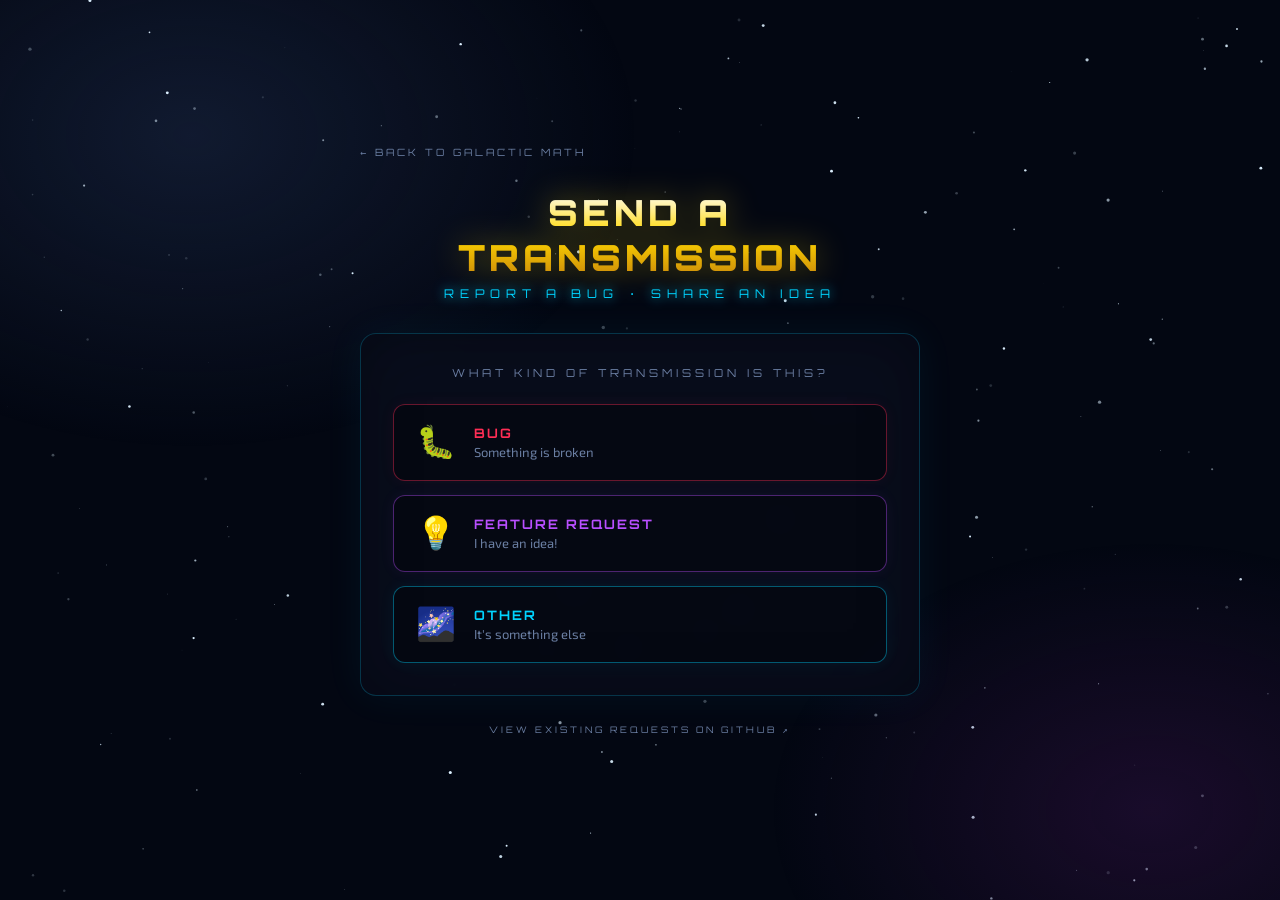
<file: pages/feedback.html>
<!DOCTYPE html>
<html lang="en">
<head>
<meta charset="UTF-8">
<meta name="viewport" content="width=device-width, initial-scale=1.0">
<title>Send Feedback — Galactic Math</title>
<link rel="icon" type="image/svg+xml" href="data:image/svg+xml,%3Csvg xmlns='http://www.w3.org/2000/svg' viewBox='0 0 32 32'%3E%3Crect width='32' height='32' rx='4' fill='%23030712'/%3E%3Ccircle cx='16' cy='16' r='7' fill='%231a2744' stroke='%2300d4ff' stroke-width='1.5'/%3E%3Cellipse cx='16' cy='16' rx='12' ry='4.5' fill='none' stroke='%23ffd700' stroke-width='1.5' opacity='0.9'/%3E%3Ccircle cx='7' cy='8' r='1.2' fill='%23e8f4ff' opacity='0.7'/%3E%3Ccircle cx='26' cy='7' r='1' fill='%23e8f4ff' opacity='0.5'/%3E%3Ccircle cx='27' cy='24' r='1.2' fill='%23e8f4ff' opacity='0.6'/%3E%3C/svg%3E">
<link href="https://fonts.googleapis.com/css2?family=Orbitron:wght@400;700;900&family=Exo+2:wght@300;400;600&display=swap" rel="stylesheet">
<style>
  :root {
    --space-black: #030712;
    --deep-space: #0a0f1e;
    --nebula-blue: #1a2744;
    --saber-blue: #00d4ff;
    --saber-green: #39ff14;
    --saber-red: #ff2d55;
    --saber-purple: #b94fff;
    --gold: #ffd700;
    --star-white: #e8f4ff;
    --muted: #6b7fa3;
    --glow-blue: rgba(0, 212, 255, 0.3);
    --glow-green: rgba(57, 255, 20, 0.3);
  }

  * { margin: 0; padding: 0; box-sizing: border-box; }

  body {
    background: var(--space-black);
    color: var(--star-white);
    font-family: 'Exo 2', sans-serif;
    min-height: 100vh;
    overflow-x: hidden;
    position: relative;
  }

  body::before {
    content: '';
    position: fixed;
    top: -20%; left: -20%;
    width: 70%; height: 70%;
    background: radial-gradient(ellipse, rgba(26, 39, 68, 0.6) 0%, transparent 70%);
    pointer-events: none;
    z-index: 0;
  }

  body::after {
    content: '';
    position: fixed;
    bottom: -20%; right: -20%;
    width: 60%; height: 60%;
    background: radial-gradient(ellipse, rgba(60, 20, 80, 0.4) 0%, transparent 70%);
    pointer-events: none;
    z-index: 0;
  }

  #starfield {
    position: fixed;
    top: 0; left: 0;
    width: 100%; height: 100%;
    pointer-events: none;
    z-index: 0;
  }

  .container {
    position: relative;
    z-index: 1;
    max-width: 600px;
    margin: 0 auto;
    padding: 40px 20px 60px;
    min-height: 100vh;
    display: flex;
    flex-direction: column;
    align-items: center;
    justify-content: center;
  }

  /* ===== HEADER ===== */
  .back-link {
    align-self: flex-start;
    font-family: 'Orbitron', monospace;
    font-size: 10px;
    letter-spacing: 3px;
    color: var(--muted);
    text-decoration: none;
    margin-bottom: 32px;
    transition: color 0.2s;
  }

  .back-link:hover { color: var(--saber-blue); }

  .title-main {
    font-family: 'Orbitron', monospace;
    font-size: clamp(22px, 5vw, 36px);
    font-weight: 900;
    letter-spacing: 4px;
    background: linear-gradient(180deg, #fff 0%, var(--gold) 50%, #c8860a 100%);
    -webkit-background-clip: text;
    -webkit-text-fill-color: transparent;
    background-clip: text;
    filter: drop-shadow(0 0 16px rgba(255, 215, 0, 0.4));
    text-align: center;
    margin-bottom: 6px;
  }

  .title-sub {
    font-family: 'Orbitron', monospace;
    font-size: clamp(9px, 1.8vw, 12px);
    letter-spacing: 6px;
    color: var(--saber-blue);
    text-transform: uppercase;
    text-align: center;
    margin-bottom: 32px;
    filter: drop-shadow(0 0 6px var(--saber-blue));
  }

  /* ===== CARD ===== */
  .feedback-card {
    width: 100%;
    background: rgba(10, 15, 30, 0.85);
    border: 1px solid rgba(0, 212, 255, 0.2);
    border-radius: 16px;
    padding: 32px;
    backdrop-filter: blur(10px);
    box-shadow: 0 0 40px rgba(0, 212, 255, 0.06), inset 0 0 60px rgba(0, 0, 0, 0.3);
  }

  .field-label {
    font-family: 'Orbitron', monospace;
    font-size: 10px;
    letter-spacing: 4px;
    color: var(--saber-blue);
    text-transform: uppercase;
    display: block;
    margin-bottom: 8px;
  }

  .field-input {
    width: 100%;
    padding: 12px 16px;
    background: rgba(0, 212, 255, 0.05);
    border: 1px solid rgba(0, 212, 255, 0.2);
    border-radius: 8px;
    color: var(--star-white);
    font-family: 'Exo 2', sans-serif;
    font-size: 15px;
    outline: none;
    transition: all 0.2s;
    margin-bottom: 24px;
  }

  .field-input:focus {
    border-color: var(--saber-blue);
    box-shadow: 0 0 16px var(--glow-blue);
    background: rgba(0, 212, 255, 0.08);
  }

  .field-textarea {
    resize: vertical;
    min-height: 120px;
    line-height: 1.5;
  }

  .error-msg {
    color: var(--saber-red);
    font-size: 12px;
    letter-spacing: 1px;
    font-family: 'Orbitron', monospace;
    min-height: 18px;
    margin-bottom: 16px;
  }

  .btn-primary {
    width: 100%;
    padding: 16px;
    background: linear-gradient(135deg, rgba(0, 212, 255, 0.15), rgba(0, 100, 200, 0.15));
    border: 1px solid var(--saber-blue);
    border-radius: 10px;
    color: var(--saber-blue);
    font-family: 'Orbitron', monospace;
    font-size: 13px;
    letter-spacing: 3px;
    cursor: pointer;
    transition: all 0.25s;
    text-transform: uppercase;
    box-shadow: 0 0 20px rgba(0, 212, 255, 0.1);
  }

  .btn-primary:hover {
    background: linear-gradient(135deg, rgba(0, 212, 255, 0.25), rgba(0, 100, 200, 0.25));
    box-shadow: 0 0 30px rgba(0, 212, 255, 0.3);
    transform: translateY(-1px);
  }

  .saber-divider {
    width: 100%;
    height: 1px;
    background: linear-gradient(90deg, transparent, var(--saber-blue), transparent);
    margin: 24px 0;
    box-shadow: 0 0 6px var(--saber-blue);
  }

  /* ===== CATEGORY PICKER ===== */
  .category-prompt {
    font-family: 'Orbitron', monospace;
    font-size: 11px;
    letter-spacing: 4px;
    color: var(--muted);
    text-transform: uppercase;
    text-align: center;
    margin-bottom: 24px;
  }

  .category-btn {
    width: 100%;
    display: flex;
    align-items: center;
    gap: 18px;
    padding: 20px 22px;
    border-radius: 12px;
    border: 1px solid;
    cursor: pointer;
    margin-bottom: 14px;
    transition: all 0.2s;
    text-align: left;
    background: rgba(0, 0, 0, 0.3);
  }

  .category-btn:last-child { margin-bottom: 0; }

  .category-icon {
    font-size: 32px;
    line-height: 1;
    flex-shrink: 0;
  }

  .category-text { display: flex; flex-direction: column; gap: 3px; }

  .category-name {
    font-family: 'Orbitron', monospace;
    font-size: 13px;
    font-weight: 700;
    letter-spacing: 2px;
    text-transform: uppercase;
  }

  .category-desc {
    font-family: 'Exo 2', sans-serif;
    font-size: 13px;
    color: var(--muted);
  }

  .category-bug {
    border-color: rgba(255, 45, 85, 0.4);
    box-shadow: 0 0 16px rgba(255, 45, 85, 0.06);
  }
  .category-bug .category-name { color: var(--saber-red); }
  .category-bug:hover {
    border-color: var(--saber-red);
    box-shadow: 0 0 28px rgba(255, 45, 85, 0.25);
    transform: translateY(-2px);
  }

  .category-feature {
    border-color: rgba(185, 79, 255, 0.4);
    box-shadow: 0 0 16px rgba(185, 79, 255, 0.06);
  }
  .category-feature .category-name { color: var(--saber-purple); }
  .category-feature:hover {
    border-color: var(--saber-purple);
    box-shadow: 0 0 28px rgba(185, 79, 255, 0.25);
    transform: translateY(-2px);
  }

  .category-other {
    border-color: rgba(0, 212, 255, 0.4);
    box-shadow: 0 0 16px rgba(0, 212, 255, 0.06);
  }
  .category-other .category-name { color: var(--saber-blue); }
  .category-other:hover {
    border-color: var(--saber-blue);
    box-shadow: 0 0 28px rgba(0, 212, 255, 0.25);
    transform: translateY(-2px);
  }

  /* ===== SELECTED CATEGORY BADGE ===== */
  .category-badge {
    display: inline-flex;
    align-items: center;
    gap: 7px;
    font-family: 'Orbitron', monospace;
    font-size: 9px;
    letter-spacing: 2px;
    text-transform: uppercase;
    padding: 5px 12px;
    border-radius: 20px;
    border: 1px solid;
    margin-bottom: 22px;
    cursor: pointer;
    transition: opacity 0.2s;
  }
  .category-badge:hover { opacity: 0.7; }
  .badge-bug     { color: var(--saber-red);    border-color: var(--saber-red);    background: rgba(255, 45, 85, 0.12);  box-shadow: 0 0 10px rgba(255, 45, 85, 0.2); }
  .badge-feature { color: var(--saber-purple); border-color: var(--saber-purple); background: rgba(185, 79, 255, 0.12); box-shadow: 0 0 10px rgba(185, 79, 255, 0.2); }
  .badge-other   { color: var(--saber-blue);   border-color: var(--saber-blue);   background: rgba(0, 212, 255, 0.12);  box-shadow: 0 0 10px rgba(0, 212, 255, 0.2); }

  /* ===== CONFIRMATION ===== */
  .confirm-state {
    display: none;
    text-align: center;
  }

  .confirm-icon {
    font-size: 56px;
    margin-bottom: 16px;
    animation: spin-in 0.5s cubic-bezier(0.175, 0.885, 0.32, 1.275);
  }

  @keyframes spin-in {
    from { transform: scale(0) rotate(-180deg); opacity: 0; }
    to { transform: scale(1) rotate(0deg); opacity: 1; }
  }

  .confirm-title {
    font-family: 'Orbitron', monospace;
    font-size: 18px;
    font-weight: 900;
    letter-spacing: 3px;
    color: var(--saber-green);
    filter: drop-shadow(0 0 10px var(--saber-green));
    margin-bottom: 12px;
  }

  .confirm-body {
    color: var(--muted);
    font-size: 14px;
    line-height: 1.6;
    margin-bottom: 28px;
  }

  .confirm-body a {
    color: var(--saber-blue);
    text-decoration: none;
  }

  .confirm-body a:hover { text-decoration: underline; }

  /* ===== PAGE FOOTER ===== */
  .page-footer {
    margin-top: 28px;
    text-align: center;
    font-family: 'Orbitron', monospace;
    font-size: 9px;
    letter-spacing: 3px;
    color: var(--muted);
    text-transform: uppercase;
  }

  .page-footer a {
    color: var(--muted);
    text-decoration: none;
    transition: color 0.2s;
  }

  .page-footer a:hover { color: var(--saber-blue); }
</style>
</head>
<body>

<canvas id="starfield"></canvas>

<div class="container">
  <a href="../index.html" class="back-link">← BACK TO GALACTIC MATH</a>

  <div class="title-main">SEND A TRANSMISSION</div>
  <div class="title-sub">Report a bug · Share an idea</div>

  <div class="feedback-card">

    <!-- STEP 1: CATEGORY PICKER -->
    <div id="categoryState">
      <p class="category-prompt">What kind of transmission is this?</p>

      <button class="category-btn category-bug" onclick="selectCategory('bug')">
        <span class="category-icon">🐛</span>
        <span class="category-text">
          <span class="category-name">Bug</span>
          <span class="category-desc">Something is broken</span>
        </span>
      </button>

      <button class="category-btn category-feature" onclick="selectCategory('feature')">
        <span class="category-icon">💡</span>
        <span class="category-text">
          <span class="category-name">Feature Request</span>
          <span class="category-desc">I have an idea!</span>
        </span>
      </button>

      <button class="category-btn category-other" onclick="selectCategory('other')">
        <span class="category-icon">🌌</span>
        <span class="category-text">
          <span class="category-name">Other</span>
          <span class="category-desc">It's something else</span>
        </span>
      </button>
    </div>

    <!-- STEP 2: FORM STATE -->
    <div id="formState" style="display:none">
      <div id="categoryBadge"></div>

      <span class="field-label">▸ Your name</span>
      <input type="text" class="field-input" id="inputName"
             placeholder="Han Solo" maxlength="80"
             onkeydown="if(event.key==='Enter') document.getElementById('inputMessage').focus()">

      <span class="field-label" id="messageLabel">▸ What's your idea or what's broken?</span>
      <textarea class="field-input field-textarea" id="inputMessage"
                placeholder="Tell us what you'd like to see, or describe the bug..."
                maxlength="500" oninput="updateCharCount()"></textarea>
      <div style="text-align:right; font-size:11px; color:var(--muted); margin-top:-18px; margin-bottom:16px;">
        <span id="charCount">0</span> / 500
      </div>

      <!-- Honeypot: hidden from real users, bots fill it in -->
      <input type="text" id="honeypot" autocomplete="off"
             style="display:none" tabindex="-1" aria-hidden="true">

      <div class="error-msg" id="errorMsg"></div>

      <div class="saber-divider"></div>

      <button class="btn-primary" onclick="playTransmitSound(); submitFeedback()">
        📡 TRANSMIT FEEDBACK
      </button>
    </div>

    <!-- CONFIRMATION STATE -->
    <div class="confirm-state" id="confirmState">
      <div class="confirm-icon">📡</div>
      <div class="confirm-title">TRANSMISSION RECEIVED! ✓</div>
      <div class="confirm-body">
        Your feedback has been logged. Thanks, Commander!<br><br>
        You can track all feedback at<br>
        <a href="https://github.com/bmschimmel/galactic-math/issues" target="_blank">
          github.com/bmschimmel/galactic-math/issues
        </a>
      </div>
      <button class="btn-primary" onclick="window.location.href='../index.html'">
        🚀 BACK TO TRAINING
      </button>
    </div>

    <!-- ERROR STATE -->
    <div class="confirm-state" id="errorState">
      <div class="confirm-icon">⚠️</div>
      <div class="confirm-title" style="color:var(--saber-red);filter:drop-shadow(0 0 10px var(--saber-red));">
        TRANSMISSION FAILED
      </div>
      <div class="confirm-body">
        Something went wrong on our end. Try again later, or submit directly at<br><br>
        <a href="https://github.com/bmschimmel/galactic-math/issues/new" target="_blank">
          github.com/bmschimmel/galactic-math/issues/new
        </a>
      </div>
      <button class="btn-primary" onclick="showCategory()">
        ↺ TRY AGAIN
      </button>
    </div>

  </div>

  <div class="page-footer">
    <a href="https://github.com/bmschimmel/galactic-math/issues" target="_blank" rel="noopener">
      View existing requests on GitHub ↗
    </a>
  </div>
</div>

<script>
// ===== AUDIO ENGINE =====
let audioCtx = null;
function getAudio() {
  if (!audioCtx) audioCtx = new (window.AudioContext || window.webkitAudioContext)();
  return audioCtx;
}

function playTone(freq, type, duration, vol = 0.18, attack = 0.005) {
  try {
    const ctx = getAudio();
    const osc = ctx.createOscillator();
    const gain = ctx.createGain();
    osc.connect(gain);
    gain.connect(ctx.destination);
    osc.type = type;
    osc.frequency.setValueAtTime(freq, ctx.currentTime);
    gain.gain.setValueAtTime(0, ctx.currentTime);
    gain.gain.linearRampToValueAtTime(vol, ctx.currentTime + attack);
    gain.gain.exponentialRampToValueAtTime(0.001, ctx.currentTime + duration);
    osc.start(ctx.currentTime);
    osc.stop(ctx.currentTime + duration + 0.05);
  } catch(e) {}
}

function playFreqSweep(startFreq, endFreq, type, duration, vol = 0.15) {
  try {
    const ctx = getAudio();
    const osc = ctx.createOscillator();
    const gain = ctx.createGain();
    osc.connect(gain);
    gain.connect(ctx.destination);
    osc.type = type;
    osc.frequency.setValueAtTime(startFreq, ctx.currentTime);
    osc.frequency.exponentialRampToValueAtTime(endFreq, ctx.currentTime + duration);
    gain.gain.setValueAtTime(vol, ctx.currentTime);
    gain.gain.exponentialRampToValueAtTime(0.001, ctx.currentTime + duration);
    osc.start(ctx.currentTime);
    osc.stop(ctx.currentTime + duration + 0.05);
  } catch(e) {}
}

// Transmission ray sound: sharp beam launch → signal pulse → lock-on ping
function playTransmitSound() {
  try {
    const ctx = getAudio();
    const t = ctx.currentTime;

    // Layer 1: laser-beam ray — fast hard sweep from low to very high
    const ray = ctx.createOscillator();
    const rayGain = ctx.createGain();
    ray.connect(rayGain);
    rayGain.connect(ctx.destination);
    ray.type = 'sawtooth';
    ray.frequency.setValueAtTime(120, t);
    ray.frequency.exponentialRampToValueAtTime(4800, t + 0.35);
    rayGain.gain.setValueAtTime(0.22, t);
    rayGain.gain.exponentialRampToValueAtTime(0.001, t + 0.35);
    ray.start(t);
    ray.stop(t + 0.4);

    // Layer 2: noise burst through a bandpass that sweeps up (adds "air" to the beam)
    const bufSize = ctx.sampleRate;
    const buf = ctx.createBuffer(1, bufSize, ctx.sampleRate);
    const data = buf.getChannelData(0);
    for (let i = 0; i < bufSize; i++) data[i] = Math.random() * 2 - 1;
    const noise = ctx.createBufferSource();
    noise.buffer = buf;
    const bp = ctx.createBiquadFilter();
    bp.type = 'bandpass';
    bp.frequency.setValueAtTime(800, t);
    bp.frequency.exponentialRampToValueAtTime(6000, t + 0.3);
    bp.Q.value = 3;
    const noiseGain = ctx.createGain();
    noiseGain.gain.setValueAtTime(0.12, t);
    noiseGain.gain.exponentialRampToValueAtTime(0.001, t + 0.3);
    noise.connect(bp);
    bp.connect(noiseGain);
    noiseGain.connect(ctx.destination);
    noise.start(t);
    noise.stop(t + 0.35);

    // Layer 3: rapid warble mid-flight (comm signal modulation)
    const warble = ctx.createOscillator();
    const warbleGain = ctx.createGain();
    warble.connect(warbleGain);
    warbleGain.connect(ctx.destination);
    warble.type = 'sine';
    warble.frequency.setValueAtTime(1200, t + 0.1);
    warble.frequency.exponentialRampToValueAtTime(2800, t + 0.28);
    warbleGain.gain.setValueAtTime(0, t + 0.08);
    warbleGain.gain.linearRampToValueAtTime(0.09, t + 0.13);
    warbleGain.gain.exponentialRampToValueAtTime(0.001, t + 0.3);
    warble.start(t + 0.08);
    warble.stop(t + 0.35);

    // Layer 4: sharp lock-on confirmation ping at the end
    const ping = ctx.createOscillator();
    const pingGain = ctx.createGain();
    ping.connect(pingGain);
    pingGain.connect(ctx.destination);
    ping.type = 'sine';
    ping.frequency.setValueAtTime(2200, t + 0.32);
    ping.frequency.exponentialRampToValueAtTime(1760, t + 0.55);
    pingGain.gain.setValueAtTime(0, t + 0.32);
    pingGain.gain.linearRampToValueAtTime(0.14, t + 0.34);
    pingGain.gain.exponentialRampToValueAtTime(0.001, t + 0.55);
    ping.start(t + 0.32);
    ping.stop(t + 0.6);
  } catch(e) {}
}

// ===== STARS =====
(function() {
  const canvas = document.getElementById('starfield');
  const ctx = canvas.getContext('2d');
  let stars = [];

  function resize() {
    canvas.width = window.innerWidth;
    canvas.height = window.innerHeight;
    stars = [];
    const count = Math.floor((canvas.width * canvas.height) / 6000);
    for (let i = 0; i < count; i++) {
      stars.push({
        x: Math.random() * canvas.width,
        y: Math.random() * canvas.height,
        r: Math.random() * 1.5 + 0.2,
        speed: Math.random() * 0.008 + 0.002,
        phase: Math.random() * Math.PI * 2
      });
    }
  }

  function draw(t) {
    ctx.clearRect(0, 0, canvas.width, canvas.height);
    stars.forEach(s => {
      const op = 0.15 + 0.85 * (0.5 + 0.5 * Math.sin(t * s.speed * 1000 + s.phase));
      ctx.beginPath();
      ctx.arc(s.x, s.y, s.r, 0, Math.PI * 2);
      ctx.fillStyle = `rgba(220, 240, 255, ${op})`;
      ctx.fill();
    });
    requestAnimationFrame(draw);
  }

  window.addEventListener('resize', resize);
  resize();
  requestAnimationFrame(draw);
})();

const WORKER_URL = 'https://galactic-math-feedback.bmschimmel.workers.dev';

// ===== CATEGORY SELECTION =====
let selectedCategory = null;

const CATEGORY_META = {
  bug: {
    label:       '🐛 Bug',
    cssClass:    'badge-bug',
    fieldLabel:  '▸ What\'s broken?',
    placeholder: 'Describe the bug — what happened, and what did you expect?',
  },
  feature: {
    label:       '💡 Feature Request',
    cssClass:    'badge-feature',
    fieldLabel:  '▸ What\'s your idea?',
    placeholder: 'Describe your idea — what would make the game more fun?',
  },
  other: {
    label:       '🌌 Other',
    cssClass:    'badge-other',
    fieldLabel:  '▸ What\'s on your mind?',
    placeholder: 'Tell us anything — questions, thoughts, whatever you\'d like...',
  },
};

function selectCategory(category) {
  selectedCategory = category;
  const meta = CATEGORY_META[category];

  // Render the badge (clicking it returns to category picker)
  const badge = document.getElementById('categoryBadge');
  badge.innerHTML = `<button class="category-badge ${meta.cssClass}" onclick="showCategory()" title="Change category">${meta.label} ✕</button>`;

  // Update form copy to match the chosen category
  document.getElementById('messageLabel').textContent = meta.fieldLabel;
  document.getElementById('inputMessage').placeholder = meta.placeholder;

  document.getElementById('categoryState').style.display = 'none';
  document.getElementById('formState').style.display = 'block';
  document.getElementById('inputName').focus();
}

function showCategory() {
  document.getElementById('categoryState').style.display = 'block';
  document.getElementById('formState').style.display = 'none';
  document.getElementById('confirmState').style.display = 'none';
  document.getElementById('errorState').style.display = 'none';
  document.getElementById('errorMsg').textContent = '';
}

// ===== FEEDBACK FORM =====
function updateCharCount() {
  const len = document.getElementById('inputMessage').value.length;
  document.getElementById('charCount').textContent = len;
}

async function submitFeedback() {
  const name = document.getElementById('inputName').value.trim();
  const message = document.getElementById('inputMessage').value.trim();
  const honeypot = document.getElementById('honeypot').value;
  const errorEl = document.getElementById('errorMsg');
  const btn = document.querySelector('#formState .btn-primary');

  if (!name) { errorEl.textContent = '⚠ Enter your name'; return; }
  if (!message) { errorEl.textContent = '⚠ Tell us your idea or what\'s broken'; return; }
  if (message.length > 500) { errorEl.textContent = '⚠ Message must be 500 characters or fewer'; return; }
  errorEl.textContent = '';

  btn.disabled = true;
  btn.textContent = '📡 TRANSMITTING...';

  try {
    const res = await fetch(WORKER_URL, {
      method: 'POST',
      headers: { 'Content-Type': 'application/json' },
      body: JSON.stringify({ name, message, category: selectedCategory, honeypot }),
    });

    if (res.ok) {
      document.getElementById('formState').style.display = 'none';
      document.getElementById('confirmState').style.display = 'block';
    } else {
      document.getElementById('formState').style.display = 'none';
      document.getElementById('errorState').style.display = 'block';
    }
  } catch {
    document.getElementById('formState').style.display = 'none';
    document.getElementById('errorState').style.display = 'block';
  } finally {
    btn.disabled = false;
    btn.textContent = '📡 TRANSMIT FEEDBACK';
  }
}
</script>
</body>
</html>
</file>
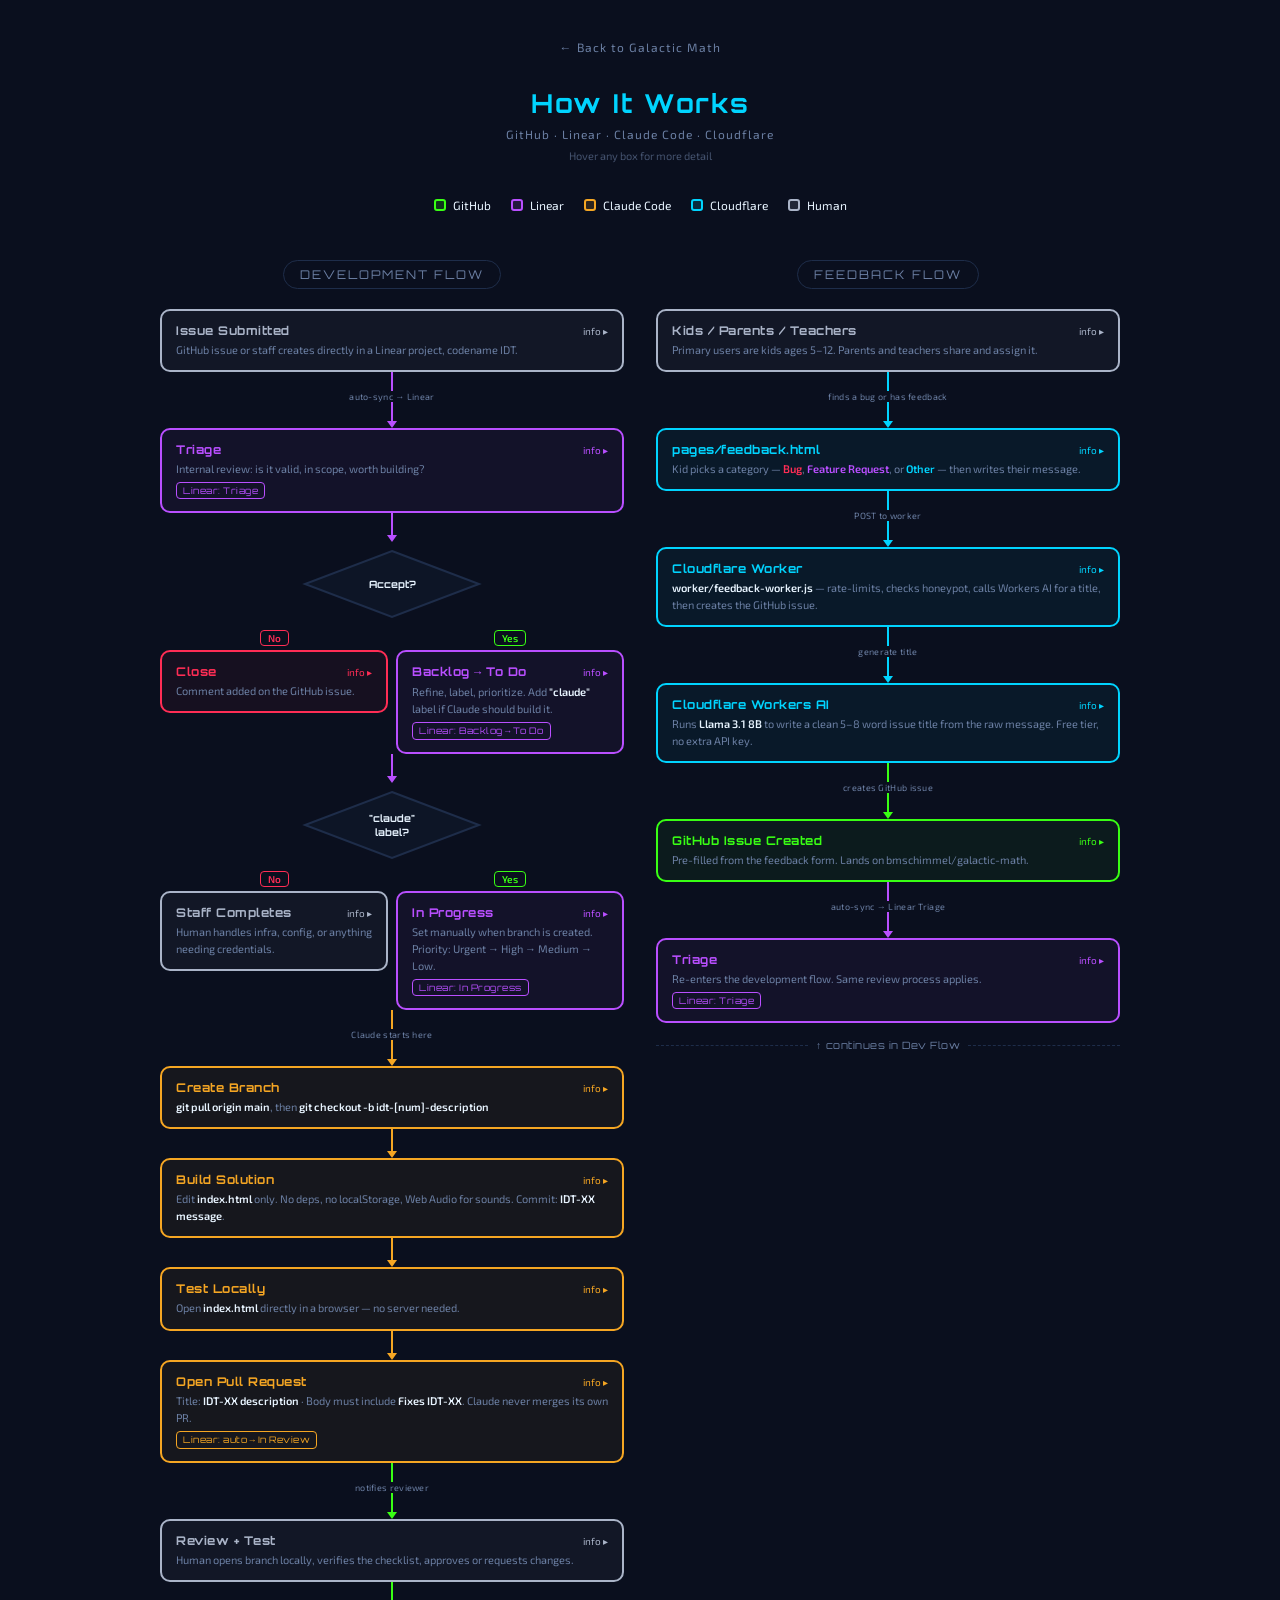
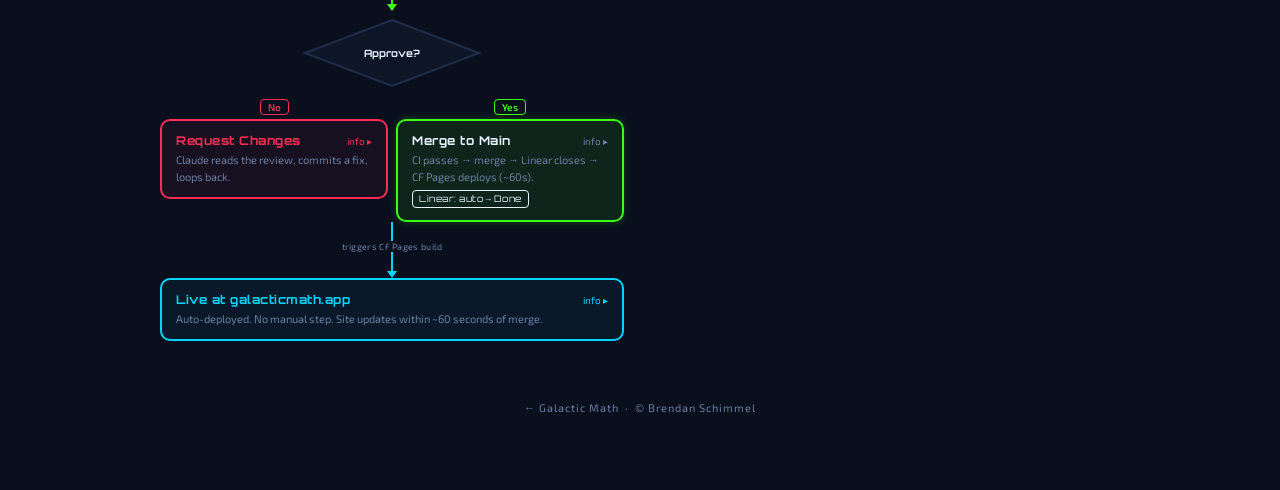
<file: pages/workflow.html>
<!DOCTYPE html>
<html lang="en">
<head>
  <meta charset="UTF-8">
  <meta name="viewport" content="width=device-width, initial-scale=1.0">
  <title>How It Works — Galactic Math</title>
  <link rel="icon" type="image/svg+xml" href="data:image/svg+xml,%3Csvg xmlns='http://www.w3.org/2000/svg' viewBox='0 0 32 32'%3E%3Crect width='32' height='32' rx='4' fill='%23030712'/%3E%3Ccircle cx='16' cy='16' r='7' fill='%231a2744' stroke='%2300d4ff' stroke-width='1.5'/%3E%3Cellipse cx='16' cy='16' rx='12' ry='4.5' fill='none' stroke='%23ffd700' stroke-width='1.5' opacity='0.9'/%3E%3Ccircle cx='7' cy='8' r='1.2' fill='%23e8f4ff' opacity='0.7'/%3E%3Ccircle cx='26' cy='7' r='1' fill='%23e8f4ff' opacity='0.5'/%3E%3Ccircle cx='27' cy='24' r='1.2' fill='%23e8f4ff' opacity='0.6'/%3E%3C/svg%3E">
  <link href="https://fonts.googleapis.com/css2?family=Orbitron:wght@400;700;900&family=Exo+2:wght@300;400;600&display=swap" rel="stylesheet">
  <style>
    :root {
      --saber-blue:   #00d4ff;
      --saber-green:  #39ff14;
      --saber-red:    #ff2d55;
      --saber-purple: #b94fff;
      --gold:         #ffd700;
      --star-white:   #e8f4ff;
      --muted:        #6b7fa3;
      --bg:           #0a0f1e;
      --bg2:          #0d1526;
      --border:       #1e2d4a;
      --col-github:   #39ff14;
      --col-linear:   #b94fff;
      --col-claude:   #f5a623;
      --col-cf:       #00d4ff;
      --col-user:     #aab4c8;
    }

    * { box-sizing: border-box; margin: 0; padding: 0; }

    body {
      background: var(--bg);
      color: var(--star-white);
      font-family: 'Exo 2', sans-serif;
      min-height: 100vh;
      padding: 40px 20px 80px;
    }

    h1 {
      font-family: 'Orbitron', monospace;
      font-size: clamp(18px, 4vw, 26px);
      text-align: center;
      color: var(--saber-blue);
      letter-spacing: 2px;
      margin-bottom: 8px;
    }

    .subtitle {
      text-align: center;
      color: var(--muted);
      font-size: 12px;
      letter-spacing: 1px;
      margin-bottom: 8px;
    }

    .hover-hint-global {
      text-align: center;
      color: var(--muted);
      font-size: 11px;
      margin-bottom: 36px;
      opacity: 0.6;
    }

    .back-link {
      display: block;
      text-align: center;
      color: var(--muted);
      font-size: 12px;
      letter-spacing: 1px;
      text-decoration: none;
      margin-bottom: 32px;
      transition: color 0.2s;
    }
    .back-link:hover { color: var(--saber-blue); }

    /* ── Legend ── */
    .legend {
      display: flex;
      flex-wrap: wrap;
      justify-content: center;
      gap: 10px 20px;
      margin-bottom: 48px;
    }
    .legend-item {
      display: flex;
      align-items: center;
      gap: 7px;
      font-size: 12px;
      color: var(--star-white);
    }
    .legend-dot {
      width: 12px;
      height: 12px;
      border-radius: 3px;
      border: 2px solid;
      flex-shrink: 0;
    }

    /* ── Two-column layout ── */
    .flows-wrap {
      max-width: 960px;
      margin: 0 auto;
      display: grid;
      grid-template-columns: 1fr 1fr;
      gap: 32px;
      align-items: start;
    }

    @media (max-width: 680px) {
      .flows-wrap { grid-template-columns: 1fr; }
    }

    .flow-section {
      display: flex;
      flex-direction: column;
      align-items: center;
    }

    .flow-title {
      font-family: 'Orbitron', monospace;
      font-size: 12px;
      letter-spacing: 2px;
      color: var(--muted);
      text-transform: uppercase;
      margin-bottom: 20px;
      padding: 6px 16px;
      border: 1px solid var(--border);
      border-radius: 20px;
    }

    .flow {
      width: 100%;
      display: flex;
      flex-direction: column;
      align-items: center;
    }

    /* ── Node ── */
    .node {
      width: 100%;
      border-radius: 10px;
      border: 2px solid;
      padding: 12px 14px;
      cursor: pointer;
      transition: box-shadow 0.25s;
    }

    .node-header {
      display: flex;
      align-items: flex-start;
      justify-content: space-between;
      gap: 6px;
    }

    .node .label {
      font-family: 'Orbitron', monospace;
      font-size: 12px;
      font-weight: 700;
      letter-spacing: 0.5px;
      margin-bottom: 3px;
      flex: 1;
    }

    .node .toggle-hint {
      font-size: 10px;
      color: var(--muted);
      white-space: nowrap;
      padding-top: 2px;
      flex-shrink: 0;
      user-select: none;
    }
    .node.active .toggle-hint::after,
    .node:hover  .toggle-hint::after { content: " ▾"; }
    .node:not(.active) .toggle-hint::after { content: " ▸"; }

    .node .detail {
      font-size: 11px;
      color: var(--muted);
      line-height: 1.55;
    }
    .node .detail strong { color: var(--star-white); font-weight: 600; }

    .node .badge {
      display: inline-block;
      font-size: 9px;
      font-family: 'Orbitron', monospace;
      letter-spacing: 0.5px;
      padding: 2px 6px;
      border-radius: 4px;
      border: 1px solid;
      margin-top: 5px;
    }

    /* ── Explainer ── */
    .explainer {
      overflow: hidden;
      max-height: 0;
      opacity: 0;
      margin-top: 0;
      /* Closing: fast, no delay */
      transition: max-height 0.2s ease, opacity 0.15s ease, margin-top 0.15s ease;
    }
    .node:hover .explainer,
    .node.active .explainer {
      max-height: 300px;
      opacity: 1;
      margin-top: 10px;
      /* Opening: slow with 500ms hover delay */
      transition: max-height 0.5s ease 0.5s, opacity 0.4s ease 0.5s, margin-top 0.4s ease 0.5s;
    }
    .explainer-inner {
      border-top: 1px solid var(--border);
      padding-top: 8px;
      font-size: 11px;
      color: var(--star-white);
      line-height: 1.65;
    }
    .explainer-inner code {
      font-family: monospace;
      font-size: 10px;
      background: rgba(255,255,255,0.06);
      border: 1px solid var(--border);
      border-radius: 3px;
      padding: 1px 5px;
    }

    /* color variants */
    .github    { border-color: var(--col-github);  background: rgba(57,255,20,0.05); }
    .github    .label { color: var(--col-github); }
    .github    .badge { border-color: var(--col-github); color: var(--col-github); }
    .github    .toggle-hint { color: var(--col-github); }
    .github:hover, .github.active { box-shadow: 0 0 14px rgba(57,255,20,0.15); }

    .linear    { border-color: var(--col-linear);  background: rgba(185,79,255,0.05); }
    .linear    .label { color: var(--col-linear); }
    .linear    .badge { border-color: var(--col-linear); color: var(--col-linear); }
    .linear    .toggle-hint { color: var(--col-linear); }
    .linear:hover, .linear.active { box-shadow: 0 0 14px rgba(185,79,255,0.15); }

    .claude    { border-color: var(--col-claude);  background: rgba(245,166,35,0.05); }
    .claude    .label { color: var(--col-claude); }
    .claude    .badge { border-color: var(--col-claude); color: var(--col-claude); }
    .claude    .toggle-hint { color: var(--col-claude); }
    .claude:hover, .claude.active { box-shadow: 0 0 14px rgba(245,166,35,0.15); }

    .cf        { border-color: var(--col-cf);      background: rgba(0,212,255,0.05); }
    .cf        .label { color: var(--col-cf); }
    .cf        .badge { border-color: var(--col-cf); color: var(--col-cf); }
    .cf        .toggle-hint { color: var(--col-cf); }
    .cf:hover, .cf.active { box-shadow: 0 0 14px rgba(0,212,255,0.15); }

    .user-node { border-color: var(--col-user);    background: rgba(170,180,200,0.05); }
    .user-node .label { color: var(--col-user); }
    .user-node .toggle-hint { color: var(--col-user); }
    .user-node:hover, .user-node.active { box-shadow: 0 0 14px rgba(170,180,200,0.12); }

    .danger    { border-color: var(--saber-red);   background: rgba(255,45,85,0.05); }
    .danger    .label { color: var(--saber-red); }
    .danger    .toggle-hint { color: var(--saber-red); }

    .success   { border-color: var(--col-github);  background: rgba(57,255,20,0.09);
                 box-shadow: 0 0 10px rgba(57,255,20,0.2); }

    /* ── Arrow ── */
    .arrow {
      display: flex;
      flex-direction: column;
      align-items: center;
    }
    .arrow-line {
      width: 2px;
      height: 22px;
      background: var(--border);
    }
    .arrow-label {
      font-size: 9px;
      color: var(--muted);
      background: var(--bg);
      padding: 0 5px;
      margin: -3px 0;
      z-index: 1;
      position: relative;
      letter-spacing: 0.3px;
    }
    .arrow-tip {
      width: 0; height: 0;
      border-left: 5px solid transparent;
      border-right: 5px solid transparent;
      border-top: 7px solid var(--border);
    }
    .arrow.green  .arrow-line { background: var(--col-github); }
    .arrow.green  .arrow-tip  { border-top-color: var(--col-github); }
    .arrow.purple .arrow-line { background: var(--col-linear); }
    .arrow.purple .arrow-tip  { border-top-color: var(--col-linear); }
    .arrow.orange .arrow-line { background: var(--col-claude); }
    .arrow.orange .arrow-tip  { border-top-color: var(--col-claude); }
    .arrow.blue   .arrow-line { background: var(--col-cf); }
    .arrow.blue   .arrow-tip  { border-top-color: var(--col-cf); }

    /* ── Decision diamond ── */
    .decision-wrap {
      width: 100%;
      display: flex;
      flex-direction: column;
      align-items: center;
    }
    .diamond-wrap {
      position: relative;
      width: 180px;
      height: 72px;
      margin: 6px 0;
      flex-shrink: 0;
    }
    .diamond-wrap svg {
      position: absolute;
      width: 100%;
      height: 100%;
    }
    .diamond-text {
      position: absolute;
      inset: 0;
      display: flex;
      align-items: center;
      justify-content: center;
      font-family: 'Orbitron', monospace;
      font-size: 10px;
      font-weight: 700;
      color: var(--star-white);
      text-align: center;
      line-height: 1.4;
      pointer-events: none;
    }
    .decision-branches {
      display: flex;
      width: 100%;
      justify-content: space-between;
      align-items: flex-start;
      gap: 8px;
      margin-top: 4px;
    }
    .branch {
      flex: 1;
      display: flex;
      flex-direction: column;
      align-items: center;
    }
    .branch-label {
      font-size: 10px;
      font-weight: 600;
      padding: 1px 7px;
      border-radius: 4px;
      margin-bottom: 4px;
    }
    .branch-label.yes { color: var(--col-github); border: 1px solid var(--col-github); }
    .branch-label.no  { color: var(--saber-red);  border: 1px solid var(--saber-red); }

    /* ── Loop-back indicator ── */
    .loop-back {
      width: 100%;
      margin-top: 16px;
      display: flex;
      align-items: center;
      gap: 8px;
    }
    .loop-back hr { flex: 1; border: none; border-top: 1px dashed var(--border); }
    .loop-back span {
      font-size: 10px;
      letter-spacing: 0.5px;
      font-family: 'Orbitron', monospace;
      color: var(--muted);
      white-space: nowrap;
    }

    /* ── Footer ── */
    .page-footer {
      text-align: center;
      margin-top: 60px;
      font-size: 11px;
      color: var(--muted);
      letter-spacing: 1px;
    }
    .page-footer a { color: var(--muted); text-decoration: none; }
    .page-footer a:hover { color: var(--saber-blue); }
  </style>
</head>
<body>

  <a href="../index.html" class="back-link">← Back to Galactic Math</a>

  <h1>How It Works</h1>
  <p class="subtitle">GitHub · Linear · Claude Code · Cloudflare</p>
  <p class="hover-hint-global">Hover any box for more detail</p>

  <div class="legend">
    <div class="legend-item">
      <div class="legend-dot" style="border-color:var(--col-github);background:rgba(57,255,20,0.15)"></div>GitHub
    </div>
    <div class="legend-item">
      <div class="legend-dot" style="border-color:var(--col-linear);background:rgba(185,79,255,0.15)"></div>Linear
    </div>
    <div class="legend-item">
      <div class="legend-dot" style="border-color:var(--col-claude);background:rgba(245,166,35,0.15)"></div>Claude Code
    </div>
    <div class="legend-item">
      <div class="legend-dot" style="border-color:var(--col-cf);background:rgba(0,212,255,0.15)"></div>Cloudflare
    </div>
    <div class="legend-item">
      <div class="legend-dot" style="border-color:var(--col-user);background:rgba(170,180,200,0.15)"></div>Human
    </div>
  </div>

  <div class="flows-wrap">

    <!-- ═══════════════════════ -->
    <!-- FLOW 1: Development    -->
    <!-- ═══════════════════════ -->
    <div class="flow-section">
      <div class="flow-title">Development Flow</div>
      <div class="flow">

        <div class="node user-node">
          <div class="node-header">
            <div class="label">Issue Submitted</div>
            <span class="toggle-hint">info</span>
          </div>
          <div class="detail">GitHub issue or staff creates directly in a Linear project, codename IDT.</div>
          <div class="explainer"><div class="explainer-inner">
            GitHub issues auto-sync to Linear Triage via the integration. Staff can also create Linear issues directly for internal work that doesn't need a GitHub reporter.
          </div></div>
        </div>

        <div class="arrow purple"><div class="arrow-line"></div><div class="arrow-label">auto-sync → Linear</div><div class="arrow-line"></div><div class="arrow-tip"></div></div>

        <div class="node linear">
          <div class="node-header">
            <div class="label">Triage</div>
            <span class="toggle-hint">info</span>
          </div>
          <div class="detail">Internal review: is it valid, in scope, worth building?</div>
          <span class="badge">Linear: Triage</span>
          <div class="explainer"><div class="explainer-inner">
            Issues stay here until staff accepts or declines — nothing gets dropped. Key question: does this improve the core experience for a K-6 kid?
          </div></div>
        </div>

        <div class="arrow purple"><div class="arrow-line"></div><div class="arrow-tip"></div></div>

        <div class="decision-wrap">
          <div class="diamond-wrap">
            <svg viewBox="0 0 180 72" preserveAspectRatio="none"><polygon points="90,3 177,36 90,69 3,36" fill="#0d1526" stroke="#1e2d4a" stroke-width="2"/></svg>
            <div class="diamond-text">Accept?</div>
          </div>
          <div class="decision-branches">
            <div class="branch">
              <span class="branch-label no">No</span>
              <div class="node danger" style="max-width:100%">
                <div class="node-header">
                  <div class="label">Close</div>
                  <span class="toggle-hint">info</span>
                </div>
                <div class="detail">Comment added on the GitHub issue.</div>
                <div class="explainer"><div class="explainer-inner">
                  A decline always gets a comment — out of scope, duplicate, or too complex for the single-file constraint.
                </div></div>
              </div>
            </div>
            <div class="branch">
              <span class="branch-label yes">Yes</span>
              <div class="node linear" style="max-width:100%">
                <div class="node-header">
                  <div class="label">Backlog → To Do</div>
                  <span class="toggle-hint">info</span>
                </div>
                <div class="detail">Refine, label, prioritize. Add <strong>"claude"</strong> label if Claude should build it.</div>
                <span class="badge">Linear: Backlog → To Do</span>
                <div class="explainer"><div class="explainer-inner">
                  The <code>claude</code> label means the task is well-defined and code-only. Claude picks it up only when it's <em>both</em> To Do <em>and</em> has the label.
                </div></div>
              </div>
            </div>
          </div>
        </div>

        <div class="arrow purple"><div class="arrow-line"></div><div class="arrow-tip"></div></div>

        <div class="decision-wrap">
          <div class="diamond-wrap">
            <svg viewBox="0 0 180 72" preserveAspectRatio="none"><polygon points="90,3 177,36 90,69 3,36" fill="#0d1526" stroke="#1e2d4a" stroke-width="2"/></svg>
            <div class="diamond-text">"claude"<br>label?</div>
          </div>
          <div class="decision-branches">
            <div class="branch">
              <span class="branch-label no">No</span>
              <div class="node user-node" style="max-width:100%">
                <div class="node-header">
                  <div class="label">Staff Completes</div>
                  <span class="toggle-hint">info</span>
                </div>
                <div class="detail">Human handles infra, config, or anything needing credentials.</div>
                <div class="explainer"><div class="explainer-inner">
                  Cloudflare config, <code>wrangler.toml</code>, domain settings, or exploratory work not yet well-specified enough for Claude.
                </div></div>
              </div>
            </div>
            <div class="branch">
              <span class="branch-label yes">Yes</span>
              <div class="node linear" style="max-width:100%">
                <div class="node-header">
                  <div class="label">In Progress</div>
                  <span class="toggle-hint">info</span>
                </div>
                <div class="detail">Set manually when branch is created. Priority: Urgent → High → Medium → Low.</div>
                <span class="badge">Linear: In Progress</span>
                <div class="explainer"><div class="explainer-inner">
                  Moving to In Progress is manual — it prevents two people or two Claude sessions from picking up the same issue at once.
                </div></div>
              </div>
            </div>
          </div>
        </div>

        <div class="arrow orange"><div class="arrow-line"></div><div class="arrow-label">Claude starts here</div><div class="arrow-line"></div><div class="arrow-tip"></div></div>

        <div class="node claude">
          <div class="node-header">
            <div class="label">Create Branch</div>
            <span class="toggle-hint">info</span>
          </div>
          <div class="detail"><strong>git pull origin main</strong>, then <strong>git checkout -b idt-[num]-description</strong></div>
          <div class="explainer"><div class="explainer-inner">
            The <code>idt-</code> prefix links the branch to the Linear issue. Never push directly to <code>main</code> — branch protection will reject it.
          </div></div>
        </div>

        <div class="arrow orange"><div class="arrow-line"></div><div class="arrow-tip"></div></div>

        <div class="node claude">
          <div class="node-header">
            <div class="label">Build Solution</div>
            <span class="toggle-hint">info</span>
          </div>
          <div class="detail">Edit <strong>index.html</strong> only. No deps, no localStorage, Web Audio for sounds. Commit: <strong>IDT-XX message</strong>.</div>
          <div class="explainer"><div class="explainer-inner">
            The entire game is one file — no build pipeline needed. The <code>IDT-XX</code> prefix in commit messages is parsed by Linear to auto-link commits to the issue.
          </div></div>
        </div>

        <div class="arrow orange"><div class="arrow-line"></div><div class="arrow-tip"></div></div>

        <div class="node claude">
          <div class="node-header">
            <div class="label">Test Locally</div>
            <span class="toggle-hint">info</span>
          </div>
          <div class="detail">Open <strong>index.html</strong> directly in a browser — no server needed.</div>
          <div class="explainer"><div class="explainer-inner">
            Verify: quiz runs end-to-end, sounds play, keyboard nav works, comet celebration at ≥75%, Hyperspace and Kessel Run modes, all 5 themes, mobile at ~375px.
          </div></div>
        </div>

        <div class="arrow orange"><div class="arrow-line"></div><div class="arrow-tip"></div></div>

        <div class="node claude">
          <div class="node-header">
            <div class="label">Open Pull Request</div>
            <span class="toggle-hint">info</span>
          </div>
          <div class="detail">Title: <strong>IDT-XX description</strong> · Body must include <strong>Fixes IDT-XX</strong>. Claude never merges its own PR.</div>
          <span class="badge">Linear: auto → In Review</span>
          <div class="explainer"><div class="explainer-inner">
            <code>Fixes IDT-XX</code> in the body is parsed by Linear — when the PR merges, Linear automatically closes the issue. Without it, you'd close it manually.
          </div></div>
        </div>

        <div class="arrow green"><div class="arrow-line"></div><div class="arrow-label">notifies reviewer</div><div class="arrow-line"></div><div class="arrow-tip"></div></div>

        <div class="node user-node">
          <div class="node-header">
            <div class="label">Review + Test</div>
            <span class="toggle-hint">info</span>
          </div>
          <div class="detail">Human opens branch locally, verifies the checklist, approves or requests changes.</div>
          <div class="explainer"><div class="explainer-inner">
            Check for colors outside CSS variables, any <code>localStorage</code> calls, or external scripts. Also: does it feel right for a 6-year-old? If requesting changes, be specific — Claude re-reads the comment.
          </div></div>
        </div>

        <div class="arrow green"><div class="arrow-line"></div><div class="arrow-tip"></div></div>

        <div class="decision-wrap">
          <div class="diamond-wrap">
            <svg viewBox="0 0 180 72" preserveAspectRatio="none"><polygon points="90,3 177,36 90,69 3,36" fill="#0d1526" stroke="#1e2d4a" stroke-width="2"/></svg>
            <div class="diamond-text">Approve?</div>
          </div>
          <div class="decision-branches">
            <div class="branch">
              <span class="branch-label no">No</span>
              <div class="node danger" style="max-width:100%">
                <div class="node-header">
                  <div class="label">Request Changes</div>
                  <span class="toggle-hint">info</span>
                </div>
                <div class="detail">Claude reads the review, commits a fix, loops back.</div>
                <div class="explainer"><div class="explainer-inner">
                  The PR stays open. Each fix is a new commit on the same branch with the <code>IDT-XX</code> prefix.
                </div></div>
              </div>
            </div>
            <div class="branch">
              <span class="branch-label yes">Yes</span>
              <div class="node success" style="max-width:100%">
                <div class="node-header">
                  <div class="label">Merge to Main</div>
                  <span class="toggle-hint">info</span>
                </div>
                <div class="detail">CI passes → merge → Linear closes → CF Pages deploys (~60s).</div>
                <span class="badge">Linear: auto → Done</span>
                <div class="explainer"><div class="explainer-inner">
                  Three things happen automatically: Linear issue closes, Cloudflare Pages build kicks off, live site updates. No manual steps.
                </div></div>
              </div>
            </div>
          </div>
        </div>

        <div class="arrow blue"><div class="arrow-line"></div><div class="arrow-label">triggers CF Pages build</div><div class="arrow-line"></div><div class="arrow-tip"></div></div>

        <div class="node cf">
          <div class="node-header">
            <div class="label">Live at galacticmath.app</div>
            <span class="toggle-hint">info</span>
          </div>
          <div class="detail">Auto-deployed. No manual step. Site updates within ~60 seconds of merge.</div>
          <div class="explainer"><div class="explainer-inner">
            Cloudflare Pages watches <code>main</code>. No build step means "deploy" is just copying files to CF's edge network. The game works offline after first load.
          </div></div>
        </div>

      </div>
    </div>


    <!-- ═══════════════════════ -->
    <!-- FLOW 2: Feedback       -->
    <!-- ═══════════════════════ -->
    <div class="flow-section">
      <div class="flow-title">Feedback Flow</div>
      <div class="flow">

        <div class="node user-node">
          <div class="node-header">
            <div class="label">Kids / Parents / Teachers</div>
            <span class="toggle-hint">info</span>
          </div>
          <div class="detail">Primary users are kids ages 5–12. Parents and teachers share and assign it.</div>
          <div class="explainer"><div class="explainer-inner">
            Keep UI language simple and encouraging — never punishing. The feedback link lives in the footer so kids don't see it as part of the game.
          </div></div>
        </div>

        <div class="arrow blue"><div class="arrow-line"></div><div class="arrow-label">finds a bug or has feedback</div><div class="arrow-line"></div><div class="arrow-tip"></div></div>

        <div class="node cf">
          <div class="node-header">
            <div class="label">pages/feedback.html</div>
            <span class="toggle-hint">info</span>
          </div>
          <div class="detail">Kid picks a category — <strong style="color:var(--saber-red)">Bug</strong>, <strong style="color:var(--saber-purple)">Feature Request</strong>, or <strong style="color:var(--saber-blue)">Other</strong> — then writes their message.</div>
          <div class="explainer"><div class="explainer-inner">
            Form label and placeholder update to match the chosen category. Sends <code>{ name, message, category }</code> to the Worker — GitHub token never touches the browser.
          </div></div>
        </div>

        <div class="arrow blue"><div class="arrow-line"></div><div class="arrow-label">POST to worker</div><div class="arrow-line"></div><div class="arrow-tip"></div></div>

        <div class="node cf">
          <div class="node-header">
            <div class="label">Cloudflare Worker</div>
            <span class="toggle-hint">info</span>
          </div>
          <div class="detail"><strong>worker/feedback-worker.js</strong> — rate-limits, checks honeypot, calls Workers AI for a title, then creates the GitHub issue.</div>
          <div class="explainer"><div class="explainer-inner">
            Honeypot: bots fill a hidden field humans never see. Rate limit: 3 submissions per IP per 10 min. Deployed separately via <code>wrangler deploy</code> — not auto-deployed on git push.
          </div></div>
        </div>

        <div class="arrow blue"><div class="arrow-line"></div><div class="arrow-label">generate title</div><div class="arrow-line"></div><div class="arrow-tip"></div></div>

        <div class="node cf">
          <div class="node-header">
            <div class="label">Cloudflare Workers AI</div>
            <span class="toggle-hint">info</span>
          </div>
          <div class="detail">Runs <strong>Llama 3.1 8B</strong> to write a clean 5–8 word issue title from the raw message. Free tier, no extra API key.</div>
          <div class="explainer"><div class="explainer-inner">
            Uses <code>env.AI.run('@cf/meta/llama-3.1-8b-instruct')</code>. Falls back to the first 50 chars of the message if the model fails — a kid's submission always gets through. Category maps to label: Bug → <code>bug</code>, Feature Request → <code>enhancement</code>, Other → <code>feedback</code>.
          </div></div>
        </div>

        <div class="arrow green"><div class="arrow-line"></div><div class="arrow-label">creates GitHub issue</div><div class="arrow-line"></div><div class="arrow-tip"></div></div>

        <div class="node github">
          <div class="node-header">
            <div class="label">GitHub Issue Created</div>
            <span class="toggle-hint">info</span>
          </div>
          <div class="detail">Pre-filled from the feedback form. Lands on bmschimmel/galactic-math.</div>
          <div class="explainer"><div class="explainer-inner">
            The issue is structured for easy triage. The Linear–GitHub integration picks it up immediately and places it in Triage — same as any manually-filed issue.
          </div></div>
        </div>

        <div class="arrow purple"><div class="arrow-line"></div><div class="arrow-label">auto-sync → Linear Triage</div><div class="arrow-line"></div><div class="arrow-tip"></div></div>

        <div class="node linear">
          <div class="node-header">
            <div class="label">Triage</div>
            <span class="toggle-hint">info</span>
          </div>
          <div class="detail">Re-enters the development flow. Same review process applies.</div>
          <span class="badge">Linear: Triage</span>
          <div class="explainer"><div class="explainer-inner">
            Loop complete: user plays → submits feedback → issue in Triage → reviewed → built by Claude → deployed → user plays the fix.
          </div></div>
        </div>

        <div class="loop-back">
          <hr><span>↑ continues in Dev Flow</span><hr>
        </div>

      </div>
    </div>

  </div><!-- /flows-wrap -->

  <footer class="page-footer">
    <a href="../index.html">← Galactic Math</a> &nbsp;·&nbsp; © Brendan Schimmel
  </footer>

  <script>
    // Tap-to-toggle for touch / narrow screens
    document.querySelectorAll('.node').forEach(function(node) {
      node.addEventListener('click', function() {
        if (window.matchMedia('(hover: none)').matches || window.innerWidth < 600) {
          node.classList.toggle('active');
        }
      });
    });
  </script>

</body>
</html>
</file>
<file: assets/css/style.css>
:root {
    --space-black: #030712;
    --deep-space: #0a0f1e;
    --nebula-blue: #1a2744;
    --saber-blue: #00d4ff;
    --saber-green: #39ff14;
    --saber-red: #ff2d55;
    --gold: #ffd700;
    --star-white: #e8f4ff;
    --muted: #6b7fa3;
    --saber-purple: #b94fff;
    --glow-blue: rgba(0, 212, 255, 0.3);
    --glow-green: rgba(57, 255, 20, 0.3);
    --glow-gold: rgba(255, 215, 0, 0.4);
    --glow-purple: rgba(185, 79, 255, 0.3);
    --nebula-glow-1: rgba(26, 39, 68, 0.6);
    --nebula-glow-2: rgba(60, 20, 80, 0.4);
  }

  /* ===== THEMES ===== */
  html[data-theme="dim"] {
    --space-black: #0d0d12;
    --deep-space: #161620;
    --nebula-blue: #20202e;
    --saber-blue: #8ab0d0;
    --star-white: #b8c8d8;
    --muted: #5a6878;
    --gold: #c8a830;
    --glow-blue: rgba(138, 176, 208, 0.2);
    --glow-gold: rgba(200, 168, 48, 0.3);
    --nebula-glow-1: rgba(30, 30, 50, 0.5);
    --nebula-glow-2: rgba(40, 20, 60, 0.3);
  }

  html[data-theme="midnight"] {
    --space-black: #060210;
    --deep-space: #0c0820;
    --nebula-blue: #1a0e35;
    --saber-blue: #b06aff;
    --star-white: #e0d8ff;
    --muted: #6a50a0;
    --glow-blue: rgba(176, 106, 255, 0.3);
    --nebula-glow-1: rgba(28, 10, 55, 0.7);
    --nebula-glow-2: rgba(80, 10, 100, 0.5);
  }

  html[data-theme="deep-blue"] {
    --space-black: #010c1e;
    --deep-space: #041828;
    --nebula-blue: #082845;
    --saber-blue: #00aaff;
    --star-white: #c8e8ff;
    --muted: #3a6888;
    --glow-blue: rgba(0, 170, 255, 0.3);
    --nebula-glow-1: rgba(4, 24, 55, 0.7);
    --nebula-glow-2: rgba(0, 30, 80, 0.5);
  }

  html[data-theme="retro"] {
    --space-black: #000a00;
    --deep-space: #001400;
    --nebula-blue: #002800;
    --saber-blue: #00ff41;
    --saber-green: #00cc33;
    --gold: #aaff00;
    --star-white: #00ee38;
    --muted: #006818;
    --glow-blue: rgba(0, 255, 65, 0.25);
    --glow-green: rgba(0, 204, 51, 0.25);
    --glow-gold: rgba(170, 255, 0, 0.3);
    --nebula-glow-1: rgba(0, 40, 0, 0.8);
    --nebula-glow-2: rgba(0, 50, 10, 0.5);
  }

  * { margin: 0; padding: 0; box-sizing: border-box; }

  body {
    background: var(--space-black);
    color: var(--star-white);
    font-family: 'Exo 2', sans-serif;
    min-height: 100vh;
    overflow-x: hidden;
    position: relative;
  }

  /* Star field */
  #starfield {
    position: fixed;
    top: 0; left: 0;
    width: 100%; height: 100%;
    pointer-events: none;
    z-index: 0;
  }

  .container {
    position: relative;
    z-index: 1;
    max-width: 700px;
    margin: 0 auto;
    padding: 20px;
    min-height: 100vh;
    display: flex;
    flex-direction: column;
    align-items: center;
    justify-content: center;
    padding-bottom: 0;
  }

  .page-wrapper {
    position: relative;
    z-index: 1;
    max-width: 700px;
    margin: 0 auto;
    display: flex;
    flex-direction: column;
    min-height: 100vh;
  }

  /* ===== TITLE ===== */
  .title-logo {
    text-align: center;
    margin-bottom: 8px;
  }

  .title-main {
    font-family: 'Orbitron', monospace;
    font-size: clamp(28px, 6vw, 52px);
    font-weight: 900;
    letter-spacing: 4px;
    background: linear-gradient(180deg, #fff 0%, var(--gold) 50%, #c8860a 100%);
    -webkit-background-clip: text;
    -webkit-text-fill-color: transparent;
    background-clip: text;
    text-shadow: none;
    filter: drop-shadow(0 0 20px var(--glow-gold));
    line-height: 1;
  }

  .title-sub {
    font-family: 'Orbitron', monospace;
    font-size: clamp(10px, 2vw, 14px);
    letter-spacing: 8px;
    color: var(--saber-blue);
    text-transform: uppercase;
    margin-top: 6px;
    filter: drop-shadow(0 0 8px var(--saber-blue));
  }

  /* ===== SCREENS ===== */
  .screen {
    width: 100%;
    display: none;
    animation: fadeIn 0.4s ease;
  }

  .screen.active { display: block; }

  @keyframes fadeIn {
    from { opacity: 0; transform: translateY(10px); }
    to { opacity: 1; transform: translateY(0); }
  }

  /* ===== SETUP SCREEN ===== */
  .setup-card {
    background: rgba(10, 15, 30, 0.85);
    border: 1px solid rgba(0, 212, 255, 0.2);
    border-radius: 16px;
    padding: 32px 32px 24px;
    backdrop-filter: blur(10px);
    box-shadow: 0 0 40px rgba(0, 212, 255, 0.08), inset 0 0 60px rgba(0, 0, 0, 0.3);
  }

  .setup-label {
    font-family: 'Orbitron', monospace;
    font-size: 11px;
    letter-spacing: 4px;
    color: var(--saber-blue);
    text-transform: uppercase;
    margin-bottom: 16px;
    display: block;
  }

  .number-grid {
    display: grid;
    grid-template-columns: repeat(7, 1fr);
    gap: 8px;
    margin-bottom: 28px;
  }

  .num-btn {
    aspect-ratio: 1;
    min-height: 44px;
    background: rgba(0, 212, 255, 0.05);
    border: 1px solid rgba(0, 212, 255, 0.2);
    border-radius: 8px;
    color: var(--muted);
    font-family: 'Orbitron', monospace;
    font-size: 14px;
    cursor: pointer;
    transition: all 0.2s;
    display: flex;
    align-items: center;
    justify-content: center;
  }

  .num-btn:hover {
    border-color: var(--saber-blue);
    color: var(--saber-blue);
    background: rgba(0, 212, 255, 0.1);
    box-shadow: 0 0 12px var(--glow-blue);
  }

  .num-btn.selected {
    background: rgba(0, 212, 255, 0.15);
    border-color: var(--saber-blue);
    color: var(--saber-blue);
    box-shadow: 0 0 16px var(--glow-blue);
  }

  .quick-btns {
    display: flex;
    gap: 8px;
    margin-bottom: 24px;
    flex-wrap: wrap;
  }

  .quick-btn {
    padding: 6px 14px;
    background: transparent;
    border: 1px solid rgba(255, 215, 0, 0.3);
    border-radius: 20px;
    color: var(--gold);
    font-family: 'Exo 2', sans-serif;
    font-size: 12px;
    cursor: pointer;
    transition: all 0.2s;
    letter-spacing: 1px;
  }

  .quick-btn:hover {
    background: rgba(255, 215, 0, 0.1);
    box-shadow: 0 0 10px var(--glow-gold);
  }

  .quick-btn.active-preset {
    background: rgba(255, 215, 0, 0.12);
    border-color: var(--gold);
    box-shadow: 0 0 14px var(--glow-gold), 0 0 4px var(--glow-gold) inset;
  }

  .mode-btn.selected-mode {
    background: rgba(0, 212, 255, 0.15);
    border-color: var(--saber-blue);
    color: var(--saber-blue);
    box-shadow: 0 0 12px var(--glow-blue);
  }

  /* Op mode color groups */
  .quick-btn.op-mul-div {
    border-color: rgba(185, 79, 255, 0.3);
    color: var(--saber-purple);
  }
  .quick-btn.op-mul-div.selected-mode {
    background: rgba(185, 79, 255, 0.12);
    border-color: var(--saber-purple);
    color: var(--saber-purple);
    box-shadow: 0 0 12px var(--glow-purple);
  }
  @media (hover: hover) {
    .quick-btn.op-mul-div:hover {
      background: rgba(185, 79, 255, 0.12);
      border-color: var(--saber-purple);
      color: var(--saber-purple);
      box-shadow: 0 0 12px var(--glow-purple);
    }
  }
  .quick-btn.op-add-sub {
    border-color: rgba(57, 255, 20, 0.3);
    color: var(--saber-green);
  }
  .quick-btn.op-add-sub.selected-mode {
    background: rgba(57, 255, 20, 0.1);
    border-color: var(--saber-green);
    color: var(--saber-green);
    box-shadow: 0 0 12px var(--glow-green);
  }
  @media (hover: hover) {
    .quick-btn.op-add-sub:hover {
      background: rgba(57, 255, 20, 0.1);
      border-color: var(--saber-green);
      color: var(--saber-green);
      box-shadow: 0 0 12px var(--glow-green);
    }
  }

  /* Game mode tiles */
  .game-mode-tiles {
    display: flex;
    gap: 10px;
  }
  .game-mode-tile-wrap {
    flex: 1;
    min-width: 0;
    display: flex;
    flex-direction: column;
    gap: 8px;
  }
  /* Alien Invasion button */
  .alien-invasion-link {
    display: block;
    text-align: center;
    margin-top: 10px;
    padding: 16px;
    background: transparent;
    border: 1px dashed rgba(57,255,20,0.25);
    border-radius: 10px;
    color: rgba(57,255,20,0.6);
    font-family: 'Orbitron', monospace;
    font-size: 14px;
    letter-spacing: 3px;
    cursor: pointer;
    width: 100%;
    transition: all 0.2s;
    text-transform: uppercase;
  }
  .alien-invasion-link:hover {
    border-color: rgba(57,255,20,0.55);
    color: rgba(57,255,20,0.9);
    background: rgba(57,255,20,0.04);
  }
  .alien-invasion-link.launching {
    border-style: solid;
    border-color: rgba(57,255,20,0.85);
    background: rgba(5, 12, 20, 0.95);
    color: rgba(57,255,20,0.95);
    transition: none;
    pointer-events: none;
    animation: aiLaunchGlow 1.9s ease-out forwards;
  }
  @keyframes aiLaunchGlow {
    0%   { box-shadow: none; }
    15%  { box-shadow: 0 0 10px 2px rgba(57,255,20,0.7); }
    50%  { box-shadow: 0 0 20px 5px rgba(57,255,20,0.9), 0 0 50px 10px rgba(57,255,20,0.3); }
    85%  { box-shadow: 0 0 30px 8px rgba(57,255,20,0.8), 0 0 70px 14px rgba(57,255,20,0.25); }
    100% { box-shadow: 0 0 50px 12px rgba(57,255,20,0.4), 0 0 100px 20px rgba(57,255,20,0.1); }
  }
  .game-mode-tile-btn {
    width: 100%;
    display: flex;
    align-items: center;
    gap: 12px;
    padding: 14px 16px;
    background: rgba(10, 15, 30, 0.6);
    border: 1px solid rgba(0, 212, 255, 0.15);
    border-radius: 12px;
    cursor: pointer;
    transition: all 0.25s;
    text-align: left;
  }
  .game-mode-tile-btn:hover {
    border-color: rgba(0, 212, 255, 0.4);
    background: rgba(0, 212, 255, 0.05);
  }
  .game-mode-tile-btn.selected-mode {
    border-color: var(--saber-blue);
    background: rgba(0, 212, 255, 0.08);
    box-shadow: 0 0 20px rgba(0, 212, 255, 0.15);
  }
  .tile-icon {
    font-size: 24px;
    flex-shrink: 0;
  }
  .tile-body {
    flex: 1;
    min-width: 0;
  }
  .tile-name {
    font-family: 'Orbitron', monospace;
    font-size: 11px;
    font-weight: 700;
    letter-spacing: 2px;
    color: var(--star-white);
    margin-bottom: 3px;
  }
  .tile-desc {
    font-family: 'Exo 2', sans-serif;
    font-size: 10px;
    color: var(--muted);
    line-height: 1.3;
  }
  .tile-badge {
    font-family: 'Orbitron', monospace;
    font-size: 9px;
    font-weight: 700;
    letter-spacing: 3px;
    padding: 5px 10px;
    border-radius: 20px;
    border: 1px solid rgba(107, 127, 163, 0.4);
    color: var(--muted);
    background: rgba(0, 0, 0, 0.3);
    transition: all 0.3s ease;
    flex-shrink: 0;
    position: relative;
    overflow: hidden;
  }
  .tile-badge::before {
    content: '◉';
    margin-right: 5px;
    font-size: 8px;
    opacity: 0.5;
    transition: all 0.3s;
  }
  .game-mode-tile-btn.selected-mode .tile-badge {
    color: var(--saber-green);
    border-color: var(--saber-green);
    background: rgba(57, 255, 20, 0.1);
    box-shadow: 0 0 10px rgba(57, 255, 20, 0.3), inset 0 0 8px rgba(57, 255, 20, 0.08);
    text-shadow: 0 0 8px var(--saber-green);
  }
  .game-mode-tile-btn.selected-mode .tile-badge::before {
    content: '◉';
    opacity: 1;
    color: var(--saber-green);
    filter: drop-shadow(0 0 4px var(--saber-green));
  }
  /* ===== MOBILE LAYOUT ===== */
  @media (max-width: 600px) {
    /* Push content below the fixed history/theme buttons */
    .container {
      justify-content: flex-start;
      padding-top: 56px;
    }

    /* Ensure fixed nav buttons respect safe area insets (iOS notch) */
    .history-btn, .theme-btn {
      top: max(14px, env(safe-area-inset-top, 14px));
    }
    .theme-btn {
      right: max(16px, env(safe-area-inset-right, 16px));
    }
    .history-btn {
      left: max(16px, env(safe-area-inset-left, 16px));
    }

    /* Reduce card padding so the 7-column number grid fits without overflow */
    .setup-card {
      padding: 16px;
    }

    /* Tighter gap and smaller touch targets to fit 7 buttons across ~303px */
    .number-grid {
      gap: 6px;
    }

    .num-btn {
      min-height: 36px;
      font-size: 12px;
    }

    /* Center operation and preset button rows */
    .quick-btns {
      justify-content: center;
    }

    /* Stack challenge mode tiles vertically so each gets full width */
    .game-mode-tiles {
      flex-direction: column;
    }
  }

  /* Restart / quit button row */
  .quiz-actions {
    display: flex;
    justify-content: center;
    gap: 24px;
    margin-top: 10px;
  }

  .restart-btn {
    background: transparent;
    border: none;
    color: var(--muted);
    font-family: 'Orbitron', monospace;
    font-size: 10px;
    letter-spacing: 2px;
    cursor: pointer;
    padding: 6px 10px;
    transition: color 0.2s;
    display: block;
    margin: 0;
  }
  .restart-btn:hover { color: var(--gold); }

  .quit-btn {
    background: transparent;
    border: none;
    color: var(--muted);
    font-family: 'Orbitron', monospace;
    font-size: 0.7rem;
    letter-spacing: 0.1em;
    cursor: pointer;
    padding: 6px 12px;
    transition: color 0.2s;
    display: block;
    margin: 0;
  }
  .quit-btn:hover { color: var(--saber-red); }

  /* ===== BUTTONS ===== */
  .btn-primary {
    width: 100%;
    padding: 16px;
    background: linear-gradient(135deg, rgba(0, 212, 255, 0.15), rgba(0, 100, 200, 0.15));
    border: 1px solid var(--saber-blue);
    border-radius: 10px;
    color: var(--saber-blue);
    font-family: 'Orbitron', monospace;
    font-size: 14px;
    letter-spacing: 3px;
    cursor: pointer;
    transition: all 0.25s;
    text-transform: uppercase;
    box-shadow: 0 0 20px rgba(0, 212, 255, 0.1);
  }

  .btn-primary:hover:not(:disabled) {
    background: linear-gradient(135deg, rgba(0, 212, 255, 0.25), rgba(0, 100, 200, 0.25));
    box-shadow: 0 0 30px rgba(0, 212, 255, 0.3);
    transform: translateY(-1px);
  }

  .btn-primary:disabled {
    opacity: 0.4;
    cursor: not-allowed;
  }

  #startBtn {
    position: relative;
    overflow: hidden;
  }
  #startBtn span {
    position: relative;
    z-index: 1;
  }
  #startBtn::before {
    content: '';
    position: absolute;
    top: 0; left: 0;
    height: 100%;
    width: 0;
    background: linear-gradient(90deg, rgba(0,212,255,0.35) 0%, rgba(57,255,20,0.25) 100%);
    pointer-events: none;
  }
  #startBtn.launching::before {
    animation: launchFill 1.3s linear forwards;
  }
  #startBtn.liftoff::before {
    animation: none;
    width: 100%;
    background: linear-gradient(90deg, rgba(0,212,255,0.55), rgba(255,255,255,0.35));
    transition: background 0.1s;
  }
  @keyframes launchFill {
    0%   { width: 0%; }
    46%  { width: 35%; }
    85%  { width: 88%; }
    100% { width: 100%; }
  }

  /* ===== QUIZ SCREEN ===== */
  .quiz-header {
    display: flex;
    justify-content: space-between;
    align-items: center;
    margin-bottom: 24px;
    padding: 12px 16px;
    background: rgba(10, 15, 30, 0.7);
    border: 1px solid rgba(0, 212, 255, 0.15);
    border-radius: 10px;
  }

  .progress-text {
    font-family: 'Orbitron', monospace;
    font-size: 12px;
    color: var(--saber-blue);
    letter-spacing: 2px;
  }

  .progress-bar-wrap {
    flex: 1;
    height: 4px;
    background: rgba(255,255,255,0.1);
    border-radius: 2px;
    margin: 0 16px;
    overflow: hidden;
  }

  .progress-bar-fill {
    height: 100%;
    background: linear-gradient(90deg, var(--saber-blue), var(--saber-green));
    border-radius: 2px;
    transition: width 0.4s ease;
    box-shadow: 0 0 8px var(--saber-blue);
  }

  .score-live {
    font-family: 'Orbitron', monospace;
    font-size: 12px;
    color: var(--saber-green);
    letter-spacing: 2px;
  }

  .question-card {
    background: rgba(10, 15, 30, 0.85);
    border: 1px solid rgba(0, 212, 255, 0.2);
    border-radius: 20px;
    padding: 40px 32px;
    text-align: center;
    backdrop-filter: blur(10px);
    box-shadow: 0 0 60px rgba(0, 212, 255, 0.06);
    position: relative;
    overflow: hidden;
  }

  .question-card::before {
    content: '';
    position: absolute;
    top: 0; left: 50%;
    transform: translateX(-50%);
    width: 40%;
    height: 1px;
    background: linear-gradient(90deg, transparent, var(--saber-blue), transparent);
  }

  .question-num {
    font-family: 'Orbitron', monospace;
    font-size: 10px;
    letter-spacing: 4px;
    color: var(--muted);
    margin-bottom: 20px;
    text-transform: uppercase;
  }

  .question-text {
    font-family: 'Orbitron', monospace;
    font-size: clamp(36px, 10vw, 72px);
    font-weight: 900;
    color: var(--star-white);
    margin-bottom: 32px;
    letter-spacing: 4px;
    text-shadow: 0 0 30px rgba(255,255,255,0.2);
  }

  .answer-input {
    width: 160px;
    padding: 16px;
    background: rgba(0, 212, 255, 0.05);
    border: 2px solid rgba(0, 212, 255, 0.3);
    border-radius: 12px;
    color: var(--saber-blue);
    font-family: 'Orbitron', monospace;
    font-size: 28px;
    text-align: center;
    outline: none;
    transition: all 0.2s;
    caret-color: var(--saber-blue);
  }

  .answer-input:focus {
    border-color: var(--saber-blue);
    box-shadow: 0 0 20px var(--glow-blue);
    background: rgba(0, 212, 255, 0.08);
  }

  .answer-input.correct {
    border-color: var(--saber-green);
    color: var(--saber-green);
    box-shadow: 0 0 20px var(--glow-green);
    animation: pulse-green 0.4s ease;
  }

  .answer-input.wrong {
    border-color: var(--saber-red);
    color: var(--saber-red);
    box-shadow: 0 0 20px rgba(255, 45, 85, 0.3);
    animation: shake 0.3s ease;
  }

  @keyframes pulse-green {
    0% { transform: scale(1); }
    50% { transform: scale(1.08); }
    100% { transform: scale(1); }
  }

  @keyframes shake {
    0%, 100% { transform: translateX(0); }
    25% { transform: translateX(-8px); }
    75% { transform: translateX(8px); }
  }

  .hint-text {
    margin-top: 16px;
    font-size: 12px;
    color: var(--muted);
    letter-spacing: 1px;
  }

  .hint-text span {
    color: var(--saber-blue);
    font-family: 'Orbitron', monospace;
    font-size: 10px;
  }

  /* ===== MOBILE SUBMIT BUTTON ===== */
  .submit-btn {
    display: none;
    padding: 14px 20px;
    background: linear-gradient(135deg, rgba(0, 212, 255, 0.15), rgba(0, 100, 200, 0.15));
    border: 2px solid var(--saber-blue);
    border-radius: 12px;
    color: var(--saber-blue);
    font-family: 'Orbitron', monospace;
    font-size: 13px;
    letter-spacing: 2px;
    cursor: pointer;
    transition: all 0.2s;
    box-shadow: 0 0 15px var(--glow-blue);
    white-space: nowrap;
    flex-shrink: 0;
  }

  .submit-btn:active {
    transform: scale(0.95);
    box-shadow: 0 0 25px var(--glow-blue);
  }

  /* Show submit button on touch devices (iOS/Android) */
  @media (hover: none) and (pointer: coarse) {
    .submit-btn { display: block; }
    .hint-text { display: none; }
  }

  .answer-row {
    display: flex;
    align-items: center;
    gap: 12px;
    margin-bottom: 8px;
  }

  .answer-row .answer-input {
    flex: 1;
    margin-bottom: 0;
  }

  .feedback-flash {
    font-family: 'Orbitron', monospace;
    font-size: 26px;
    font-weight: 900;
    pointer-events: none;
    opacity: 0;
    width: 36px;
    flex-shrink: 0;
    text-align: center;
  }

  .feedback-flash.show-correct {
    opacity: 1;
    animation: flashPulse 0.6s ease forwards;
    color: var(--saber-green);
    filter: drop-shadow(0 0 10px var(--saber-green));
  }

  .feedback-flash.show-wrong {
    opacity: 1;
    animation: flashPulse 0.6s ease forwards;
    color: var(--saber-red);
    filter: drop-shadow(0 0 10px var(--saber-red));
  }

  @keyframes flashPulse {
    0%   { opacity: 0; transform: scale(0.5); }
    30%  { opacity: 1; transform: scale(1.3); }
    60%  { opacity: 1; transform: scale(1.0); }
    100% { opacity: 0; transform: scale(0.8); }
  }

  /* ===== RESULTS ===== */
  .results-card {
    background: rgba(10, 15, 30, 0.9);
    border: 1px solid rgba(255, 215, 0, 0.2);
    border-radius: 20px;
    padding: 40px 32px;
    text-align: center;
    backdrop-filter: blur(10px);
    box-shadow: 0 0 60px rgba(255, 215, 0, 0.06);
  }

  .rank-badge {
    font-size: 64px;
    margin-bottom: 8px;
    animation: spin-in 0.6s cubic-bezier(0.175, 0.885, 0.32, 1.275);
  }

  @keyframes spin-in {
    from { transform: scale(0) rotate(-180deg); opacity: 0; }
    to { transform: scale(1) rotate(0deg); opacity: 1; }
  }

  .rank-title {
    font-family: 'Orbitron', monospace;
    font-size: 22px;
    font-weight: 900;
    letter-spacing: 3px;
    margin-bottom: 8px;
  }

  .score-big {
    font-family: 'Orbitron', monospace;
    font-size: clamp(48px, 12vw, 80px);
    font-weight: 900;
    line-height: 1;
    margin: 20px 0;
    background: linear-gradient(180deg, #fff 0%, var(--gold) 100%);
    -webkit-background-clip: text;
    -webkit-text-fill-color: transparent;
    background-clip: text;
    filter: drop-shadow(0 0 20px var(--glow-gold));
  }

  .score-label {
    color: var(--muted);
    font-size: 13px;
    letter-spacing: 2px;
    margin-bottom: 28px;
  }

  .results-breakdown {
    display: grid;
    grid-template-columns: 1fr 1fr;
    gap: 12px;
    margin-bottom: 28px;
  }

  .stat-box {
    background: rgba(0,0,0,0.3);
    border: 1px solid rgba(255,255,255,0.08);
    border-radius: 10px;
    padding: 14px;
  }

  .stat-num {
    font-family: 'Orbitron', monospace;
    font-size: 28px;
    font-weight: 700;
  }

  .stat-num.green { color: var(--saber-green); filter: drop-shadow(0 0 8px var(--saber-green)); }
  .stat-num.red { color: var(--saber-red); }

  .stat-label {
    font-size: 11px;
    color: var(--muted);
    letter-spacing: 2px;
    margin-top: 4px;
  }

  .missed-list {
    text-align: left;
    margin-bottom: 24px;
    max-height: 160px;
    overflow-y: auto;
    padding-right: 4px;
  }

  .missed-list::-webkit-scrollbar { width: 4px; }
  .missed-list::-webkit-scrollbar-track { background: transparent; }
  .missed-list::-webkit-scrollbar-thumb { background: var(--saber-red); border-radius: 2px; }

  .missed-item {
    display: flex;
    justify-content: space-between;
    align-items: center;
    padding: 8px 12px;
    background: rgba(255, 45, 85, 0.05);
    border: 1px solid rgba(255, 45, 85, 0.15);
    border-radius: 6px;
    margin-bottom: 6px;
    font-size: 13px;
  }

  .missed-q { color: var(--star-white); font-family: 'Orbitron', monospace; font-size: 12px; }
  .missed-yours { color: var(--saber-red); font-size: 12px; }
  .missed-correct { color: var(--saber-green); font-family: 'Orbitron', monospace; font-size: 12px; }

  .missed-section-label {
    font-family: 'Orbitron', monospace;
    font-size: 10px;
    letter-spacing: 3px;
    color: var(--saber-red);
    margin-bottom: 10px;
    text-align: left;
  }

  .btn-secondary {
    width: 100%;
    padding: 14px;
    background: transparent;
    border: 1px solid rgba(255, 215, 0, 0.4);
    border-radius: 10px;
    color: var(--gold);
    font-family: 'Orbitron', monospace;
    font-size: 13px;
    letter-spacing: 3px;
    cursor: pointer;
    transition: all 0.25s;
    margin-top: 10px;
  }

  .btn-secondary:hover {
    background: rgba(255, 215, 0, 0.08);
    box-shadow: 0 0 20px var(--glow-gold);
  }

  /* Lightsaber divider */
  .saber-divider {
    width: 100%;
    height: 1px;
    background: linear-gradient(90deg, transparent, var(--saber-blue), transparent);
    margin: 20px 0;
    box-shadow: 0 0 6px var(--saber-blue);
  }

  /* Nav dots */
  .nav-dots {
    display: flex;
    gap: 6px;
    justify-content: center;
    margin-top: 20px;
    flex-wrap: wrap;
    max-width: 500px;
    margin-left: auto;
    margin-right: auto;
  }

  .nav-dot {
    width: 10px;
    height: 10px;
    border-radius: 50%;
    background: rgba(255,255,255,0.1);
    border: 1px solid rgba(255,255,255,0.15);
    cursor: pointer;
    transition: all 0.2s;
  }

  .nav-dot.answered-correct { background: var(--saber-green); border-color: var(--saber-green); box-shadow: 0 0 6px var(--saber-green); }
  .nav-dot.answered-wrong { background: var(--saber-red); border-color: var(--saber-red); }
  .nav-dot.current { border-color: var(--saber-blue); box-shadow: 0 0 8px var(--saber-blue); transform: scale(1.3); }

  .error-msg {
    color: var(--saber-red);
    font-size: 12px;
    letter-spacing: 1px;
    font-family: 'Orbitron', monospace;
  }
  .error-msg:not(:empty) {
    margin: 10px 0 0;
  }

  /* ===== SPACESHIP FLYBY ===== */
  #shipCanvas {
    position: fixed;
    top: 0; left: 0;
    width: 100%; height: 100%;
    pointer-events: none;
    z-index: 100;
  }

  .congrats-banner {
    position: fixed;
    top: 50%;
    left: 50%;
    transform: translate(-50%, -50%) scale(0);
    z-index: 101;
    text-align: center;
    pointer-events: none;
    animation: none;
    background: rgba(3, 7, 18, 0.82);
    border: 1px solid rgba(255, 215, 0, 0.35);
    border-radius: 16px;
    padding: 24px 40px;
    backdrop-filter: blur(12px);
    box-shadow: 0 0 60px rgba(255, 215, 0, 0.15), inset 0 0 40px rgba(0,0,0,0.4);
    min-width: 280px;
  }

  .congrats-banner.show {
    animation: bannerPop 0.6s cubic-bezier(0.175, 0.885, 0.32, 1.275) 0.4s forwards;
  }

  @keyframes bannerPop {
    0%   { transform: translate(-50%, -50%) scale(0); opacity: 0; }
    60%  { transform: translate(-50%, -50%) scale(1.08); opacity: 1; }
    100% { transform: translate(-50%, -50%) scale(1); opacity: 1; }
  }

  .congrats-text {
    font-family: 'Orbitron', monospace;
    font-size: clamp(20px, 5vw, 40px);
    font-weight: 900;
    letter-spacing: 6px;
    background: linear-gradient(180deg, #fff 0%, var(--gold) 60%, #e67e00 100%);
    -webkit-background-clip: text;
    -webkit-text-fill-color: transparent;
    background-clip: text;
    filter: drop-shadow(0 0 30px var(--gold));
    text-shadow: none;
  }

  .congrats-sub {
    font-family: 'Orbitron', monospace;
    font-size: clamp(8px, 2vw, 12px);
    letter-spacing: 6px;
    color: var(--saber-blue);
    margin-top: 6px;
    filter: drop-shadow(0 0 8px var(--saber-blue));
  }

  /* ===== HYPERSPACE MODE ===== */
  .hyperspace-timer-row {
    display: flex;
    justify-content: space-between;
    align-items: center;
    margin-bottom: 6px;
  }

  .hyperspace-label {
    font-family: 'Orbitron', monospace;
    font-size: 10px;
    letter-spacing: 3px;
    color: var(--gold);
    text-transform: uppercase;
  }

  .hyperspace-countdown {
    font-family: 'Orbitron', monospace;
    font-size: 20px;
    font-weight: 700;
    color: var(--gold);
    filter: drop-shadow(0 0 10px var(--gold));
    min-width: 60px;
    text-align: right;
  }

  .hyperspace-countdown.warning {
    color: var(--saber-red);
    filter: drop-shadow(0 0 10px var(--saber-red));
    animation: timerPulse 0.5s ease-in-out infinite;
  }

  @keyframes timerPulse {
    0%, 100% { opacity: 1; }
    50% { opacity: 0.55; }
  }

  .hyperspace-bar-outer {
    width: 100%;
    height: 6px;
    background: rgba(255,255,255,0.08);
    border-radius: 3px;
    margin-bottom: 8px;
    overflow: hidden;
  }

  .hyperspace-bar-fill {
    height: 100%;
    background: linear-gradient(90deg, var(--saber-green), var(--gold));
    border-radius: 3px;
    transition: width 1s linear;
    box-shadow: 0 0 8px var(--gold);
  }

  .hyperspace-bar-fill.warning {
    background: linear-gradient(90deg, var(--saber-red), #ff8800);
    box-shadow: 0 0 8px var(--saber-red);
  }

  .hyperspace-status-msg {
    font-family: 'Orbitron', monospace;
    font-size: 10px;
    letter-spacing: 2px;
    color: var(--saber-blue);
    text-align: center;
    min-height: 14px;
    filter: drop-shadow(0 0 6px var(--saber-blue));
  }

  /* Hyperspace difficulty slide-down */
  #hyperspaceOptions {
    max-height: 0;
    overflow: hidden;
    transition: max-height 0.35s cubic-bezier(0.4, 0, 0.2, 1),
                opacity 0.25s ease;
    opacity: 0;
  }
  #hyperspaceOptions.open {
    max-height: 200px;
    opacity: 1;
  }

  /* Hyperspace difficulty grid */
  .diff-grid {
    display: grid;
    grid-template-columns: repeat(3, 1fr);
    gap: 8px;
    margin-top: 4px;
  }
  .diff-btn {
    display: flex;
    flex-direction: column;
    align-items: center;
    gap: 4px;
    padding: 10px 6px;
    background: rgba(10, 15, 30, 0.6);
    border: 1px solid rgba(255, 215, 0, 0.15);
    border-radius: 10px;
    cursor: pointer;
    transition: all 0.2s;
  }
  .diff-btn:hover {
    border-color: rgba(255, 215, 0, 0.4);
    background: rgba(255, 215, 0, 0.05);
  }
  .diff-btn.selected-mode {
    border-color: var(--gold);
    background: rgba(255, 215, 0, 0.08);
    box-shadow: 0 0 14px rgba(255, 215, 0, 0.2);
  }
  .diff-icon { font-size: 18px; }
  .diff-name {
    font-family: 'Orbitron', monospace;
    font-size: 8px;
    font-weight: 700;
    letter-spacing: 1px;
    color: var(--star-white);
    text-align: center;
  }
  .diff-time {
    font-family: 'Orbitron', monospace;
    font-size: 13px;
    font-weight: 700;
    color: var(--gold);
    filter: drop-shadow(0 0 6px var(--gold));
  }
  .diff-btn.selected-mode .diff-time {
    filter: drop-shadow(0 0 10px var(--gold));
  }

  #hyperFailBanner .congrats-text {
    background: linear-gradient(180deg, #fff 0%, #ff6b6b 50%, var(--saber-red) 100%);
    -webkit-background-clip: text;
    -webkit-text-fill-color: transparent;
    background-clip: text;
    filter: drop-shadow(0 0 40px var(--saber-red)) drop-shadow(0 0 20px rgba(255,45,85,0.8));
  }

  #hyperFailBanner .congrats-sub {
    color: #ffb3b3;
    font-size: clamp(10px, 2.5vw, 15px);
    filter: drop-shadow(0 0 10px var(--saber-red));
  }

  /* ===== KESSEL RUN MODE ===== */
  .kessel-timer-row {
    display: flex;
    justify-content: space-between;
    align-items: center;
    margin-bottom: 4px;
  }

  .kessel-label {
    font-family: 'Orbitron', monospace;
    font-size: 10px;
    letter-spacing: 3px;
    color: var(--saber-green);
    text-transform: uppercase;
  }

  .kessel-elapsed {
    font-family: 'Orbitron', monospace;
    font-size: 20px;
    font-weight: 700;
    color: var(--saber-green);
    filter: drop-shadow(0 0 10px var(--saber-green));
    min-width: 60px;
    text-align: right;
  }

  .kessel-penalty-row {
    display: flex;
    justify-content: space-between;
    align-items: center;
  }

  .kessel-penalty-label {
    font-family: 'Orbitron', monospace;
    font-size: 9px;
    letter-spacing: 2px;
    color: var(--muted);
  }

  .kessel-penalty-count {
    font-family: 'Orbitron', monospace;
    font-size: 13px;
    color: var(--saber-red);
    min-width: 60px;
    text-align: right;
  }

  .kessel-penalty-flash {
    position: fixed;
    top: 45%;
    left: 50%;
    transform: translate(-50%, -50%);
    font-family: 'Orbitron', monospace;
    font-size: 32px;
    font-weight: 900;
    color: var(--saber-red);
    filter: drop-shadow(0 0 16px var(--saber-red));
    pointer-events: none;
    opacity: 0;
    z-index: 50;
    letter-spacing: 2px;
    white-space: nowrap;
  }

  @keyframes penaltyPop {
    0%   { opacity: 0; transform: translate(-50%, -50%) scale(0.5); }
    20%  { opacity: 1; transform: translate(-50%, -50%) scale(1.2); }
    50%  { opacity: 1; transform: translate(-50%, -60%) scale(1.0); }
    100% { opacity: 0; transform: translate(-50%, -90%) scale(0.9); }
  }

  .kessel-penalty-flash.show {
    animation: penaltyPop 1.4s ease forwards;
  }

  .kessel-result {
    margin: 12px 0 20px;
    padding: 14px;
    background: rgba(57, 255, 20, 0.06);
    border: 1px solid rgba(57, 255, 20, 0.2);
    border-radius: 10px;
    text-align: center;
  }

  .kessel-result-time {
    font-family: 'Orbitron', monospace;
    font-size: 32px;
    font-weight: 700;
    color: var(--saber-green);
    filter: drop-shadow(0 0 12px var(--saber-green));
  }

  .kessel-result-breakdown {
    font-size: 11px;
    color: var(--muted);
    margin-top: 6px;
    letter-spacing: 1px;
  }

  .session-scores-label {
    font-family: 'Orbitron', monospace;
    font-size: 10px;
    letter-spacing: 3px;
    color: var(--saber-green);
    margin-bottom: 10px;
    text-align: left;
  }

  .session-score-row {
    display: flex;
    align-items: center;
    gap: 10px;
    padding: 8px 12px;
    border-radius: 8px;
    margin-bottom: 6px;
    position: relative;
    overflow: hidden;
    border: 1px solid rgba(57, 255, 20, 0.15);
    background: rgba(10, 15, 30, 0.5);
  }

  .session-score-bar {
    position: absolute;
    left: 0; top: 0; bottom: 0;
    border-radius: 8px;
    transition: width 0.6s ease;
    pointer-events: none;
  }

  .session-score-row.current-run {
    border-color: rgba(57, 255, 20, 0.4);
  }

  .session-score-rank {
    font-family: 'Orbitron', monospace;
    font-size: 10px;
    color: var(--muted);
    width: 22px;
    flex-shrink: 0;
    position: relative;
  }

  .session-score-mode {
    font-family: 'Orbitron', monospace;
    font-size: 9px;
    letter-spacing: 1px;
    color: var(--muted);
    flex: 1;
    position: relative;
  }

  .session-score-time {
    font-family: 'Orbitron', monospace;
    font-size: 13px;
    color: var(--saber-green);
    filter: drop-shadow(0 0 5px var(--saber-green));
    position: relative;
    flex-shrink: 0;
  }

  .session-score-detail {
    font-size: 11px;
    color: var(--star-white);
    opacity: 0.7;
    position: relative;
    flex-shrink: 0;
    margin-left: 6px;
  }

  /* ===== HISTORY BUTTON ===== */
  .history-btn {
    position: fixed;
    top: 14px;
    left: 16px;
    z-index: 10;
    background: rgba(0, 0, 0, 0.4);
    border: 1px solid rgba(0, 212, 255, 0.2);
    border-radius: 20px;
    color: var(--star-white);
    font-family: 'Orbitron', monospace;
    font-size: 9px;
    letter-spacing: 2px;
    padding: 6px 12px;
    cursor: pointer;
    transition: all 0.2s;
    backdrop-filter: blur(4px);
  }

  .history-btn:hover {
    border-color: var(--gold);
    color: var(--gold);
    box-shadow: 0 0 10px var(--glow-gold);
  }

  /* ===== HISTORY MODAL ===== */
  .history-modal {
    position: fixed;
    inset: 0;
    z-index: 100;
    background: rgba(3, 7, 18, 0.85);
    backdrop-filter: blur(8px);
    display: flex;
    align-items: center;
    justify-content: center;
    opacity: 0;
    pointer-events: none;
    transition: opacity 0.2s;
  }

  .history-modal.open {
    opacity: 1;
    pointer-events: all;
  }

  .history-panel {
    width: min(520px, 90vw);
    max-height: 80vh;
    overflow-y: auto;
    background: rgba(10, 15, 30, 0.95);
    border: 1px solid rgba(0, 212, 255, 0.25);
    border-radius: 16px;
    padding: 28px;
    box-shadow: 0 0 60px rgba(0, 212, 255, 0.1);
  }

  .history-panel-header {
    display: flex;
    align-items: center;
    justify-content: space-between;
    margin-bottom: 20px;
  }

  .history-panel-title {
    font-family: 'Orbitron', monospace;
    font-size: 12px;
    letter-spacing: 4px;
    color: var(--saber-blue);
    filter: drop-shadow(0 0 6px var(--saber-blue));
  }

  .history-close-btn {
    background: transparent;
    border: 1px solid rgba(0, 212, 255, 0.3);
    border-radius: 50%;
    color: var(--muted);
    font-size: 13px;
    width: 28px;
    height: 28px;
    cursor: pointer;
    transition: all 0.2s;
    display: flex;
    align-items: center;
    justify-content: center;
  }

  .history-close-btn:hover {
    border-color: var(--saber-red);
    color: var(--saber-red);
    box-shadow: 0 0 8px rgba(255, 45, 85, 0.3);
  }

  .history-empty {
    text-align: center;
    color: var(--muted);
    font-family: 'Orbitron', monospace;
    font-size: 10px;
    letter-spacing: 2px;
    padding: 20px 0;
  }

  /* ===== THEME CYCLER BUTTON ===== */
  .theme-btn {
    position: fixed;
    top: 14px;
    right: 16px;
    z-index: 10;
    background: rgba(0, 0, 0, 0.4);
    border: 1px solid rgba(0, 212, 255, 0.2);
    border-radius: 20px;
    color: var(--star-white);
    font-family: 'Orbitron', monospace;
    font-size: 9px;
    letter-spacing: 2px;
    padding: 6px 12px;
    cursor: pointer;
    transition: all 0.2s;
    backdrop-filter: blur(4px);
  }

  .theme-btn:hover {
    border-color: var(--saber-blue);
    color: var(--saber-blue);
    box-shadow: 0 0 10px var(--glow-blue);
  }

  /* ===== FOOTER ===== */
  .page-footer {
    position: relative;
    z-index: 10;
    text-align: center;
    padding: 20px 20px 28px;
    width: 100%;
    line-height: 2;
  }

  .page-footer,
  .page-footer a {
    font-family: 'Exo 2', sans-serif;
    font-size: 11px;
    letter-spacing: 1px;
    color: var(--muted);
    text-decoration: none;
    transition: color 0.2s;
  }

  .page-footer a:hover {
    color: var(--saber-blue);
  }

  /* ===== COMPAT WARNING BANNER ===== */
  #compatBanner {
    display: none;
    position: fixed;
    top: 0; left: 0; right: 0;
    z-index: 9999;
    background: rgba(3, 7, 18, 0.97);
    border-bottom: 2px solid var(--saber-red);
    padding: 10px 16px;
    text-align: center;
    font-family: 'Exo 2', sans-serif;
    font-size: 13px;
    color: var(--star-white);
    box-shadow: 0 0 24px rgba(255, 45, 85, 0.25);
    line-height: 1.5;
  }

  #compatBanner strong {
    color: var(--saber-red);
    font-family: 'Orbitron', monospace;
    font-size: 10px;
    letter-spacing: 2px;
    text-transform: uppercase;
    margin-right: 6px;
  }

  #compatDismiss {
    margin-left: 12px;
    background: none;
    border: 1px solid var(--muted);
    border-radius: 4px;
    color: var(--muted);
    font-family: 'Orbitron', monospace;
    font-size: 9px;
    letter-spacing: 1px;
    padding: 3px 10px;
    cursor: pointer;
    vertical-align: middle;
  }

  #compatDismiss:hover { color: var(--star-white); border-color: var(--star-white); }
</file>
